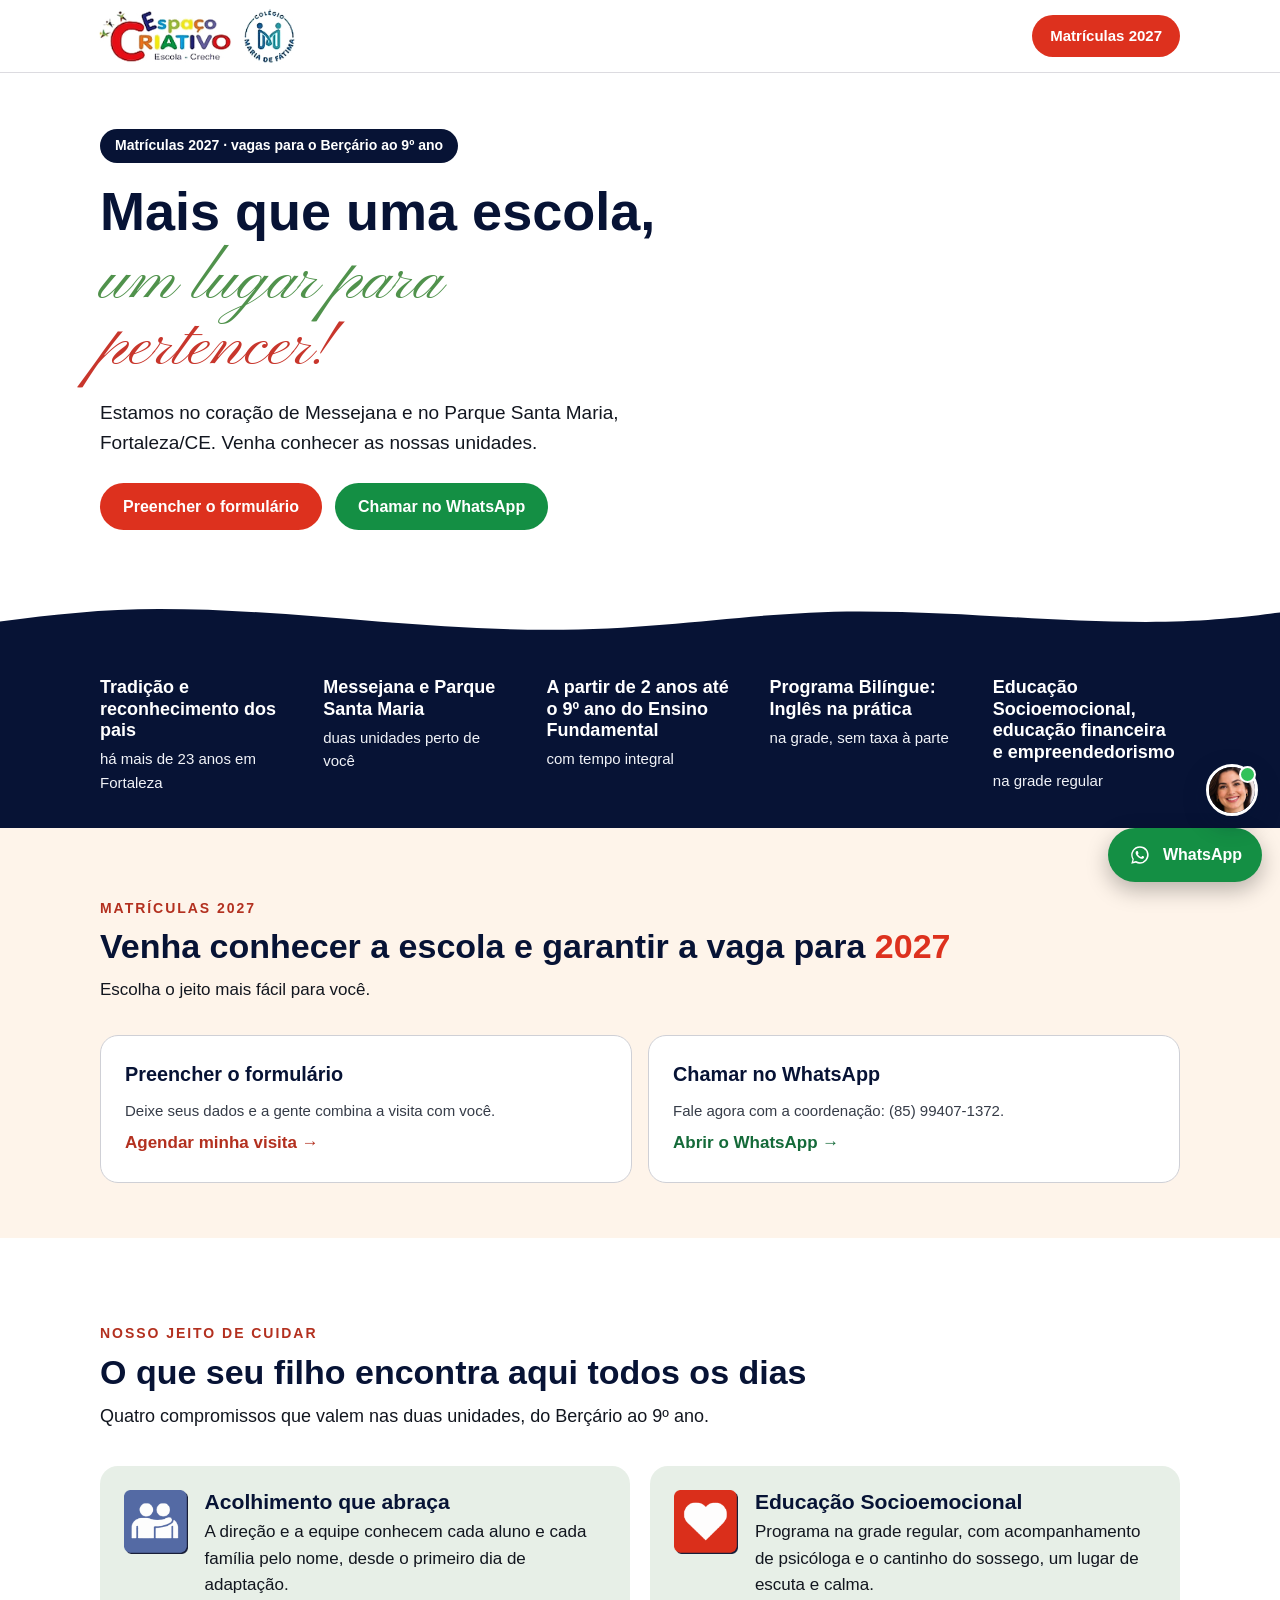
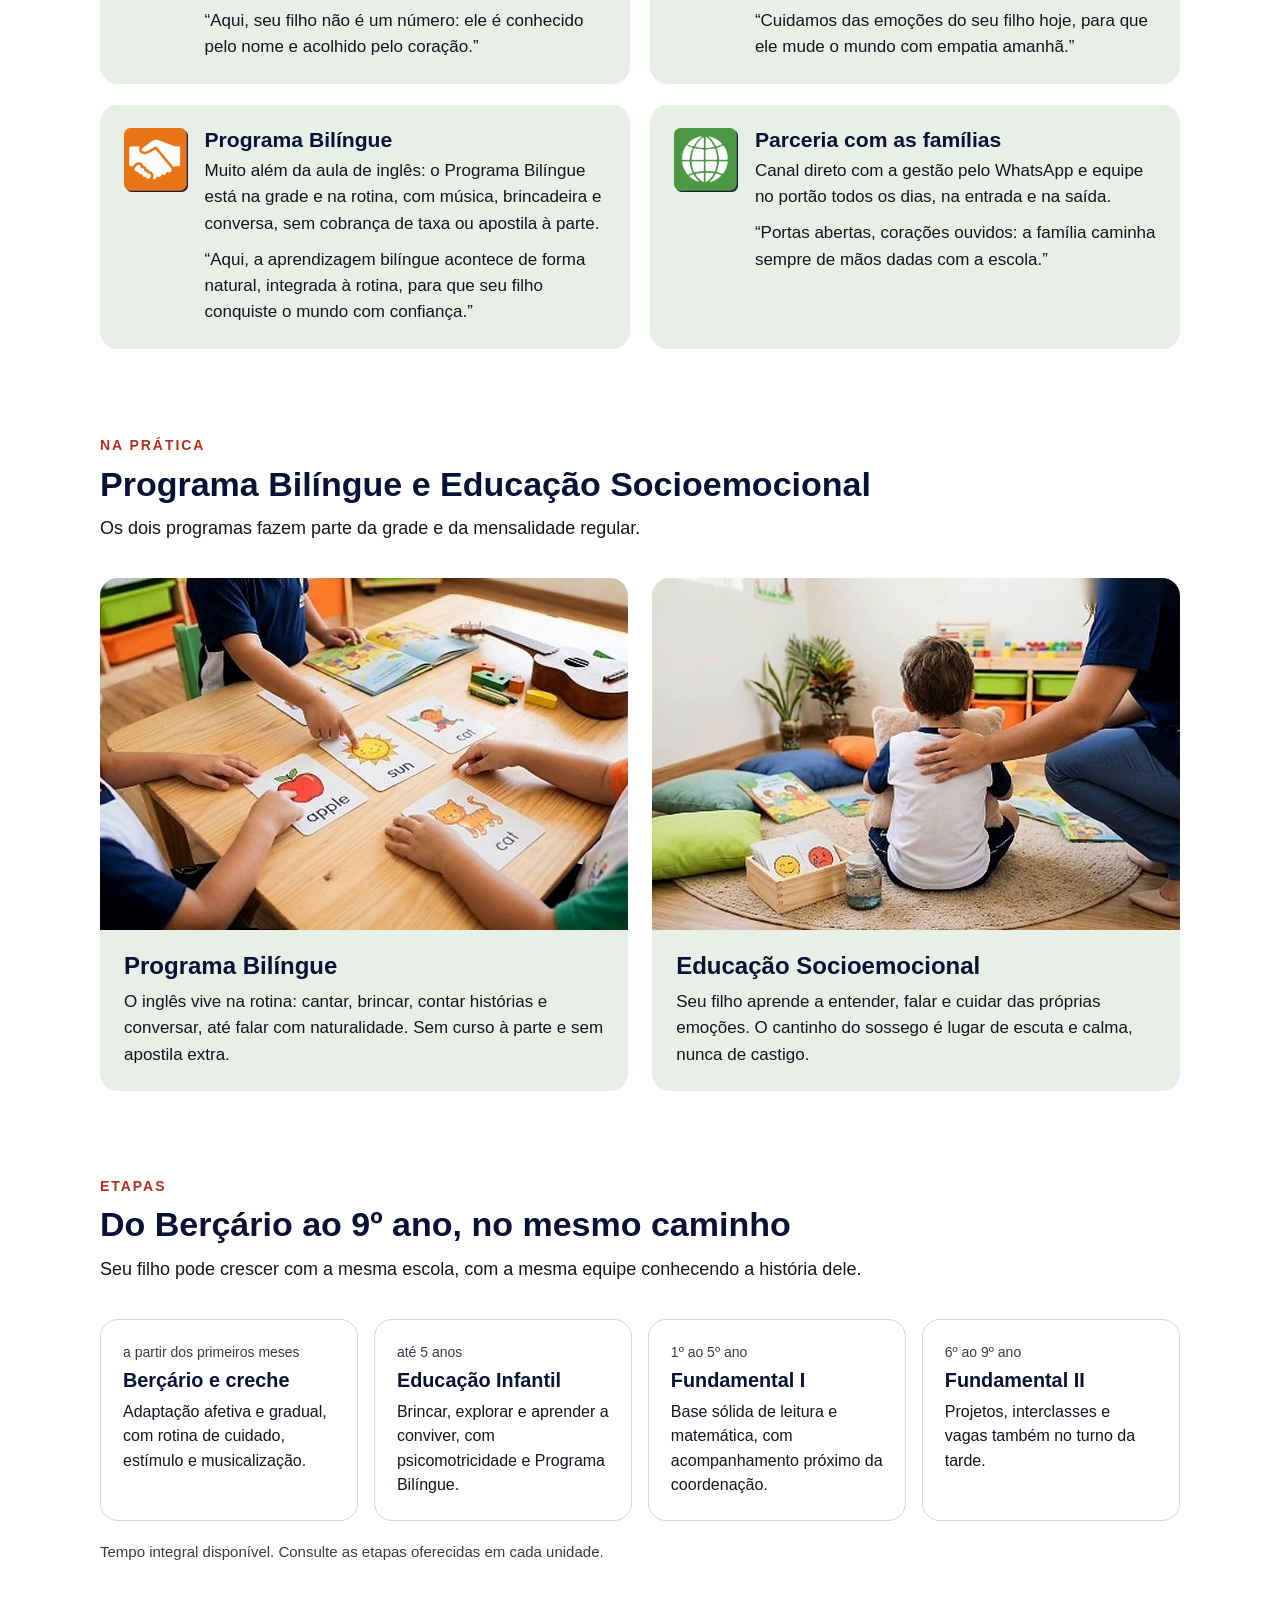
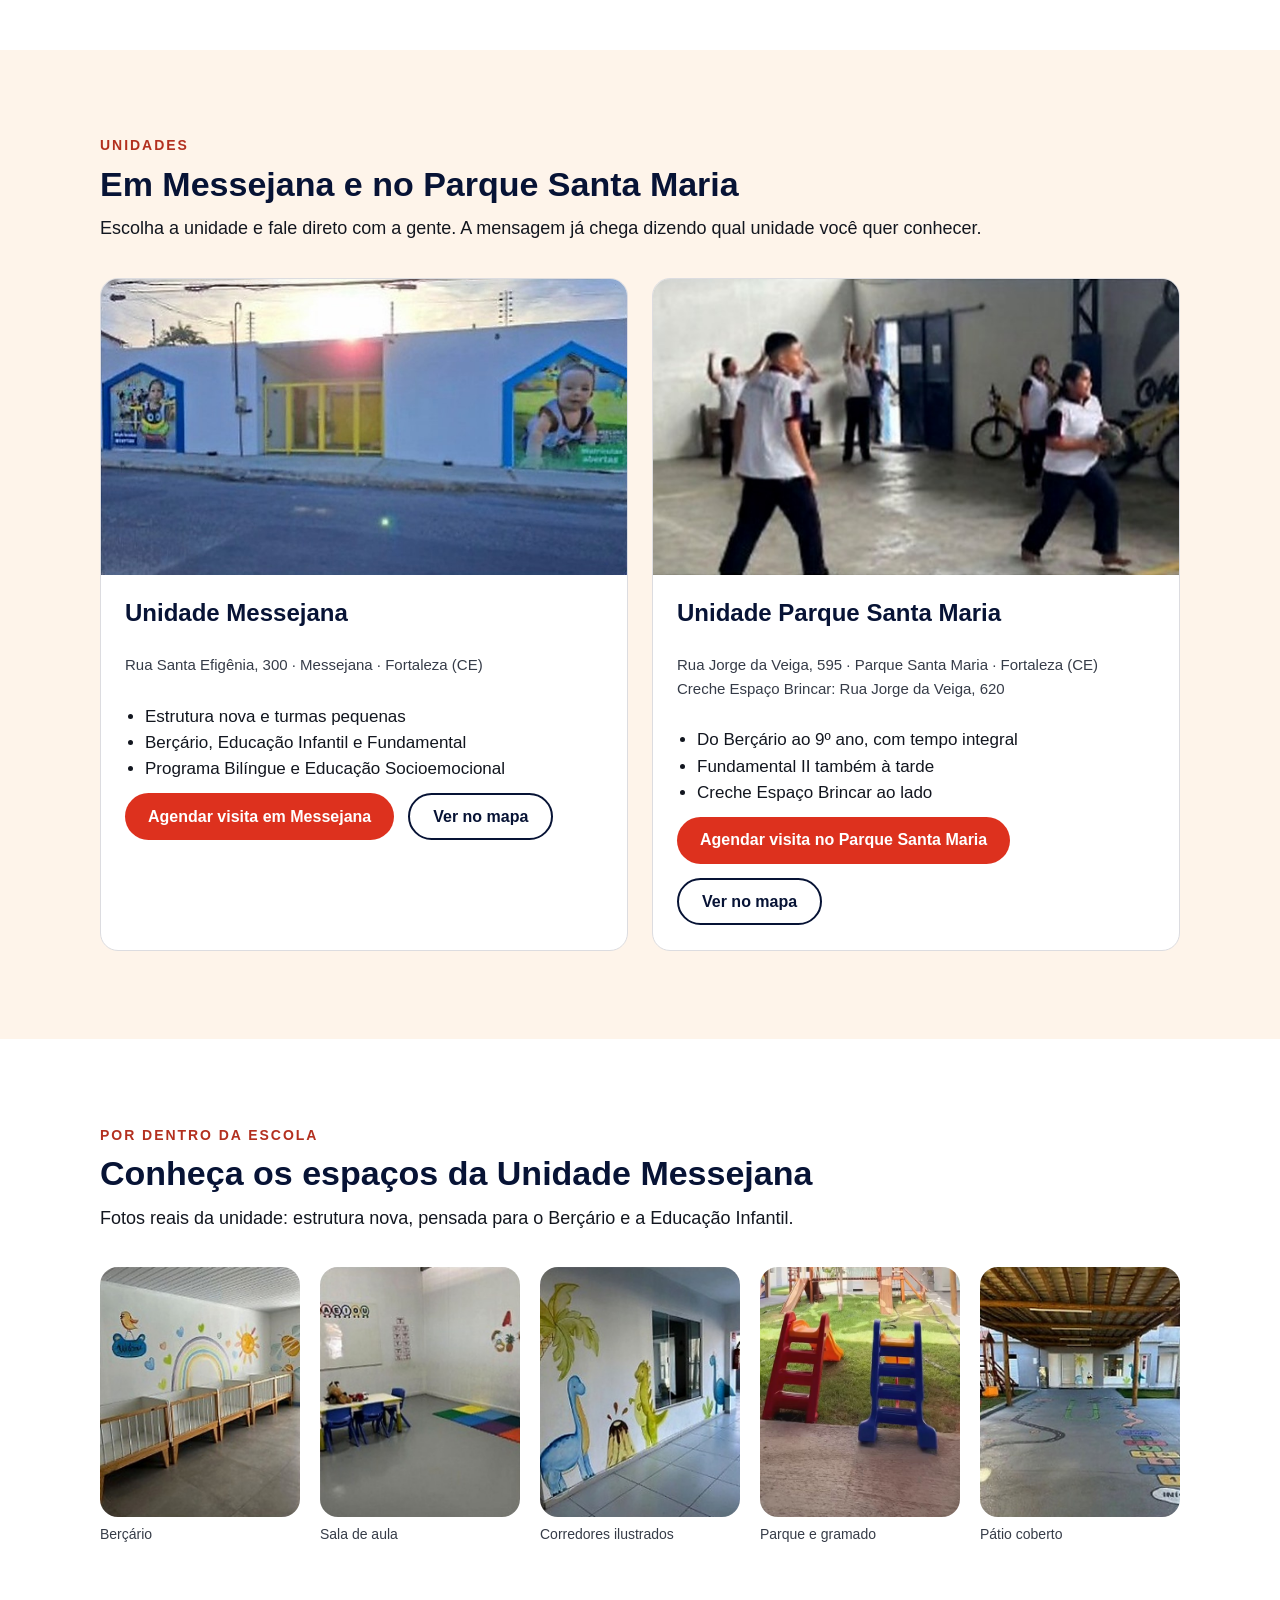
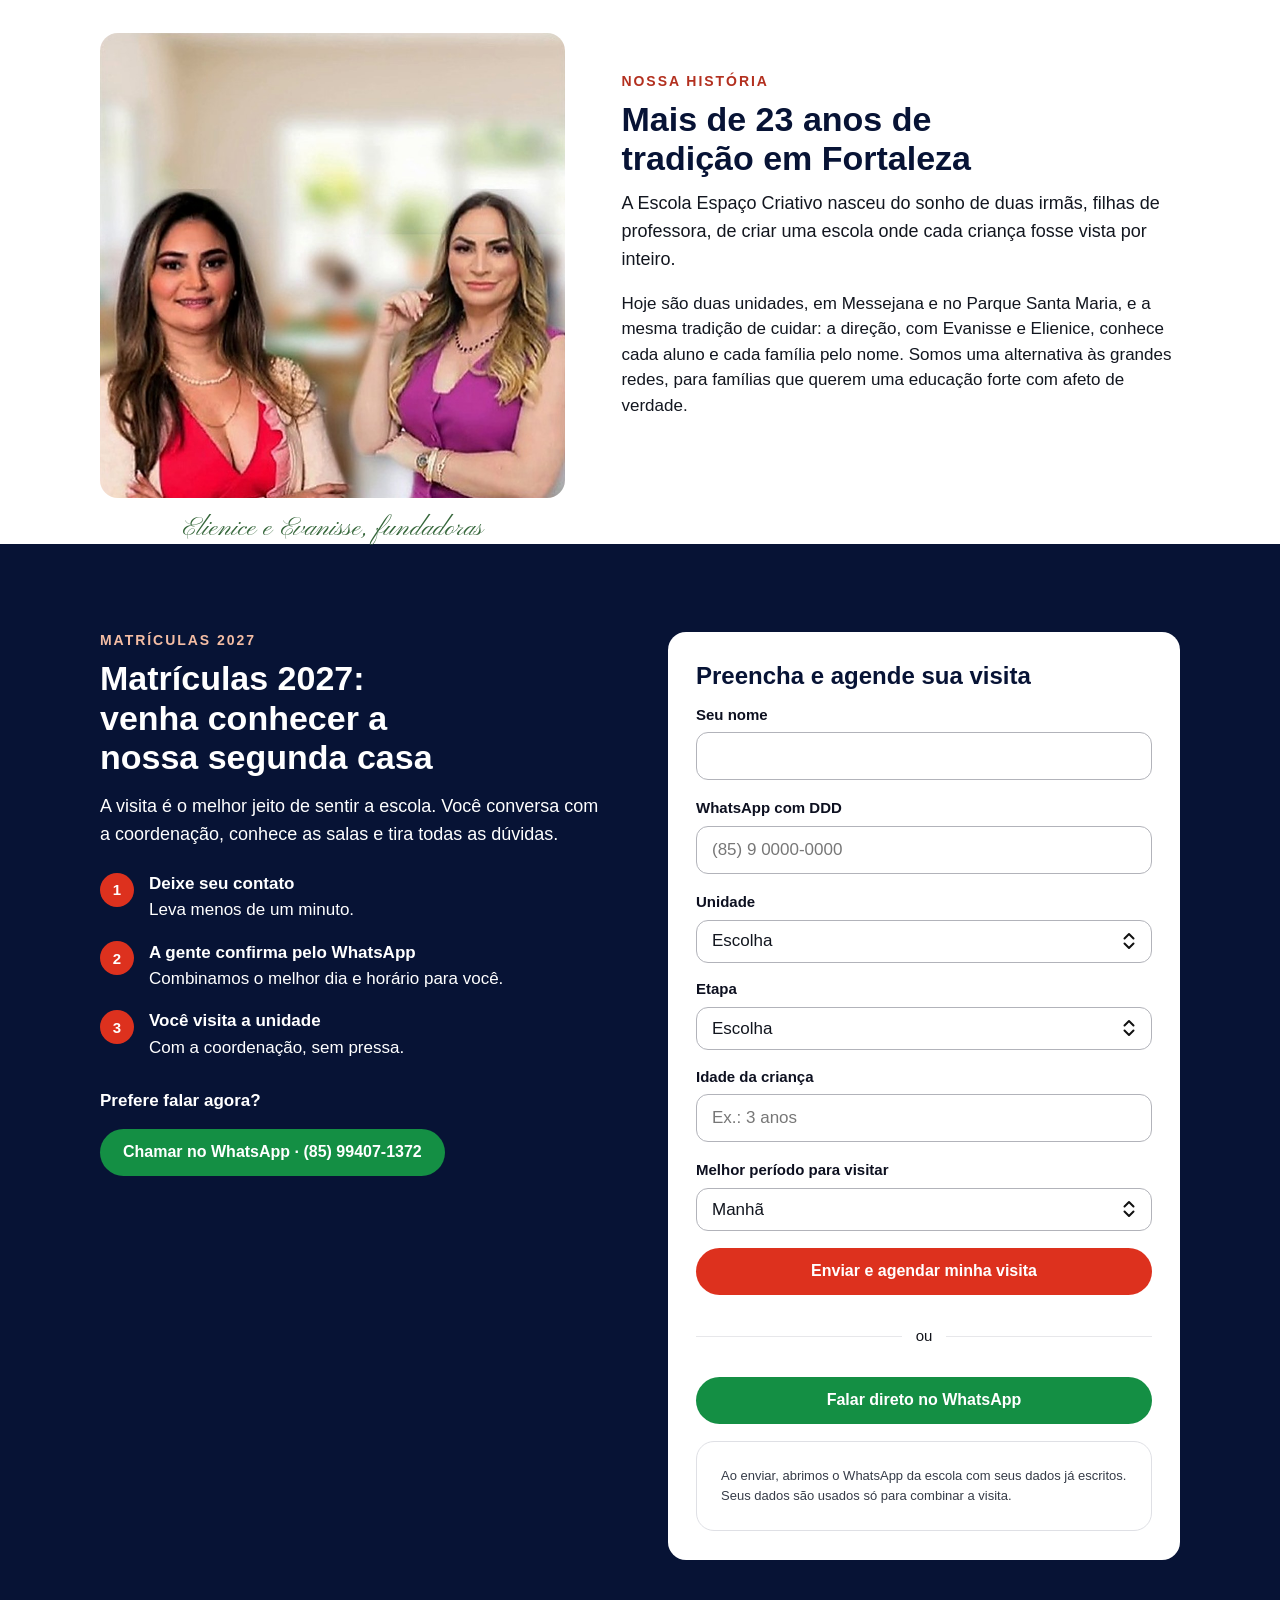
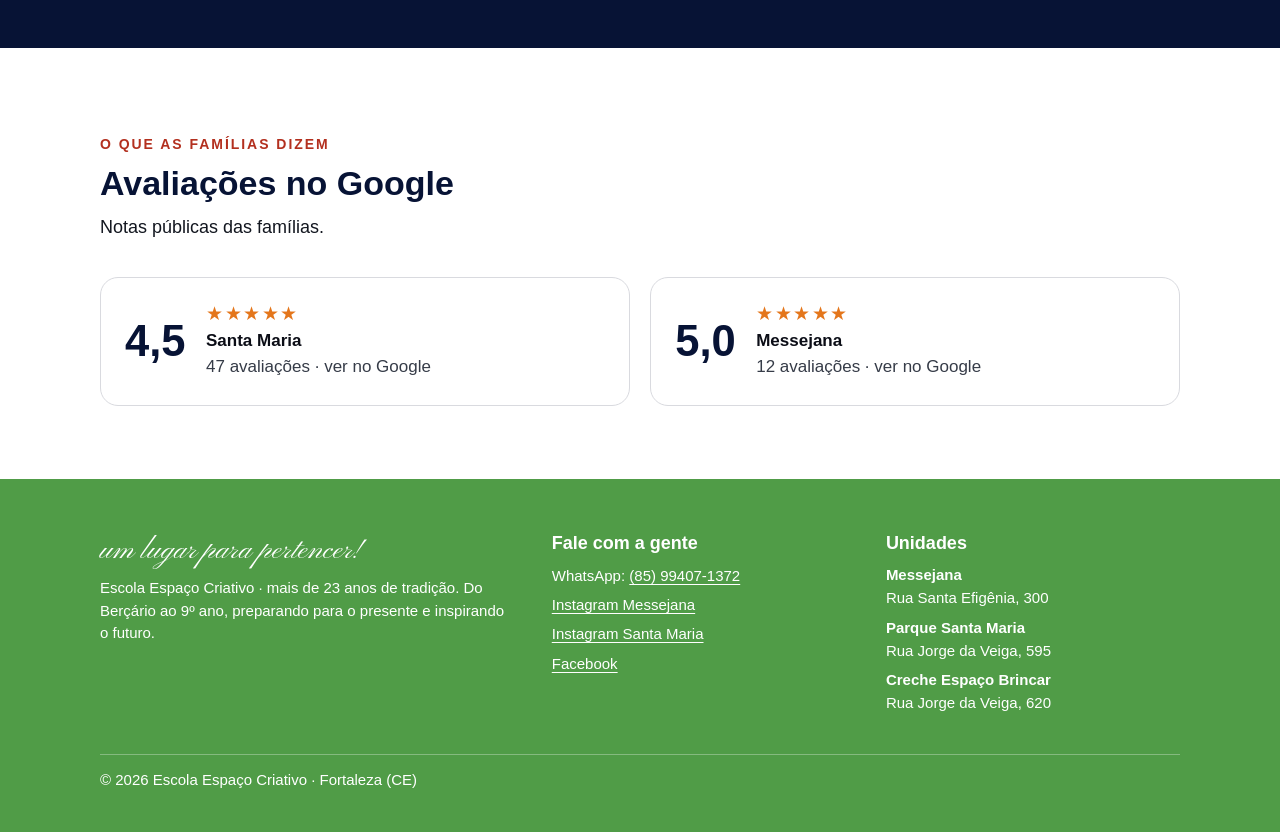
<file: index.html>
<!DOCTYPE html>
<html lang="pt-BR">
<head>
<meta charset="utf-8">
<meta name="viewport" content="width=device-width, initial-scale=1, viewport-fit=cover">
<title>Escola Espaço Criativo · Matrículas 2027</title>
<meta name="description" content="Escola Espaço Criativo em Messejana e no Parque Santa Maria, Fortaleza/CE. Do Berçário ao 9º ano, com Programa Bilíngue e Educação Socioemocional. Matrículas 2027.">
<meta name="theme-color" content="#ffffff">
<meta property="og:type" content="website">
<meta property="og:title" content="Escola Espaço Criativo · Mais que uma escola, um lugar para pertencer!">
<meta property="og:description" content="Matrículas 2027 · vagas para o Berçário ao 9º ano em Messejana e no Parque Santa Maria, Fortaleza/CE.">
<meta property="og:image" content="https://8rytdz8k66-cyber.github.io/catalogo-escolaespacocriativo/img/ref-messejana.jpg">
<meta property="og:url" content="https://8rytdz8k66-cyber.github.io/catalogo-escolaespacocriativo/">
<link rel="icon" href="img/logo.png">
<link rel="preload" href="img/logo-ec-ref.png" as="image">
<style>
@font-face{font-family:"EC Script";src:url(fonts/pinyon-script.woff) format("woff");font-display:swap}
@font-face{font-family:"EC Sans";src:url(fonts/ec-sans-400.woff) format("woff");font-weight:400;font-display:swap}
@font-face{font-family:"EC Sans";src:url(fonts/ec-sans-700.woff) format("woff");font-weight:700;font-display:swap}
:root{
  --navy:#071335; --red:#dd311e; --red-t:#b3301f; --green:#148f44; --green-t:#146a39;
  --script-g:#50924c; --script-r:#c8362c; --beige:#fef4ea; --sage:#e7efe7; --foot:#509c47;
  --text:#12161f; --muted:#363c48; --peach:#f4bda4;
  --sans:Arial,"EC Sans",Helvetica,sans-serif; --script:"Snell Roundhand","EC Script",cursive;
}
*{box-sizing:border-box;margin:0;padding:0}
html{scroll-behavior:smooth;-webkit-text-size-adjust:100%;scroll-padding-top:84px}
body{font-family:var(--sans);color:var(--text);background:#fff;line-height:1.5;-webkit-font-smoothing:antialiased;overflow-x:hidden}
img{display:block;max-width:100%;height:auto}
a{color:inherit}
h1,h2,h3{text-wrap:balance}
.wrap{max-width:1120px;margin:0 auto;padding:0 20px}
.eyebrow{display:block;font-size:14px;font-weight:700;letter-spacing:.14em;text-transform:uppercase;color:var(--red-t);line-height:1.2;margin-bottom:10.6px}
.h2{font-size:28px;line-height:1.16;color:var(--navy);font-weight:700}
.sub{font-size:18px;line-height:1.55;margin-top:11.1px}
.btn{display:inline-flex;align-items:center;justify-content:center;height:47px;padding:0 23px;border-radius:999px;font-weight:700;font-size:16px;line-height:1.5;text-decoration:none;color:#fff;border:0;cursor:pointer;font-family:inherit;text-align:left}
.btn.red{background:var(--red)} .btn.green{background:var(--green)}
.btn.line{background:#fff;color:var(--navy);border:2px solid var(--navy);padding:0 23px}
.btn:active{transform:translateY(1px)}
.btn:focus-visible,a:focus-visible,select:focus-visible,input:focus-visible,button:focus-visible{outline:3px solid #5b8def;outline-offset:2px}

/* Cabeçalho */
.topo{position:sticky;top:0;z-index:40;background:#fff;border-bottom:1px solid #dcdbe0}
.topo .wrap{height:72px;display:flex;align-items:center}
.topo .marcas{display:flex;align-items:center;gap:11px}
.topo .ec{height:54px;width:auto;margin-left:-1.6px}
.topo .mf{height:55.4px;width:auto}
.topo .cta{margin-left:auto;background:var(--red);color:#fff;font-weight:700;font-size:15px;line-height:1.15;padding:12.2px 18px;border-radius:999px;text-decoration:none;white-space:nowrap}

/* Topo da página */
.hero{padding:28px 0 0}
.pill{display:inline-block;background:var(--navy);color:#fff;font-weight:700;font-size:14px;line-height:1.25;padding:8px 15px;border-radius:999px}
.hero h1{font-size:33.6px;line-height:1.12;color:var(--navy);font-weight:700;margin-top:18.5px}
.hero h1 .s{display:block;font-family:var(--script);font-weight:400;font-size:44.8px;line-height:41px;white-space:nowrap}
.hero h1 .s1{color:var(--script-g);margin-top:7.9px}
.hero h1 .s2{color:var(--script-r)}
.hero .lead{font-size:19px;line-height:1.55;margin-top:17px}
.hero .ctas{display:flex;flex-wrap:wrap;gap:13px;margin-top:26.1px}
.onda{display:block;width:100%;height:22px;margin-top:79px}
.difs{background:var(--navy);color:#fff;padding:46.6px 0 33.3px;margin-top:-1px}
.difs ul{list-style:none;display:grid;grid-template-columns:1fr 1fr;column-gap:24px;row-gap:24.1px}
.difs b{display:block;font-size:18px;line-height:1.2}
.difs span{display:block;font-size:15px;line-height:1.57;margin-top:5.6px;color:#f1f3f8}

/* Matrículas */
.matr{background:var(--beige);padding:72px 0 55.8px}
.matr h2 em{font-style:normal;color:var(--red)}
.matr .sub{font-size:17px;margin-top:10.9px}
.cards2{display:grid;gap:16.1px;margin-top:31.2px}
.card{background:#fff;border:1px solid #cfd0d6;border-radius:18px;padding:26.5px 24px 25.9px}
.card h3{font-size:19.84px;line-height:1.25;color:var(--navy)}
.card p{font-size:15px;line-height:1.57;color:var(--muted);margin-top:11.5px}
.card .lnk{display:inline-block;margin-top:7.9px;font-weight:700;font-size:17px;line-height:1.5;text-decoration:none}
.lnk.r{color:var(--red-t)} .lnk.g{color:var(--green-t)}

/* Nosso jeito */
.cuidar{padding-top:86.9px}
.sages{display:grid;gap:20.8px;margin-top:35px}
.sage{background:var(--sage);border-radius:18px;padding:23.5px 24px 23.6px;display:grid;grid-template-columns:64px minmax(0,1fr);column-gap:16.5px;align-items:start}
.sage img{width:64px;height:64px}
.sage h3{font-size:21.12px;line-height:1.15;color:var(--navy)}
.sage p{font-size:17px;line-height:1.55;margin-top:5.4px}
.sage p+p{margin-top:9.6px}

/* Na prática */
.pratica{padding-top:87.8px}
.fotos2{display:grid;gap:24.4px;margin-top:35px}
.fcard{border-radius:18px;overflow:hidden;background:var(--sage)}
.fcard img{width:100%;aspect-ratio:3/2;object-fit:cover}
.fcard div{padding:22px 24px 23.4px}
.fcard h3{font-size:24px;line-height:1.2;color:var(--navy)}
.fcard p{font-size:17px;line-height:1.55;margin-top:8.2px}

/* Etapas */
.etapas{padding:86.6px 0 86.8px}
.ecards{display:grid;gap:15.7px;margin-top:35px}
.ecard{border:1px solid #d2d3d8;border-radius:18px;padding:23.25px 22px 22.75px;background:#fff}
.ecard small{display:block;font-size:14px;color:var(--muted);line-height:1.4}
.ecard h3{font-size:19.84px;line-height:1.25;color:var(--navy);margin-top:5.3px}
.ecard p{font-size:16px;line-height:1.53;margin-top:7.2px}
.nota{font-size:15px;line-height:1.55;color:var(--muted);margin-top:18.6px}

/* Unidades */
.unid{background:var(--beige);padding:87.1px 0 88px}
.ucards{display:grid;gap:24px;margin-top:35.3px}
.ucard{background:#fff;border:1px solid #dcdce0;border-radius:18px;overflow:hidden}
.ucard img{width:100%;aspect-ratio:16/9;object-fit:cover}
.ucard .in{padding:23.4px 24px 24.7px}
.ucard h3{font-size:24px;line-height:1.15;color:var(--navy)}
.ucard address{font-style:normal;font-size:15px;line-height:1.56;color:var(--muted);margin-top:27px}
.ucard ul{margin:27.3px 0 0 20px;font-size:17px;line-height:1.55}
.ucard .bts{display:flex;flex-wrap:wrap;gap:14.5px 14px;margin-top:10.3px}

/* Galeria */
.galeria{padding-top:88px}
.gal{display:grid;grid-template-columns:1fr 1fr;column-gap:14px;row-gap:15.75px;margin-top:34.2px}
.gal img{width:100%;aspect-ratio:4/5;object-fit:cover;border-radius:18px}
.gal figcaption{font-size:14px;color:var(--muted);margin-top:8.65px;line-height:1.4}

/* Fundadoras e história */
.fund{padding-top:96.95px}
.fund img{width:100%;aspect-ratio:1/1;object-fit:cover;border-radius:18px}
.fund figcaption{text-align:center;font-family:var(--script);color:#35663a;font-size:28px;line-height:30px;height:30px;margin-top:16.1px;white-space:nowrap}
.hist{padding:68.7px 0 86.6px}
.hist p{font-size:18px;line-height:1.55;margin-top:11.2px}
.hist p+p{font-size:17px;line-height:1.5;margin-top:17.2px}

/* Formulário */
.visita{background:var(--navy);color:#fff;padding:87.3px 0 88.3px}
.visita .eyebrow{color:var(--peach)}
.visita .h2{color:#fff}
.visita .sub{color:#fff;margin-top:15.6px}
.passos{list-style:none;margin-top:22.1px;display:grid;gap:16px}
.passos li{display:grid;grid-template-columns:34px 1fr;column-gap:15px;align-items:start}
.passos .n{width:34px;height:34px;border-radius:50%;background:var(--red);color:#fff;display:grid;place-items:center;font-weight:700;font-size:15px}
.passos li>div{padding-top:1.9px}
.passos b{display:block;font-size:17px;line-height:1.35}
.passos span{display:block;font-size:17px;line-height:1.55;margin-top:1.65px}
.agora{margin-top:27px}
.agora b{display:block;font-size:17px;line-height:1.5}
.agora .btn{margin-top:14.7px}
.form{background:#fff;color:var(--text);border-radius:18px;padding:29.9px 28px 29.4px;margin-top:48.3px}
.form h3{font-size:24px;line-height:1.17;color:var(--navy)}
.form label{display:block;font-size:15px;font-weight:700;line-height:1.3;color:#0d1020;margin-top:18.2px}
.form h3+label{margin-top:14.9px}
.form select+label{margin-top:16.6px}
.form input,.form select{display:block;width:100%;margin-top:8.3px;height:47.6px;border:1px solid #b2b3ba;border-radius:12px;background:#fff;font:inherit;font-size:17px;color:var(--text);padding:0 15px;-webkit-appearance:none;appearance:none}
.form select{height:43px;background:#fff url("data:image/svg+xml,%3Csvg xmlns='http://www.w3.org/2000/svg' width='12' height='18' viewBox='0 0 12 18'%3E%3Cpath d='M1.5 6.5 6 2l4.5 4.5M1.5 11.5 6 16l4.5-4.5' fill='none' stroke='%23111' stroke-width='2' stroke-linecap='round' stroke-linejoin='round'/%3E%3C/svg%3E") no-repeat right 16px center;padding-right:40px}
.form input::placeholder{color:#777;opacity:1}
.form input.err,.form select.err{border-color:var(--red);box-shadow:0 0 0 3px rgba(221,49,30,.15)}
.form .enviar{width:100%;margin-top:16.6px;justify-content:center}
.ou{display:flex;align-items:center;gap:14px;margin:30.5px 0 29.4px;color:#11131a;font-size:15px;line-height:1.5}
.ou::before,.ou::after{content:"";flex:1;height:1px;background:#e7e7ea}
.form .zap{width:100%;justify-content:center}
.aviso{border:1px solid #dfe0e5;border-radius:18px;padding:23.6px 24px;margin-top:17.3px;font-size:13px;line-height:1.55;color:var(--muted)}
.erro{color:var(--red);font-weight:700;font-size:15px;margin-top:12px}
.erro:empty{display:none}

/* Avaliações */
.aval{padding:88.1px 0 72.6px}
.notas{display:grid;gap:20.4px;margin-top:35px}
.nota-g{display:flex;align-items:center;gap:20px;border:1px solid #d9dadf;border-radius:18px;height:128.8px;padding:0 24px;text-decoration:none;color:inherit}
.nota-g .num{font-size:43.5px;font-weight:700;color:var(--navy);line-height:1;min-width:61px}
.nota-g .stars{display:block;color:#e4761b;font-size:19px;letter-spacing:1.5px;line-height:1}
.nota-g b{display:block;font-size:17px;line-height:1.3;margin-top:7px;color:#0b0d16}
.nota-g small{display:block;font-size:17px;line-height:1.4;color:var(--muted);margin-top:3px}

/* Rodapé */
.rodape{background:var(--foot);color:#fff;padding:54.7px 0 0}
.rodape .s{font-family:var(--script);font-size:31px;line-height:36px;height:36px;white-space:nowrap}
.rodape .s+p{font-size:15px;line-height:1.52;margin-top:7.5px}
.rodape h4{font-size:18px;line-height:1.2;margin-top:39.3px}
.rodape .u h4{margin-top:37.6px}
.rodape ul{list-style:none;margin-top:8.7px}
.rodape li{font-size:15px;line-height:1.55;margin-top:6.05px}
.rodape li:first-child{margin-top:0}
.rodape li a{text-decoration:underline;text-underline-offset:3px}
.rodape .u ul{margin-top:9.45px}
.rodape .u li{line-height:1.51;margin-top:7.2px}
.rodape .u li:first-child{margin-top:0}
.rodape .u b,.rodape .u span{display:block}
.copy{border-top:1px solid rgba(255,255,255,.3);margin-top:39.2px;padding:13.8px 0 40.8px;font-size:15px;line-height:1.52}

/* Botão flutuante e Eli */
.wa{position:fixed;right:18px;bottom:18px;z-index:45;display:flex;align-items:center;gap:12px;background:var(--green);color:#fff;text-decoration:none;font-weight:700;font-size:16px;height:54px;padding:0 20px 0 21px;border-radius:999px;box-shadow:0 8px 22px rgba(0,0,0,.28)}
.wa svg{width:22px;height:22px}
.eli-bot{position:fixed;right:22px;bottom:84px;z-index:45;width:52px;height:52px;border-radius:50%;border:3px solid #fff;padding:0;cursor:pointer;background:var(--navy);box-shadow:0 8px 22px rgba(7,19,53,.35)}
.eli-bot img{width:100%;height:100%;border-radius:50%;object-fit:cover}
.eli-bot::after{content:"";position:absolute;right:-1px;top:-1px;width:13px;height:13px;border-radius:50%;background:#33c25a;border:2px solid #fff}
.eli-bot[aria-expanded="true"]{display:none}
.eli-balao{position:fixed;right:84px;bottom:88px;z-index:44;max-width:220px;background:#fff;color:var(--text);border-radius:16px 16px 4px 16px;padding:10px 30px 10px 14px;box-shadow:0 10px 26px rgba(7,19,53,.22);font-size:14.5px;line-height:1.4}
.eli-balao b{color:var(--navy)}
.eli-balao button{position:absolute;top:4px;right:8px;border:0;background:none;color:#777;font-size:18px;cursor:pointer}
.eli{position:fixed;right:12px;bottom:12px;z-index:60;width:min(380px,calc(100vw - 24px));height:min(600px,calc(100vh - 24px));background:#fff;border-radius:22px;box-shadow:0 20px 60px rgba(7,19,53,.35);display:flex;flex-direction:column;overflow:hidden}
.eli[hidden],.eli-balao[hidden]{display:none}
@media (max-width:520px){.eli{right:0;bottom:0;width:100%;height:88vh;height:88dvh;border-radius:22px 22px 0 0}}
.eli-topo{display:flex;align-items:center;gap:10px;padding:12px 14px;background:var(--navy);color:#fff}
.eli-topo img{width:42px;height:42px;border-radius:50%;object-fit:cover;border:2px solid #fff;flex:none}
.eli-topo b{font-size:17px;display:block;line-height:1.1}
.eli-topo small{color:#c9cee0;font-size:12.5px}
.eli-topo button{margin-left:auto;border:0;background:rgba(255,255,255,.15);color:#fff;width:38px;height:38px;border-radius:50%;font-size:22px;cursor:pointer}
.eli-msgs{flex:1;overflow-y:auto;padding:14px;background:#f6f7f9;display:flex;flex-direction:column;gap:10px}
.eli-oi{display:flex;flex-direction:column;align-items:center;text-align:center;gap:6px;padding:6px 0 4px;color:var(--muted);font-size:13px}
.eli-oi img{width:84px;height:84px;border-radius:50%;object-fit:cover;object-position:center 20%;border:3px solid #fff;box-shadow:0 4px 14px rgba(7,19,53,.18)}
.eli-oi b{color:var(--navy);font-size:15px}
.msg{max-width:86%;padding:10px 13px;border-radius:16px;font-size:15px;line-height:1.45;white-space:pre-line}
.msg.eli-m{background:#fff;border:1px solid #e3e5ea;border-bottom-left-radius:4px;align-self:flex-start}
.msg.eu{background:var(--navy);color:#fff;border-bottom-right-radius:4px;align-self:flex-end}
.msg .acao{display:inline-block;margin-top:8px;background:var(--green);color:#fff;text-decoration:none;font-weight:700;font-size:14px;padding:7px 13px;border-radius:999px}
.digitando{display:inline-flex;gap:4px}.digitando i{width:7px;height:7px;border-radius:50%;background:#9aa0ad;animation:pisca 1s infinite}.digitando i:nth-child(2){animation-delay:.15s}.digitando i:nth-child(3){animation-delay:.3s}
@keyframes pisca{0%,80%,100%{opacity:.25}40%{opacity:1}}
.eli-chips{display:flex;gap:6px;overflow-x:auto;padding:10px 12px 4px;background:#fff;scrollbar-width:none}
.eli-chips::-webkit-scrollbar{display:none}
.eli-chips button{flex:none;border:1px solid #d5d9e2;background:#fff;color:var(--navy);border-radius:999px;padding:7px 12px;font:inherit;font-weight:700;font-size:13.5px;cursor:pointer}
.eli-form{display:flex;gap:8px;padding:10px 12px 12px;background:#fff}
.eli-form input{flex:1;min-width:0;font:inherit;font-size:16px;border:1px solid #c9ceda;border-radius:14px;padding:10px 12px}
.eli-form button{border:0;background:var(--navy);color:#fff;border-radius:14px;width:48px;cursor:pointer;font-size:19px}

/* Telas maiores */
@media (min-width:760px){
  .h2{font-size:34px}
  .hero{padding-top:56px}
  .hero h1{font-size:46px}
  .hero h1 .s{line-height:56px}
  .hero .lead{max-width:600px}
  .difs ul{grid-template-columns:repeat(3,1fr);column-gap:36px;row-gap:34px}
  .cards2,.fotos2,.ucards,.notas,.sages,.ecards{grid-template-columns:1fr 1fr}
  .gal{grid-template-columns:repeat(3,1fr);column-gap:20px;row-gap:26px}
  .fund-hist{display:grid;grid-template-columns:minmax(0,5fr) minmax(0,6fr);gap:56px;align-items:center}
  .fund{padding-top:88px}
  .hist{padding-top:88px}
  .visita .grid{display:grid;grid-template-columns:1fr 1fr;gap:56px;align-items:start}
  .visita .form{margin-top:0}
  .rodape .cols{display:grid;grid-template-columns:1.4fr 1fr 1fr;gap:40px}
  .rodape h4,.rodape .u h4{margin-top:0}
}
@media (min-width:1080px){
  .difs ul{grid-template-columns:repeat(5,1fr)}
  .ecards{grid-template-columns:repeat(4,1fr)}
  .gal{grid-template-columns:repeat(5,1fr)}
  .hero h1{font-size:54px}
  .hero h1 .s{line-height:66px}
}
@media (prefers-reduced-motion:reduce){html{scroll-behavior:auto}}
</style>
</head>
<body>
<header class="topo">
  <div class="wrap">
    <a class="marcas" href="#topo" aria-label="Escola Espaço Criativo, início">
      <img class="ec" src="img/logo-ec-ref.png" alt="Espaço Criativo Escola - Creche" width="341" height="138">
      <img class="mf" src="img/logo-mf-ref.png" alt="Colégio Maria de Fátima" width="135" height="141">
    </a>
    <a class="cta" href="#visita">Matrículas 2027</a>
  </div>
</header>

<main id="topo">
<section class="hero">
  <div class="wrap">
    <span class="pill">Matrículas 2027 · vagas para o Berçário ao 9º ano</span>
    <h1>Mais que uma escola, <span class="s s1" data-fit="219.8" data-base="33.6">um lugar para</span> <span class="s s2" data-fit="165.3" data-base="33.6">pertencer!</span></h1>
    <p class="lead">Estamos no coração de Messejana e no Parque Santa Maria, Fortaleza/CE. Venha conhecer as nossas unidades.</p>
    <div class="ctas">
      <a class="btn red" href="#visita">Preencher o formulário</a>
      <a class="btn green" data-zap="Olá! Vim pelo catálogo e quero conhecer a Escola Espaço Criativo." href="https://wa.me/5585994071372" target="_blank" rel="noopener">Chamar no WhatsApp</a>
    </div>
  </div>
  <svg class="onda" viewBox="0 0 402 22" preserveAspectRatio="none" aria-hidden="true"><path d="M0 12.5C17 5.5 32 0 50 0c42 0 79 20.8 122 20.8 39 0 64-18.4 98-18.4 33 0 58 10.5 90 10.5 18 0 30-4.6 42-9.4V22H0z" fill="#071335"/></svg>
  <div class="difs">
    <div class="wrap">
      <ul>
        <li><b>Tradição e reconhecimento dos pais</b><span>há mais de 23 anos em Fortaleza</span></li>
        <li><b>Messejana e Parque Santa Maria</b><span>duas unidades perto de você</span></li>
        <li><b>A partir de 2 anos até o 9º ano do Ensino Fundamental</b><span>com tempo integral</span></li>
        <li><b>Programa Bilíngue: Inglês na prática</b><span>na grade, sem taxa à parte</span></li>
        <li><b>Educação Socioemocional, educação financeira e empreendedorismo</b><span>na grade regular</span></li>
      </ul>
    </div>
  </div>
</section>

<section class="matr" id="matriculas">
  <div class="wrap">
    <span class="eyebrow">Matrículas 2027</span>
    <h2 class="h2">Venha conhecer a escola e garantir a vaga para <em>2027</em></h2>
    <p class="sub">Escolha o jeito mais fácil para você.</p>
    <div class="cards2">
      <article class="card">
        <h3>Preencher o formulário</h3>
        <p>Deixe seus dados e a gente combina a visita com você.</p>
        <a class="lnk r" href="#visita">Agendar minha visita →</a>
      </article>
      <article class="card">
        <h3>Chamar no WhatsApp</h3>
        <p>Fale agora com a coordenação: (85) 99407-1372.</p>
        <a class="lnk g" data-zap="Olá! Vim pelo catálogo e quero falar com a coordenação." href="https://wa.me/5585994071372" target="_blank" rel="noopener">Abrir o WhatsApp →</a>
      </article>
    </div>
  </div>
</section>

<section class="cuidar">
  <div class="wrap">
    <span class="eyebrow">Nosso jeito de cuidar</span>
    <h2 class="h2">O que seu filho encontra aqui todos os dias</h2>
    <p class="sub">Quatro compromissos que valem nas duas unidades, do Berçário ao 9º ano.</p>
    <div class="sages">
      <article class="sage"><img src="img/icon-acolhimento.png" alt="" width="64" height="64"><div><h3>Acolhimento que abraça</h3><p>A direção e a equipe conhecem cada aluno e cada família pelo nome, desde o primeiro dia de adaptação.</p><p>“Aqui, seu filho não é um número: ele é conhecido pelo nome e acolhido pelo coração.”</p></div></article>
      <article class="sage"><img src="img/icon-socioemocional.png" alt="" width="64" height="64"><div><h3>Educação Socioemocional</h3><p>Programa na grade regular, com acompanhamento de psicóloga e o cantinho do sossego, um lugar de escuta e calma.</p><p>“Cuidamos das emoções do seu filho hoje, para que ele mude o mundo com empatia amanhã.”</p></div></article>
      <article class="sage"><img src="img/icon-bilingue.png" alt="" width="64" height="64"><div><h3>Programa Bilíngue</h3><p>Muito além da aula de inglês: o Programa Bilíngue está na grade e na rotina, com música, brincadeira e conversa, sem cobrança de taxa ou apostila à parte.</p><p>“Aqui, a aprendizagem bilíngue acontece de forma natural, integrada à rotina, para que seu filho conquiste o mundo com confiança.”</p></div></article>
      <article class="sage"><img src="img/icon-parceria.png" alt="" width="64" height="64"><div><h3>Parceria com as famílias</h3><p>Canal direto com a gestão pelo WhatsApp e equipe no portão todos os dias, na entrada e na saída.</p><p>“Portas abertas, corações ouvidos: a família caminha sempre de mãos dadas com a escola.”</p></div></article>
    </div>
  </div>
</section>

<section class="pratica">
  <div class="wrap">
    <span class="eyebrow">Na prática</span>
    <h2 class="h2">Programa Bilíngue e Educação Socioemocional</h2>
    <p class="sub">Os dois programas fazem parte da grade e da mensalidade regular.</p>
    <div class="fotos2">
      <article class="fcard"><img src="img/ref-bilingue.jpg" alt="Crianças aprendendo inglês com cartões ilustrados" width="912" height="608" loading="lazy"><div><h3>Programa Bilíngue</h3><p>O inglês vive na rotina: cantar, brincar, contar histórias e conversar, até falar com naturalidade. Sem curso à parte e sem apostila extra.</p></div></article>
      <article class="fcard"><img src="img/ref-socioemocional.jpg" alt="Professora acolhendo uma criança no cantinho do sossego" width="912" height="608" loading="lazy"><div><h3>Educação Socioemocional</h3><p>Seu filho aprende a entender, falar e cuidar das próprias emoções. O cantinho do sossego é lugar de escuta e calma, nunca de castigo.</p></div></article>
    </div>
  </div>
</section>

<section class="etapas">
  <div class="wrap">
    <span class="eyebrow">Etapas</span>
    <h2 class="h2">Do Berçário ao 9º ano, no mesmo caminho</h2>
    <p class="sub">Seu filho pode crescer com a mesma escola, com a mesma equipe conhecendo a história dele.</p>
    <div class="ecards">
      <article class="ecard"><small>a partir dos primeiros meses</small><h3>Berçário e creche</h3><p>Adaptação afetiva e gradual, com rotina de cuidado, estímulo e musicalização.</p></article>
      <article class="ecard"><small>até 5 anos</small><h3>Educação Infantil</h3><p>Brincar, explorar e aprender a conviver, com psicomotricidade e Programa Bilíngue.</p></article>
      <article class="ecard"><small>1º ao 5º ano</small><h3>Fundamental I</h3><p>Base sólida de leitura e matemática, com acompanhamento próximo da coordenação.</p></article>
      <article class="ecard"><small>6º ao 9º ano</small><h3>Fundamental II</h3><p>Projetos, interclasses e vagas também no turno da tarde.</p></article>
    </div>
    <p class="nota">Tempo integral disponível. Consulte as etapas oferecidas em cada unidade.</p>
  </div>
</section>

<section class="unid" id="unidades">
  <div class="wrap">
    <span class="eyebrow">Unidades</span>
    <h2 class="h2">Em Messejana e no Parque Santa Maria</h2>
    <p class="sub">Escolha a unidade e fale direto com a gente. A mensagem já chega dizendo qual unidade você quer conhecer.</p>
    <div class="ucards">
      <article class="ucard">
        <img src="img/ref-messejana.jpg" alt="Fachada da unidade Messejana" width="912" height="513" loading="lazy">
        <div class="in">
          <h3>Unidade Messejana</h3>
          <address>Rua Santa Efigênia, 300 · Messejana · Fortaleza (CE)</address>
          <ul><li>Estrutura nova e turmas pequenas</li><li>Berçário, Educação Infantil e Fundamental</li><li>Programa Bilíngue e Educação Socioemocional</li></ul>
          <div class="bts">
            <a class="btn red" data-zap="Olá! Vim pelo catálogo e quero agendar uma visita na Unidade Messejana." href="https://wa.me/5585994071372" target="_blank" rel="noopener">Agendar visita em Messejana</a>
            <a class="btn line" href="https://maps.app.goo.gl/7UgxG8nRy4DjcvGP6" target="_blank" rel="noopener">Ver no mapa</a>
          </div>
        </div>
      </article>
      <article class="ucard">
        <img src="https://escolaespacocriativo.com/assets/img/simg(8).png" referrerpolicy="no-referrer" onerror="this.onerror=null;this.src='img/ref-santa-maria-parcial.jpg';this.style.objectPosition='center bottom'" alt="Alunos na quadra coberta da unidade Parque Santa Maria" width="912" height="513" loading="lazy">
        <div class="in">
          <h3>Unidade Parque Santa Maria</h3>
          <address>Rua Jorge da Veiga, 595 · Parque Santa Maria · Fortaleza (CE)<br>Creche Espaço Brincar: Rua Jorge da Veiga, 620</address>
          <ul><li>Do Berçário ao 9º ano, com tempo integral</li><li>Fundamental II também à tarde</li><li>Creche Espaço Brincar ao lado</li></ul>
          <div class="bts">
            <a class="btn red" data-zap="Olá! Vim pelo catálogo e quero agendar uma visita na Unidade Parque Santa Maria." href="https://wa.me/5585994071372" target="_blank" rel="noopener">Agendar visita no Parque Santa Maria</a>
            <a class="btn line" href="https://maps.google.com/?q=-3.858689,-38.501865" target="_blank" rel="noopener">Ver no mapa</a>
          </div>
        </div>
      </article>
    </div>
  </div>
</section>

<section class="galeria">
  <div class="wrap">
    <span class="eyebrow">Por dentro da escola</span>
    <h2 class="h2">Conheça os espaços da Unidade Messejana</h2>
    <p class="sub">Fotos reais da unidade: estrutura nova, pensada para o Berçário e a Educação Infantil.</p>
    <div class="gal">
      <figure><img src="img/ref-bercario.jpg" alt="Berçário com berços e parede pintada" width="440" height="550" loading="lazy"><figcaption>Berçário</figcaption></figure>
      <figure><img src="img/ref-sala.jpg" alt="Sala de aula com mesinhas e tapete colorido" width="440" height="550" loading="lazy"><figcaption>Sala de aula</figcaption></figure>
      <figure><img src="img/ref-corredores.jpg" alt="Corredor com dinossauros pintados na parede" width="440" height="550" loading="lazy"><figcaption>Corredores ilustrados</figcaption></figure>
      <figure><img src="https://escolaespacocriativo.com/assets/img/img(3).png" referrerpolicy="no-referrer" onerror="this.onerror=null;this.src='img/messejana-parque.jpg'" alt="Parque com gramado" width="440" height="550" loading="lazy"><figcaption>Parque e gramado</figcaption></figure>
      <figure><img src="img/ref-patio.jpg" alt="Pátio coberto com amarelinha pintada no chão" width="440" height="550" loading="lazy"><figcaption>Pátio coberto</figcaption></figure>
    </div>
  </div>
</section>

<div class="wrap fund-hist">
  <figure class="fund"><img src="img/ref-fundadoras.jpg" alt="Elienice e Evanisse, fundadoras da Escola Espaço Criativo" width="912" height="912" loading="lazy"><figcaption data-fit="294.0">Elienice e Evanisse, fundadoras</figcaption></figure>
  <section class="hist">
    <span class="eyebrow">Nossa história</span>
    <h2 class="h2">Mais de 23 anos de tradição em Fortaleza</h2>
    <p>A Escola Espaço Criativo nasceu do sonho de duas irmãs, filhas de professora, de criar uma escola onde cada criança fosse vista por inteiro.</p>
    <p>Hoje são duas unidades, em Messejana e no Parque Santa Maria, e a mesma tradição de cuidar: a direção, com Evanisse e Elienice, conhece cada aluno e cada família pelo nome. Somos uma alternativa às grandes redes, para famílias que querem uma educação forte com afeto de verdade.</p>
  </section>
</div>

<section class="visita" id="visita">
  <div class="wrap grid">
    <div>
      <span class="eyebrow">Matrículas 2027</span>
      <h2 class="h2">Matrículas 2027: venha conhecer a nossa segunda casa</h2>
      <p class="sub">A visita é o melhor jeito de sentir a escola. Você conversa com a coordenação, conhece as salas e tira todas as dúvidas.</p>
      <ol class="passos">
        <li><span class="n">1</span><div><b>Deixe seu contato</b><span>Leva menos de um minuto.</span></div></li>
        <li><span class="n">2</span><div><b>A gente confirma pelo WhatsApp</b><span>Combinamos o melhor dia e horário para você.</span></div></li>
        <li><span class="n">3</span><div><b>Você visita a unidade</b><span>Com a coordenação, sem pressa.</span></div></li>
      </ol>
      <div class="agora">
        <b>Prefere falar agora?</b>
        <a class="btn green" data-zap="Olá! Vim pelo catálogo e quero falar com a coordenação." href="https://wa.me/5585994071372" target="_blank" rel="noopener">Chamar no WhatsApp · (85) 99407-1372</a>
      </div>
    </div>
    <form class="form" id="form-visita" novalidate>
      <h3>Preencha e agende sua visita</h3>
      <label for="f-nome">Seu nome</label>
      <input id="f-nome" name="nome" type="text" autocomplete="name" required>
      <label for="f-zap">WhatsApp com DDD</label>
      <input id="f-zap" name="whatsapp" type="tel" inputmode="numeric" autocomplete="tel-national" placeholder="(85) 9 0000-0000" required>
      <label for="f-unid">Unidade</label>
      <select id="f-unid" name="unidade" required><option value="">Escolha</option><option>Messejana</option><option>Parque Santa Maria</option><option>Ainda não sei</option></select>
      <label for="f-etapa">Etapa</label>
      <select id="f-etapa" name="etapa" required><option value="">Escolha</option><option>Berçário / creche</option><option>Educação Infantil</option><option>Fundamental I (1º ao 5º)</option><option>Fundamental II (6º ao 9º)</option></select>
      <label for="f-idade">Idade da criança</label>
      <input id="f-idade" name="idade" type="text" placeholder="Ex.: 3 anos">
      <label for="f-per">Melhor período para visitar</label>
      <select id="f-per" name="periodo"><option>Manhã</option><option>Tarde</option></select>
      <p class="erro" id="f-erro" role="alert"></p>
      <button class="btn red enviar" type="submit">Enviar e agendar minha visita</button>
      <div class="ou">ou</div>
      <a class="btn green zap" data-zap="Olá! Vim pelo catálogo e quero falar com a coordenação." href="https://wa.me/5585994071372" target="_blank" rel="noopener">Falar direto no WhatsApp</a>
      <p class="aviso">Ao enviar, abrimos o WhatsApp da escola com seus dados já escritos. Seus dados são usados só para combinar a visita.</p>
    </form>
  </div>
</section>

<section class="aval">
  <div class="wrap">
    <span class="eyebrow">O que as famílias dizem</span>
    <h2 class="h2">Avaliações no Google</h2>
    <p class="sub">Notas públicas das famílias.</p>
    <div class="notas">
      <a class="nota-g" href="https://www.google.com/maps/search/?api=1&amp;query=Escola+Espa%C3%A7o+Criativo+Parque+Santa+Maria" target="_blank" rel="noopener"><span class="num">4,5</span><span><span class="stars" aria-label="4,5 de 5 estrelas">★★★★★</span><b>Santa Maria</b><small>47 avaliações · ver no Google</small></span></a>
      <a class="nota-g" href="https://www.google.com/maps/search/?api=1&amp;query=Escola+Espa%C3%A7o+Criativo+Messejana" target="_blank" rel="noopener"><span class="num">5,0</span><span><span class="stars" aria-label="5 de 5 estrelas">★★★★★</span><b>Messejana</b><small>12 avaliações · ver no Google</small></span></a>
    </div>
  </div>
</section>
</main>

<footer class="rodape">
  <div class="wrap">
    <div class="cols">
      <div>
        <p class="s" data-fit="270.1">um lugar para pertencer!</p>
        <p>Escola Espaço Criativo · mais de 23 anos de tradição. Do Berçário ao 9º ano, preparando para o presente e inspirando o futuro.</p>
      </div>
      <div>
        <h4>Fale com a gente</h4>
        <ul>
          <li>WhatsApp: <a href="https://wa.me/5585994071372" target="_blank" rel="noopener">(85) 99407-1372</a></li>
          <li><a href="https://www.instagram.com/eecmessejana/" target="_blank" rel="noopener">Instagram Messejana</a></li>
          <li><a href="https://www.instagram.com/criativoespaco_sm/" target="_blank" rel="noopener">Instagram Santa Maria</a></li>
          <li><a href="https://www.facebook.com/search/top?q=Escola%20Espa%C3%A7o%20Criativo%20Fortaleza" target="_blank" rel="noopener">Facebook</a></li>
        </ul>
      </div>
      <div class="u">
        <h4>Unidades</h4>
        <ul>
          <li><b>Messejana</b><span>Rua Santa Efigênia, 300</span></li>
          <li><b>Parque Santa Maria</b><span>Rua Jorge da Veiga, 595</span></li>
          <li><b>Creche Espaço Brincar</b><span>Rua Jorge da Veiga, 620</span></li>
        </ul>
      </div>
    </div>
    <p class="copy">© 2026 Escola Espaço Criativo · Fortaleza (CE)</p>
  </div>
</footer>

<a class="wa" data-zap="Olá! Vim pelo catálogo e quero falar com a Escola Espaço Criativo." href="https://wa.me/5585994071372" target="_blank" rel="noopener" aria-label="Falar no WhatsApp"><svg viewBox="0 0 32 32" aria-hidden="true"><path fill="#fff" d="M16 3.2A12.7 12.7 0 0 0 5.1 22.4L3.3 28.8l6.6-1.7A12.7 12.7 0 1 0 16 3.2zm0 23.2c-2 0-3.9-.5-5.6-1.5l-.4-.2-3.9 1 1-3.8-.3-.4A10.5 10.5 0 1 1 16 26.4zm5.8-7.9c-.3-.2-1.9-.9-2.2-1-.3-.1-.5-.2-.7.2l-1 1.2c-.2.2-.4.2-.7.1a8.6 8.6 0 0 1-4.3-3.7c-.3-.6.3-.5.9-1.7.1-.2 0-.4 0-.5l-1-2.4c-.3-.6-.5-.5-.7-.5h-.6c-.2 0-.5.1-.8.4-.3.3-1 1-1 2.5s1.1 2.9 1.2 3.1c.2.2 2.1 3.2 5.1 4.5 1.9.8 2.6.9 3.6.7.6-.1 1.9-.8 2.1-1.5.3-.7.3-1.4.2-1.5-.1-.2-.3-.3-.6-.4z"/></svg>WhatsApp</a>

<div class="eli-balao" id="eli-balao" hidden>Oi! Eu sou a <b>Eli</b> 😊 Posso tirar suas dúvidas sobre a escola?<button type="button" id="eli-balao-x" aria-label="Fechar aviso">×</button></div>
<button type="button" class="eli-bot" id="eli-abrir" aria-expanded="false" aria-controls="eli" aria-label="Falar com a Eli, assistente virtual"><img src="img/eli-avatar.jpg" alt="" width="56" height="56"></button>
<section class="eli" id="eli" role="dialog" aria-label="Conversa com a Eli" hidden>
  <div class="eli-topo"><img src="img/eli-avatar.jpg" alt="" width="42" height="42"><div><b>Eli</b><small>Assistente virtual · Espaço Criativo</small></div><button type="button" id="eli-fechar" aria-label="Fechar conversa">×</button></div>
  <div class="eli-msgs" id="eli-msgs" aria-live="polite"><div class="eli-oi"><img src="img/eli-retrato.jpg" alt="Eli, assistente virtual da Escola Espaço Criativo" width="84" height="84" loading="lazy"><b>Eli</b>Assistente virtual da Escola Espaço Criativo</div></div>
  <div class="eli-chips" id="eli-chips"></div>
  <form class="eli-form" id="eli-form"><input id="eli-txt" type="text" placeholder="Escreva sua dúvida…" autocomplete="off" aria-label="Sua mensagem"><button type="submit" aria-label="Enviar">➤</button></form>
</section>

<script>
(function(){
  /* Ajusta o tamanho das frases cursivas para a mesma largura do modelo (Snell Roundhand no iPhone; fonte reserva nos demais) */
  function fit(){
    var c=document.createElement('canvas').getContext('2d');
    document.querySelectorAll('[data-fit]').forEach(function(el){
      var k=1, base=parseFloat(el.dataset.base||0);
      if(base){k=parseFloat(getComputedStyle(el.parentNode).fontSize)/base;}
      c.font='100px '+getComputedStyle(el).fontFamily;
      var m=c.measureText(el.textContent.trim());
      var ink=(m.actualBoundingBoxLeft||0)+(m.actualBoundingBoxRight||m.width);
      if(!ink)return;
      el.style.fontSize=(100*parseFloat(el.dataset.fit)*k/ink).toFixed(2)+'px';
    });
  }
  var t; window.addEventListener('resize',function(){clearTimeout(t);t=setTimeout(fit,150);});
  fit();
  if(document.fonts&&document.fonts.ready)document.fonts.ready.then(fit);
})();
</script>
<script>
(function(){
  var ZAP='5585994071372', ZAP_TXT='(85) 99407-1372';
  var BASE=[{"id": "etapas", "chip": "Turmas e etapas", "chaves": ["etapa", "turma", "serie", "série", "ano", "infantil", "fundamental", "idade", "atende", "berçario", "bercario", "creche", "maternal"], "r": "Atendemos do Berçário ao 9º ano 😊 Na unidade Parque Santa Maria tem Berçário e creche, Educação Infantil, Fundamental I e Fundamental II (também à tarde). Na unidade Messejana tem Berçário, Educação Infantil e Fundamental I (até o 5º ano). As duas têm tempo integral. Quer agendar uma visita?", "acao": "form"}, {"id": "unidades", "chip": "Unidades e endereço", "chaves": ["endereço", "endereco", "onde fica", "localiza", "mapa", "chegar", "rua", "unidade", "messejana", "santa maria"], "r": "Temos duas unidades 📍 Messejana: Rua Santa Efigênia, 300 (Colégio Maria de Fátima, estrutura nova e turmas pequenas). Parque Santa Maria: Rua Jorge da Veiga, 595, com a Creche Espaço Brincar ao lado, na Rua Jorge da Veiga, 620. Os botões \"Ver no mapa\" estão na parte Unidades.", "acao": "mapa"}, {"id": "integral", "chip": "Tempo integral", "chaves": ["integral", "contraturno", "tarde", "dia todo", "horario", "horário", "diaria", "diária", "meio periodo", "meio período"], "r": "Temos sim, nas duas unidades! O tempo integral amplia o dia da criança com acompanhamento das atividades escolares, brincadeiras, convivência e cuidado. No berçário há integral e meio período. Os horários de cada turma a coordenação confirma pelo WhatsApp (85) 99407-1372."}, {"id": "bilingue", "chip": "Programa Bilíngue", "chaves": ["bilingue", "bilíngue", "ingles", "inglês", "idioma", "english"], "r": "O Programa Bilíngue está na grade e na rotina! As crianças cantam, brincam, ouvem histórias e conversam em inglês até falar com naturalidade. Faz parte da mensalidade regular, sem taxa nem apostila à parte 🌎"}, {"id": "socio", "chip": "Socioemocional", "chaves": ["socioemocional", "emoc", "psicolog", "sossego", "comportamento", "empreendedor", "financeira"], "r": "A Educação Socioemocional está na grade regular, com acompanhamento de psicóloga. Temos o cantinho do sossego, lugar de escuta e calma, nunca de castigo 💛 A grade também tem educação financeira e empreendedorismo."}, {"id": "visita", "chip": "Agendar visita", "chaves": ["visita", "conhecer", "agendar", "ir ai", "ir aí", "marcar"], "r": "Que alegria! A visita é o melhor jeito de sentir a escola. É só preencher o formulário aqui no site, escolher a unidade, e a gente confirma pelo WhatsApp 😊", "acao": "form"}, {"id": "matricula", "chip": "Matrícula 2027", "chaves": ["matricula", "matrícula", "vaga", "2027", "inscri", "documento", "papel"], "r": "As matrículas 2027 estão abertas! Para novos alunos a escola costuma pedir fotos 3x4, pasta escolar, cópia do registro da criança, RG e CPF dos responsáveis, comprovante de residência, cartão de vacina e declaração da escola anterior. A coordenação confirma tudo pelo WhatsApp (85) 99407-1372."}, {"id": "valores", "chip": "Valores", "chaves": ["valor", "preço", "preco", "mensalidade", "quanto custa", "custa", "pagar", "desconto", "material", "fardamento", "farda", "uniforme"], "r": "Os valores de mensalidade, material e fardamento quem passa é a nossa coordenação, certinho para a turma e a unidade do seu filho 😊 E tem condição especial para irmãos! Toque no botão e fale com a gente no WhatsApp.", "acao": "zap"}, {"id": "historia", "chip": "Nossa história", "chaves": ["historia", "história", "fundad", "dona", "elienice", "evanisse", "quem criou", "anos"], "r": "A Espaço Criativo nasceu em 2002, do sonho de duas irmãs, filhas de professora: Elienice e Evanisse. Começou numa casa adaptada no Parque Santa Maria, com quatro salas, e hoje são duas unidades e mais de 23 anos de tradição em Fortaleza 💙"}, {"id": "seguranca", "chip": "Cuidado no dia a dia", "chaves": ["segur", "portao", "portão", "entrada", "saida", "saída", "adapta", "cuidado", "familia", "família", "comunica", "agenda"], "r": "A família caminha de mãos dadas com a escola: canal direto com a gestão pelo WhatsApp e equipe no portão todos os dias, na entrada e na saída. A adaptação é afetiva e gradual, no tempo de cada criança."}, {"id": "avaliacoes", "chip": "Avaliações", "chaves": ["avalia", "nota", "google", "opini", "recomenda", "boa escola"], "r": "No Google, a unidade Messejana tem nota 5,0 ⭐ (12 avaliações) e a Parque Santa Maria tem 4,5 ⭐ (47 avaliações). Os links estão lá embaixo na página!"}, {"id": "extras", "chip": "Atividades extras", "chaves": ["extra", "ballet", "balé", "futsal", "futebol", "jiu", "luta", "esporte", "dança", "interclass"], "r": "No Fundamental II tem projetos e interclasses. Sobre atividades extras como ballet, futsal e jiu-jitsu, a coordenação confirma as turmas de 2027 pelo WhatsApp (85) 99407-1372 😊"}];
  function so(v){return (v||'').replace(/\D/g,'');}
  function masc(v){v=so(v).slice(0,11);if(v.length<=2)return v.length?'('+v:'';if(v.length<=3)return '('+v.slice(0,2)+') '+v.slice(2);if(v.length<=7)return '('+v.slice(0,2)+') '+v.slice(2,3)+' '+v.slice(3);return '('+v.slice(0,2)+') '+v.slice(2,3)+' '+v.slice(3,7)+'-'+v.slice(7);}
  function telOk(v){var d=so(v);return d.length===11&&d[2]==='9';}
  function zap(txt){return 'https://wa.me/'+ZAP+'?text='+encodeURIComponent(txt);}
  document.querySelectorAll('[data-zap]').forEach(function(a){a.href=zap(a.dataset.zap);});

  /* Formulário */
  var f=document.getElementById('form-visita'), z=document.getElementById('f-zap'), er=document.getElementById('f-erro');
  z.addEventListener('input',function(){this.value=masc(this.value);});
  f.querySelectorAll('input,select').forEach(function(el){el.addEventListener('input',function(){el.classList.remove('err');});el.addEventListener('change',function(){el.classList.remove('err');});});
  f.addEventListener('submit',function(e){
    e.preventDefault();
    var nome=document.getElementById('f-nome'), unid=document.getElementById('f-unid'), etapa=document.getElementById('f-etapa'),
        idade=document.getElementById('f-idade'), per=document.getElementById('f-per');
    var falta=[], prim=null;
    function marca(el,txt){el.classList.add('err');falta.push(txt);if(!prim)prim=el;}
    if(nome.value.trim().length<2)marca(nome,'seu nome');
    if(!telOk(z.value))marca(z,'um WhatsApp com DDD');
    if(unid&&!unid.value)marca(unid,'a unidade');
    if(!etapa.value)marca(etapa,'a etapa');
    if(falta.length){er.textContent='Falta preencher: '+falta.join(', ')+'.';prim.focus();return;}
    er.textContent='';
    var m=['Olá! Vim pelo catálogo e quero agendar uma visita.','','*Nome:* '+nome.value.trim(),'*WhatsApp:* '+z.value,'*Unidade:* '+(unid?unid.value:f.dataset.unidade),'*Etapa:* '+etapa.value];
    if(idade.value.trim())m.push('*Idade da criança:* '+idade.value.trim());
    m.push('*Melhor período para visitar:* '+per.value);
    var url=zap(m.join('\n'));
    var w=window.open(url,'_blank','noopener'); if(!w)location.href=url;
  });

  /* Eli */
  var abrir=document.getElementById('eli-abrir'), caixa=document.getElementById('eli'), msgs=document.getElementById('eli-msgs'),
      chips=document.getElementById('eli-chips'), form=document.getElementById('eli-form'), txt=document.getElementById('eli-txt'),
      balao=document.getElementById('eli-balao'), iniciou=false;
  function norm(s){return (s||'').toLowerCase().normalize('NFD').replace(/[̀-ͯ]/g,'');}
  function rolar(){msgs.scrollTop=msgs.scrollHeight;}
  function bolha(quem,texto,acao){
    var d=document.createElement('div'); d.className='msg '+(quem==='eu'?'eu':'eli-m'); d.textContent=texto;
    if(acao){var a=document.createElement('a'); a.className='acao';
      if(acao==='zap'){a.href=zap('Olá! Vim pelo catálogo da Escola Espaço Criativo e gostaria de mais informações para 2027.');a.target='_blank';a.rel='noopener';a.textContent='Falar no WhatsApp';}
      else if(acao==='form'){a.href='#visita';a.textContent='Agendar minha visita';a.addEventListener('click',fechar);}
      else if(acao==='mapa'){a.href='#unidades';a.textContent='Ver as unidades';a.addEventListener('click',fechar);}
      d.appendChild(document.createElement('br'));d.appendChild(a);}
    msgs.appendChild(d); rolar();
  }
  function eliDiz(texto,acao){
    var t=document.createElement('div'); t.className='msg eli-m'; t.innerHTML='<span class="digitando" aria-label="Eli está digitando"><i></i><i></i><i></i></span>';
    msgs.appendChild(t); rolar();
    setTimeout(function(){t.remove(); bolha('eli',texto,acao);}, Math.min(1200, 450+texto.length*4));
  }
  function responder(p){
    var n=norm(p);
    if(/^(oi|ola|bom dia|boa tarde|boa noite|e ai|hey)\b/.test(n)&&n.length<25){eliDiz('Oi! Que bom te ver por aqui 😊 Me conta, qual é a sua dúvida? Você pode escrever ou tocar num dos assuntos abaixo.');return;}
    if(/(obrigad|valeu|brigad)/.test(n)){eliDiz('Imagina! Foi um prazer ajudar 💙 Se quiser, a nossa coordenação te recebe para uma visita. Até breve!','form');return;}
    if(/(atendente|humano|pessoa|coordena|falar com|whats|telefone|contato|ligar)/.test(n)){eliDiz('Claro! A nossa coordenação te atende pelo WhatsApp '+ZAP_TXT+'. É só tocar no botão 😊','zap');return;}
    var melhor=null, pts=0;
    BASE.forEach(function(it){var s=0; it.chaves.forEach(function(k){if(n.indexOf(norm(k))>-1)s+=k.length;}); if(s>pts){pts=s;melhor=it;}});
    if(melhor){eliDiz(melhor.r,melhor.acao);return;}
    eliDiz('Hmm, essa eu ainda não sei responder 😅 Mas a nossa coordenação te ajuda rapidinho pelo WhatsApp!','zap');
  }
  function enviar(p){if(!p.trim())return; bolha('eu',p); responder(p);}
  BASE.forEach(function(it){var b=document.createElement('button');b.type='button';b.textContent=it.chip;b.addEventListener('click',function(){bolha('eu',it.chip);eliDiz(it.r,it.acao);});chips.appendChild(b);});
  function abre(){caixa.hidden=false;abrir.setAttribute('aria-expanded','true');balao.hidden=true;
    if(!iniciou){iniciou=true;eliDiz('Oi! Eu sou a Eli, a assistente virtual da Escola Espaço Criativo 😊 Posso te ajudar com turmas, unidades, Programa Bilíngue, visita e matrícula 2027. Como posso ajudar?');}
    setTimeout(function(){txt.focus();},300);}
  function fechar(){caixa.hidden=true;abrir.setAttribute('aria-expanded','false');abrir.focus();}
  abrir.addEventListener('click',abre); document.getElementById('eli-fechar').addEventListener('click',fechar);
  document.addEventListener('keydown',function(e){if(e.key==='Escape'&&!caixa.hidden)fechar();});
  form.addEventListener('submit',function(e){e.preventDefault();var v=txt.value;txt.value='';enviar(v);});
  document.getElementById('eli-balao-x').addEventListener('click',function(){balao.hidden=true;});
  setTimeout(function(){if(caixa.hidden&&!iniciou)balao.hidden=false;},6000);
})();
</script>
</body>
</html>
</file>
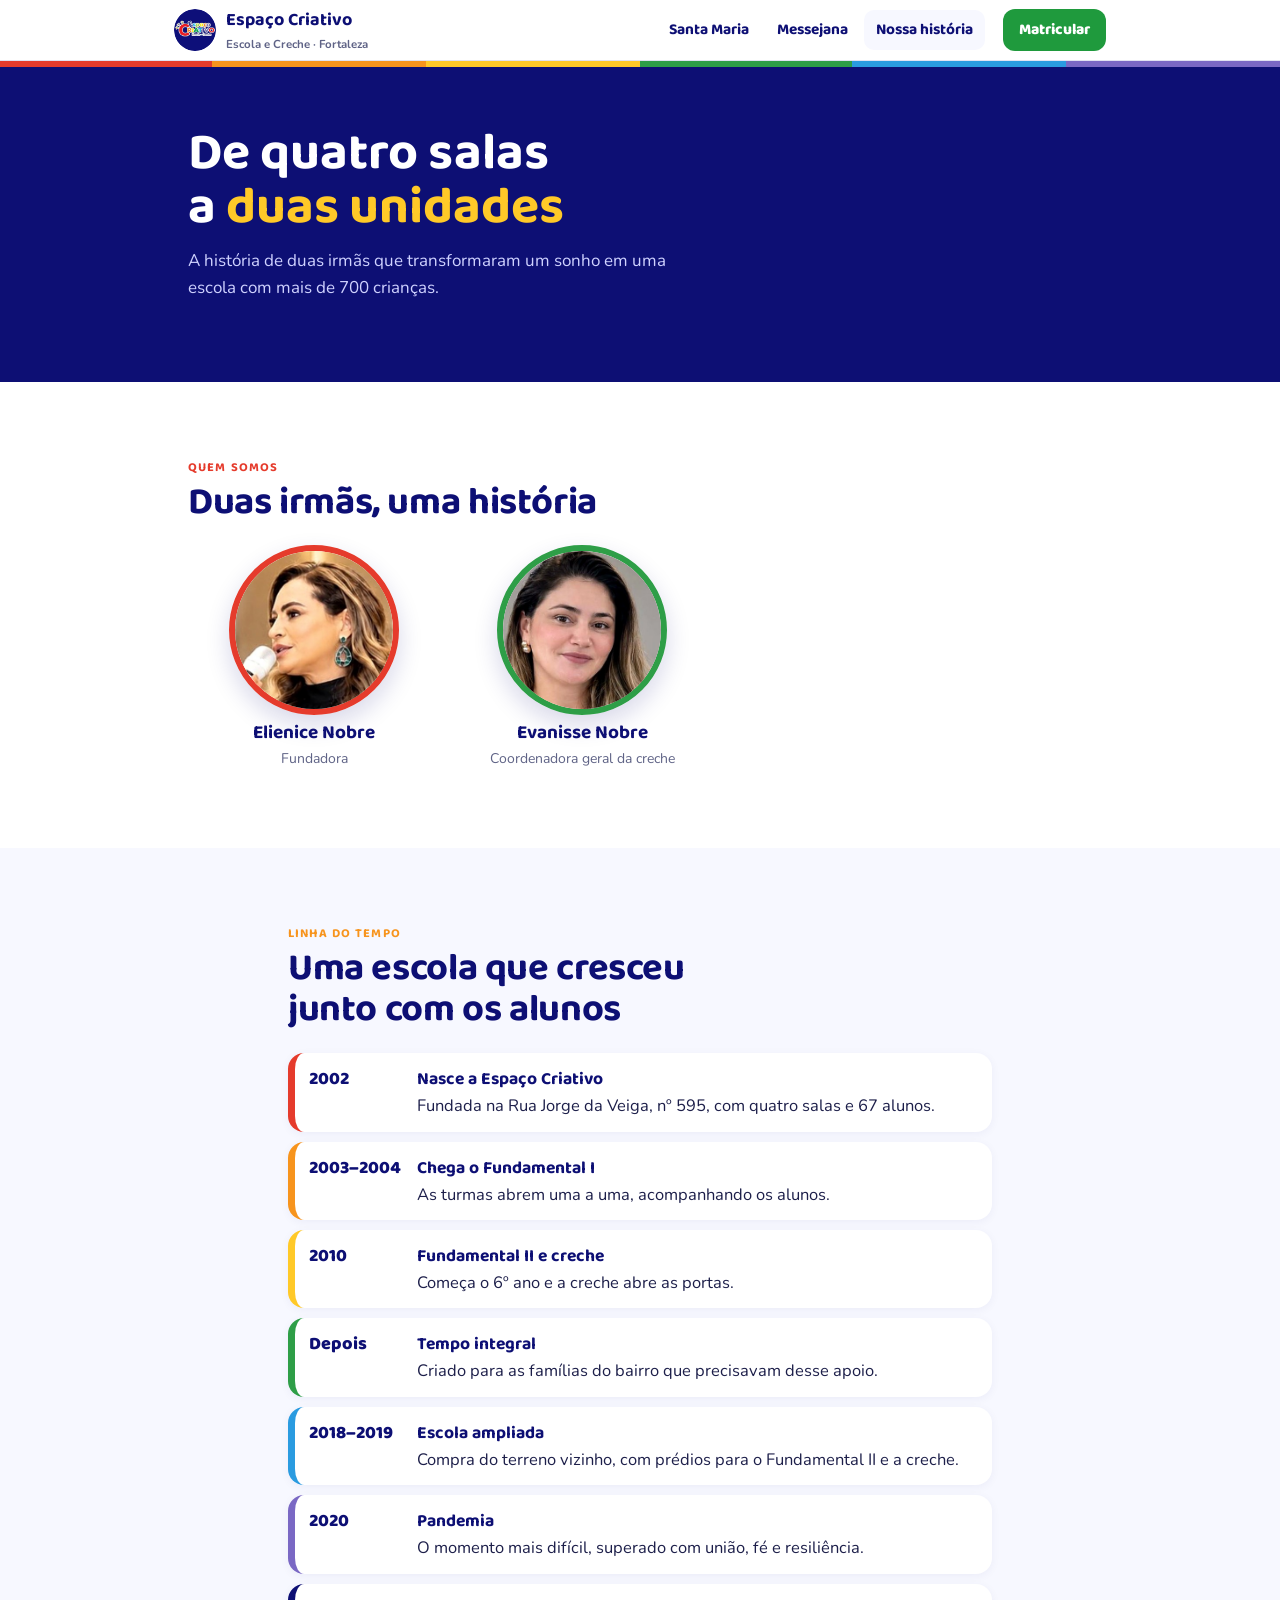
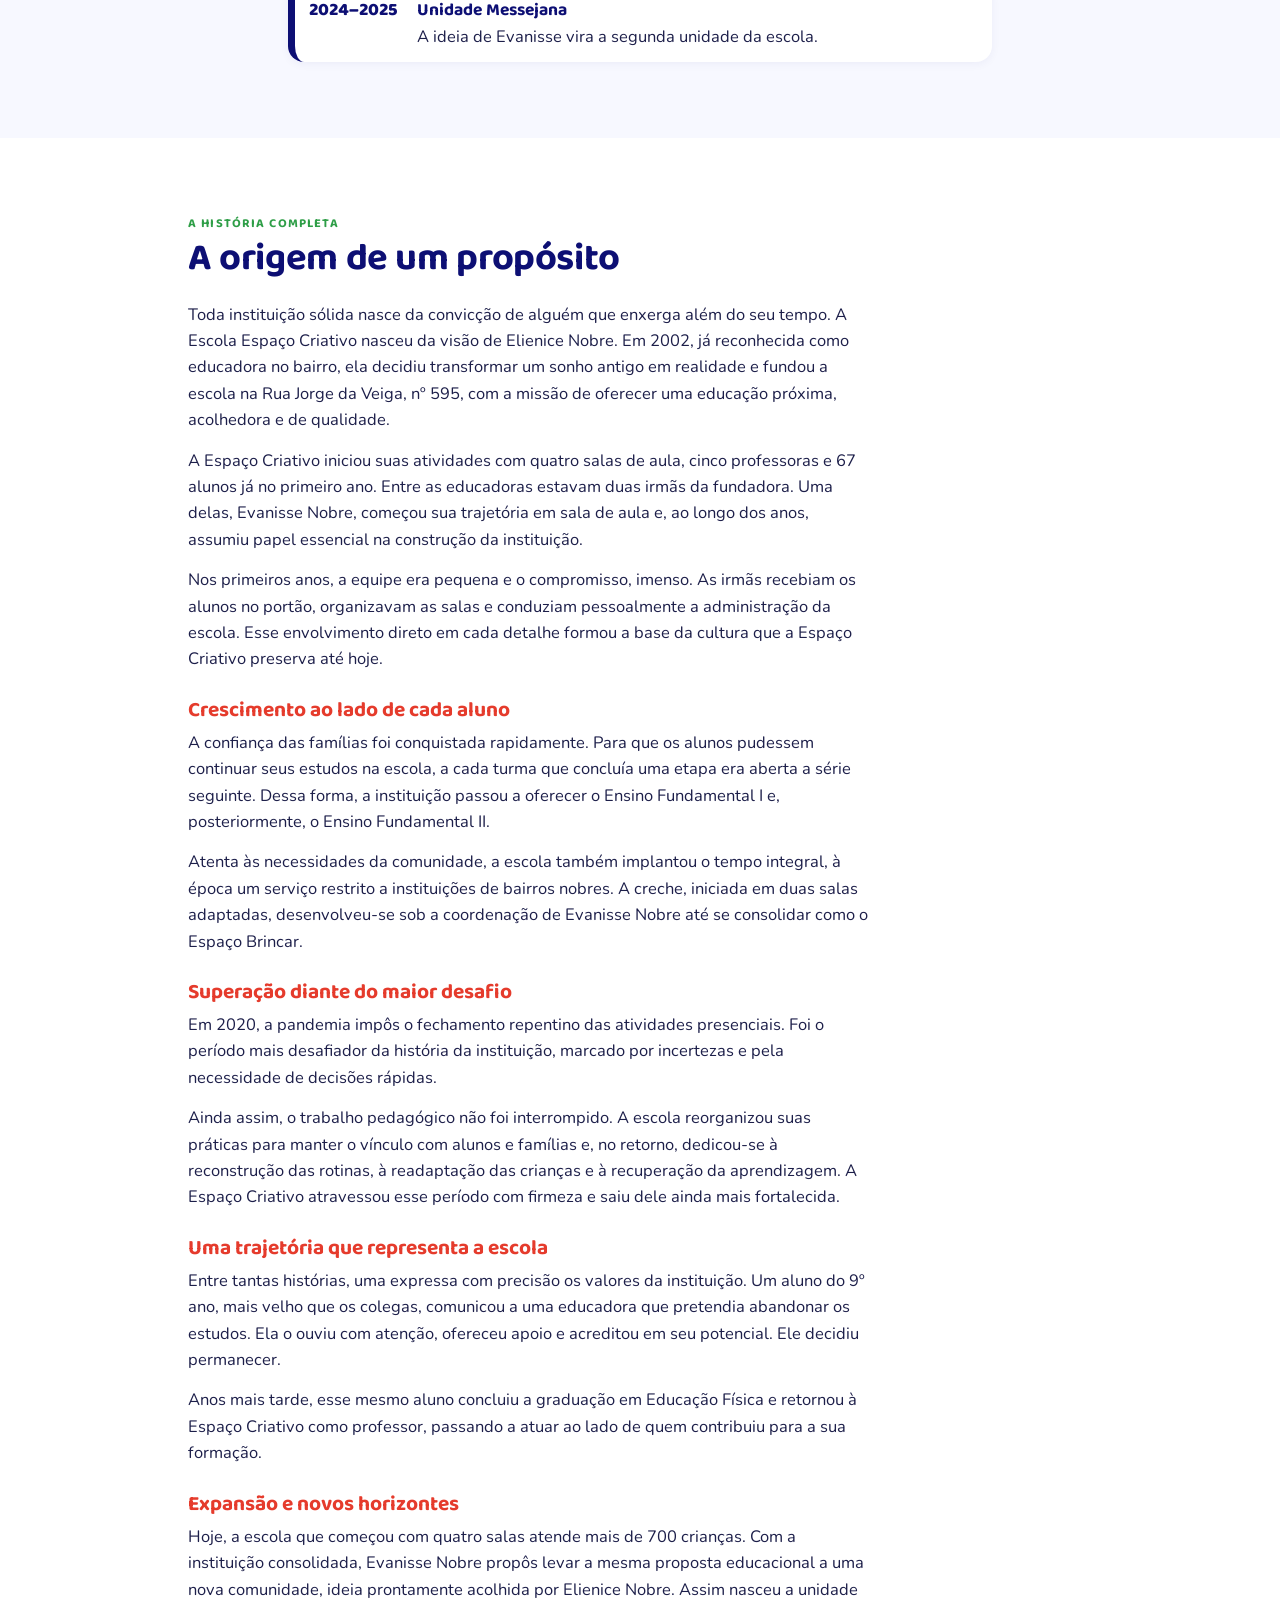
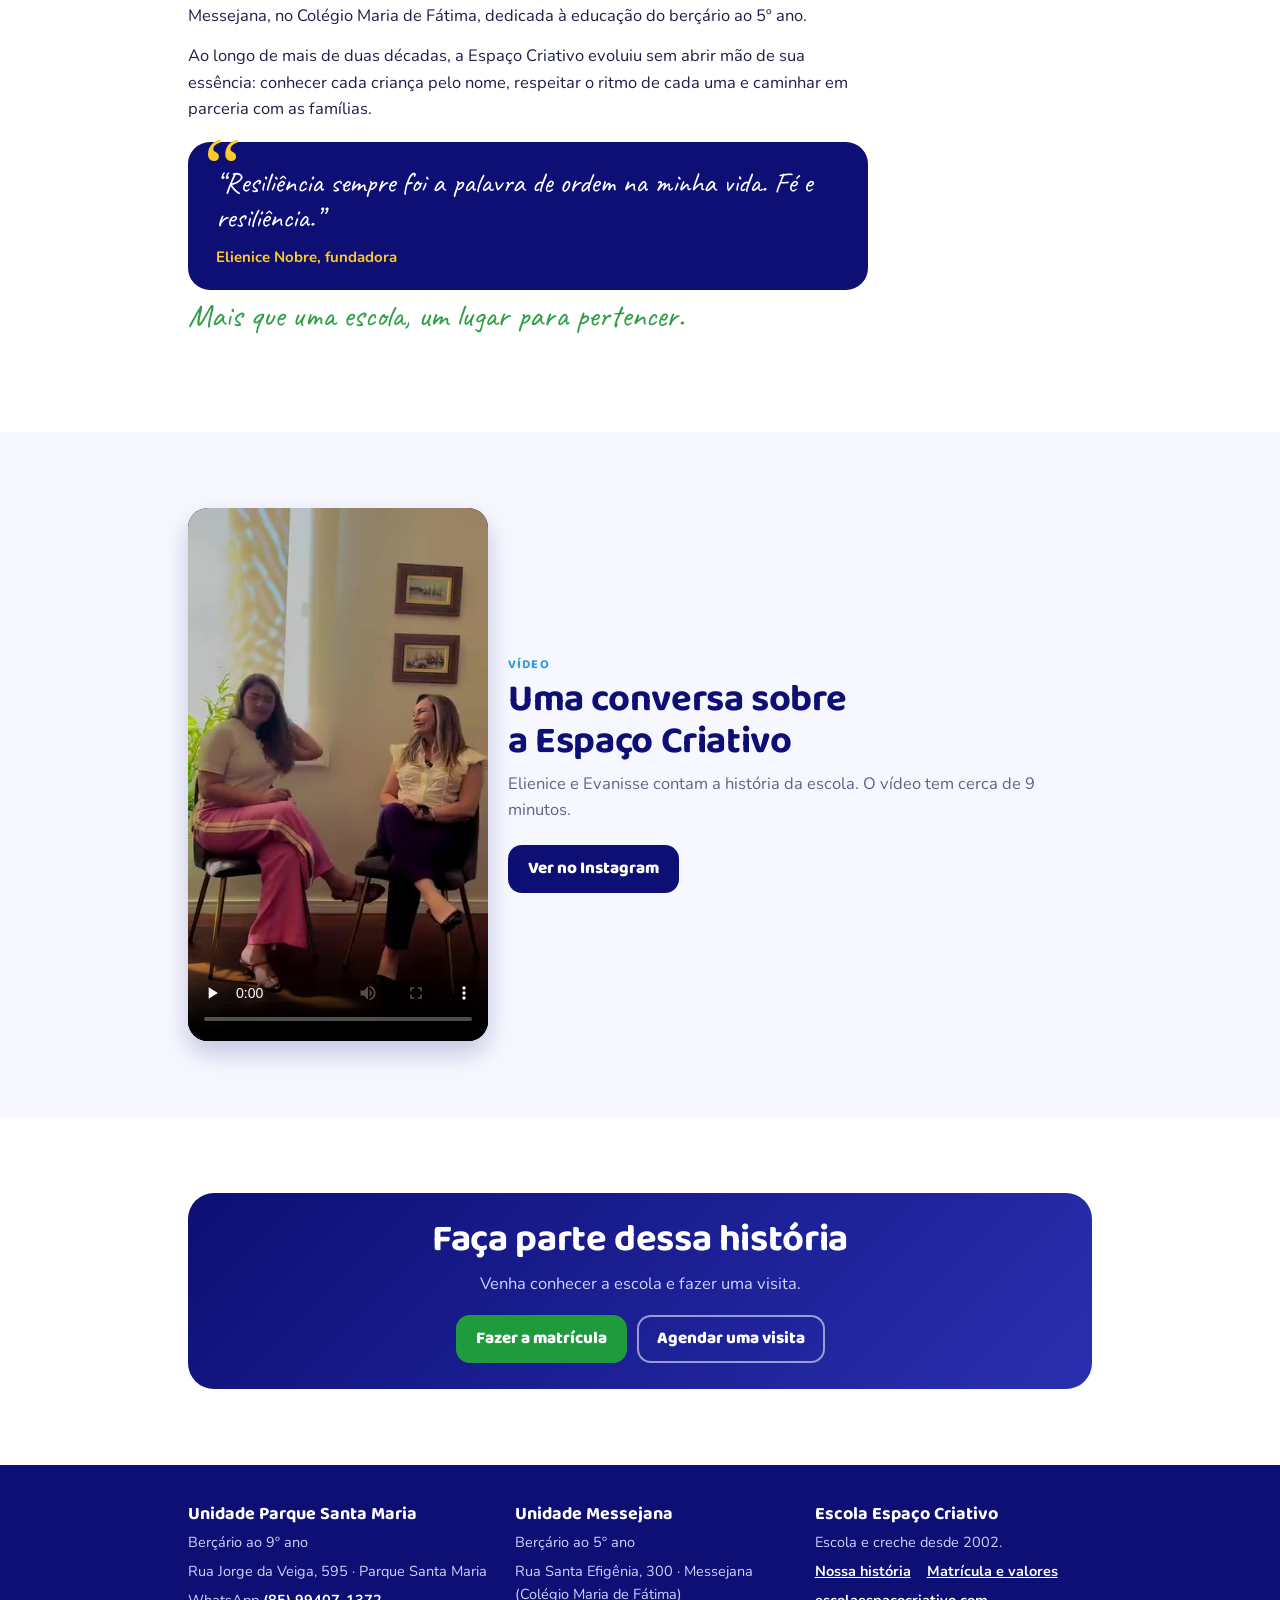
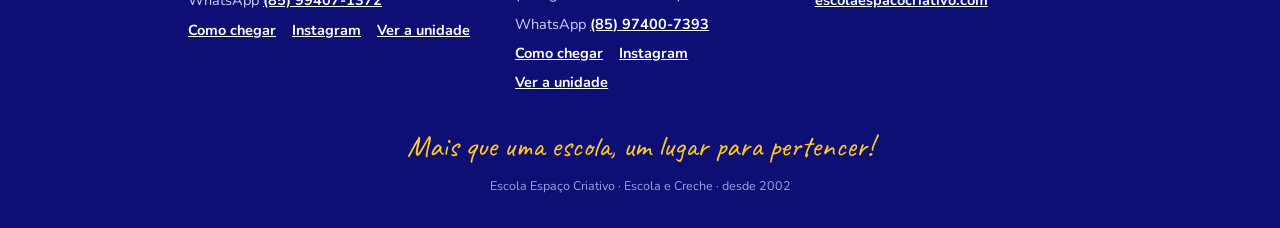
<file: historia/index.html>
<!DOCTYPE html>
<html lang="pt-BR">
<head>
<meta charset="utf-8">
<meta name="viewport" content="width=device-width, initial-scale=1, viewport-fit=cover">
<title>Nossa história · Escola Espaço Criativo</title>
<meta name="description" content="Como a Escola Espaço Criativo nasceu em 2002 com quatro salas e chegou a duas unidades e mais de 700 crianças em Fortaleza.">
<meta name="theme-color" content="#0d0f74">
<meta property="og:type" content="website">
<meta property="og:title" content="Nossa história · Escola Espaço Criativo">
<meta property="og:description" content="Como a Escola Espaço Criativo nasceu em 2002 com quatro salas e chegou a duas unidades e mais de 700 crianças em Fortaleza.">
<meta property="og:image" content="https://8rytdz8k66-cyber.github.io/catalogo-escolaespacocriativo/img/logo.png">
<meta property="og:url" content="https://8rytdz8k66-cyber.github.io/catalogo-escolaespacocriativo/historia/">
<link rel="icon" href="../img/logo.png">
<link rel="preconnect" href="https://fonts.googleapis.com">
<link rel="preconnect" href="https://fonts.gstatic.com" crossorigin>
<link href="https://fonts.googleapis.com/css2?family=Baloo+2:wght@600;700;800&family=Nunito:wght@400;600;700;800&family=Caveat:wght@700&display=swap" rel="stylesheet">
<link rel="stylesheet" href="../assets/site.css">
</head>
<body data-base="../" data-pagina="historia">
<main id="conteudo">
<section class="hero" aria-labelledby="titulo">
  <div class="wrap">
    <div>
      <h1 id="titulo">De quatro salas a <span>duas unidades</span></h1>
      <p class="lead">A história de duas irmãs que transformaram um sonho em uma escola com mais de 700 crianças.</p>
    </div>
  </div>
</section>

<section class="claro" aria-labelledby="t-quem">
  <div class="wrap">
    <div class="cab"><small style="--c:var(--vermelho)">Quem somos</small><h2 id="t-quem">Duas irmãs, uma história</h2></div>
    <div class="fundadoras">
      <figure style="--c:var(--vermelho)"><img src="../img/elienice-rosto.jpg" alt="Elienice Nobre" width="170" height="170"><figcaption><b>Elienice Nobre</b><span>Fundadora</span></figcaption></figure>
      <figure style="--c:var(--verde)"><img src="../img/evanisse-rosto.jpg" alt="Evanisse Nobre" width="170" height="170"><figcaption><b>Evanisse Nobre</b><span>Coordenadora geral da creche</span></figcaption></figure>
    </div>
  </div>
</section>

<section aria-labelledby="t-tempo">
  <div class="wrap" style="max-width:760px">
    <div class="cab"><small style="--c:var(--laranja)">Linha do tempo</small><h2 id="t-tempo">Uma escola que cresceu junto com os alunos</h2></div>
    <ol class="tempo">
      <li style="--c:var(--vermelho)"><span class="q">2002</span><div><b>Nasce a Espaço Criativo</b>Fundada na Rua Jorge da Veiga, nº 595, com quatro salas e 67 alunos.</div></li>
      <li style="--c:var(--laranja)"><span class="q">2003–2004</span><div><b>Chega o Fundamental I</b>As turmas abrem uma a uma, acompanhando os alunos.</div></li>
      <li style="--c:var(--amarelo)"><span class="q">2010</span><div><b>Fundamental II e creche</b>Começa o 6º ano e a creche abre as portas.</div></li>
      <li style="--c:var(--verde)"><span class="q">Depois</span><div><b>Tempo integral</b>Criado para as famílias do bairro que precisavam desse apoio.</div></li>
      <li style="--c:var(--azul)"><span class="q">2018–2019</span><div><b>Escola ampliada</b>Compra do terreno vizinho, com prédios para o Fundamental II e a creche.</div></li>
      <li style="--c:var(--lilas)"><span class="q">2020</span><div><b>Pandemia</b>O momento mais difícil, superado com união, fé e resiliência.</div></li>
      <li style="--c:var(--marinho)"><span class="q">2024–2025</span><div><b>Unidade Messejana</b>A ideia de Evanisse vira a segunda unidade da escola.</div></li>
    </ol>
  </div>
</section>

<section class="claro" aria-labelledby="t-texto">
  <div class="wrap">
    <div class="cab"><small style="--c:var(--verde)">A história completa</small><h2 id="t-texto">A origem de um propósito</h2></div>
    <article class="texto">
<p>Toda instituição sólida nasce da convicção de alguém que enxerga além do seu tempo. A Escola Espaço Criativo nasceu da visão de Elienice Nobre. Em 2002, já reconhecida como educadora no bairro, ela decidiu transformar um sonho antigo em realidade e fundou a escola na Rua Jorge da Veiga, nº 595, com a missão de oferecer uma educação próxima, acolhedora e de qualidade.</p>
<p>A Espaço Criativo iniciou suas atividades com quatro salas de aula, cinco professoras e 67 alunos já no primeiro ano. Entre as educadoras estavam duas irmãs da fundadora. Uma delas, Evanisse Nobre, começou sua trajetória em sala de aula e, ao longo dos anos, assumiu papel essencial na construção da instituição.</p>
<p>Nos primeiros anos, a equipe era pequena e o compromisso, imenso. As irmãs recebiam os alunos no portão, organizavam as salas e conduziam pessoalmente a administração da escola. Esse envolvimento direto em cada detalhe formou a base da cultura que a Espaço Criativo preserva até hoje.</p>
<h3>Crescimento ao lado de cada aluno</h3>
<p>A confiança das famílias foi conquistada rapidamente. Para que os alunos pudessem continuar seus estudos na escola, a cada turma que concluía uma etapa era aberta a série seguinte. Dessa forma, a instituição passou a oferecer o Ensino Fundamental I e, posteriormente, o Ensino Fundamental II.</p>
<p>Atenta às necessidades da comunidade, a escola também implantou o tempo integral, à época um serviço restrito a instituições de bairros nobres. A creche, iniciada em duas salas adaptadas, desenvolveu-se sob a coordenação de Evanisse Nobre até se consolidar como o Espaço Brincar.</p>
<h3>Superação diante do maior desafio</h3>
<p>Em 2020, a pandemia impôs o fechamento repentino das atividades presenciais. Foi o período mais desafiador da história da instituição, marcado por incertezas e pela necessidade de decisões rápidas.</p>
<p>Ainda assim, o trabalho pedagógico não foi interrompido. A escola reorganizou suas práticas para manter o vínculo com alunos e famílias e, no retorno, dedicou-se à reconstrução das rotinas, à readaptação das crianças e à recuperação da aprendizagem. A Espaço Criativo atravessou esse período com firmeza e saiu dele ainda mais fortalecida.</p>
<h3>Uma trajetória que representa a escola</h3>
<p>Entre tantas histórias, uma expressa com precisão os valores da instituição. Um aluno do 9º ano, mais velho que os colegas, comunicou a uma educadora que pretendia abandonar os estudos. Ela o ouviu com atenção, ofereceu apoio e acreditou em seu potencial. Ele decidiu permanecer.</p>
<p>Anos mais tarde, esse mesmo aluno concluiu a graduação em Educação Física e retornou à Espaço Criativo como professor, passando a atuar ao lado de quem contribuiu para a sua formação.</p>
<h3>Expansão e novos horizontes</h3>
<p>Hoje, a escola que começou com quatro salas atende mais de 700 crianças. Com a instituição consolidada, Evanisse Nobre propôs levar a mesma proposta educacional a uma nova comunidade, ideia prontamente acolhida por Elienice Nobre. Assim nasceu a unidade Messejana, no Colégio Maria de Fátima, dedicada à educação do berçário ao 5º ano.</p>
<p>Ao longo de mais de duas décadas, a Espaço Criativo evoluiu sem abrir mão de sua essência: conhecer cada criança pelo nome, respeitar o ritmo de cada uma e caminhar em parceria com as famílias.</p>
<blockquote class="citacao"><p>“Resiliência sempre foi a palavra de ordem na minha vida. Fé e resiliência.”</p><cite>Elienice Nobre, fundadora</cite></blockquote>
<p class="fim">Mais que uma escola, um lugar para pertencer.</p>

    </article>
  </div>
</section>

<section aria-labelledby="t-video">
  <div class="wrap video-un">
    <div class="vid"><video controls playsinline preload="none" poster="../img/video-capa.jpg" aria-label="Vídeo: uma conversa sobre a Espaço Criativo"><source src="../img/video-escola.mp4" type="video/mp4"></video></div>
    <div>
      <div class="cab"><small style="--c:var(--azul)">Vídeo</small><h2 id="t-video">Uma conversa sobre a Espaço Criativo</h2><p>Elienice e Evanisse contam a história da escola. O vídeo tem cerca de 9 minutos.</p></div>
      <div class="botoes"><a class="btn marinho" href="https://www.instagram.com/reel/DCl7bcJOU_U/" target="_blank" rel="noopener">Ver no Instagram</a></div>
    </div>
  </div>
</section>

<section class="claro"><div class="wrap"><div class="cta">
  <h2>Faça parte dessa história</h2>
  <p>Venha conhecer a escola e fazer uma visita.</p>
  <div class="botoes"><a class="btn zap" data-un href="../matricula/">Fazer a matrícula</a><button type="button" class="btn contorno" data-acao="visita">Agendar uma visita</button></div>
</div></div></section>
</main>
<script src="../assets/site.js"></script>
</body>
</html>
</file>
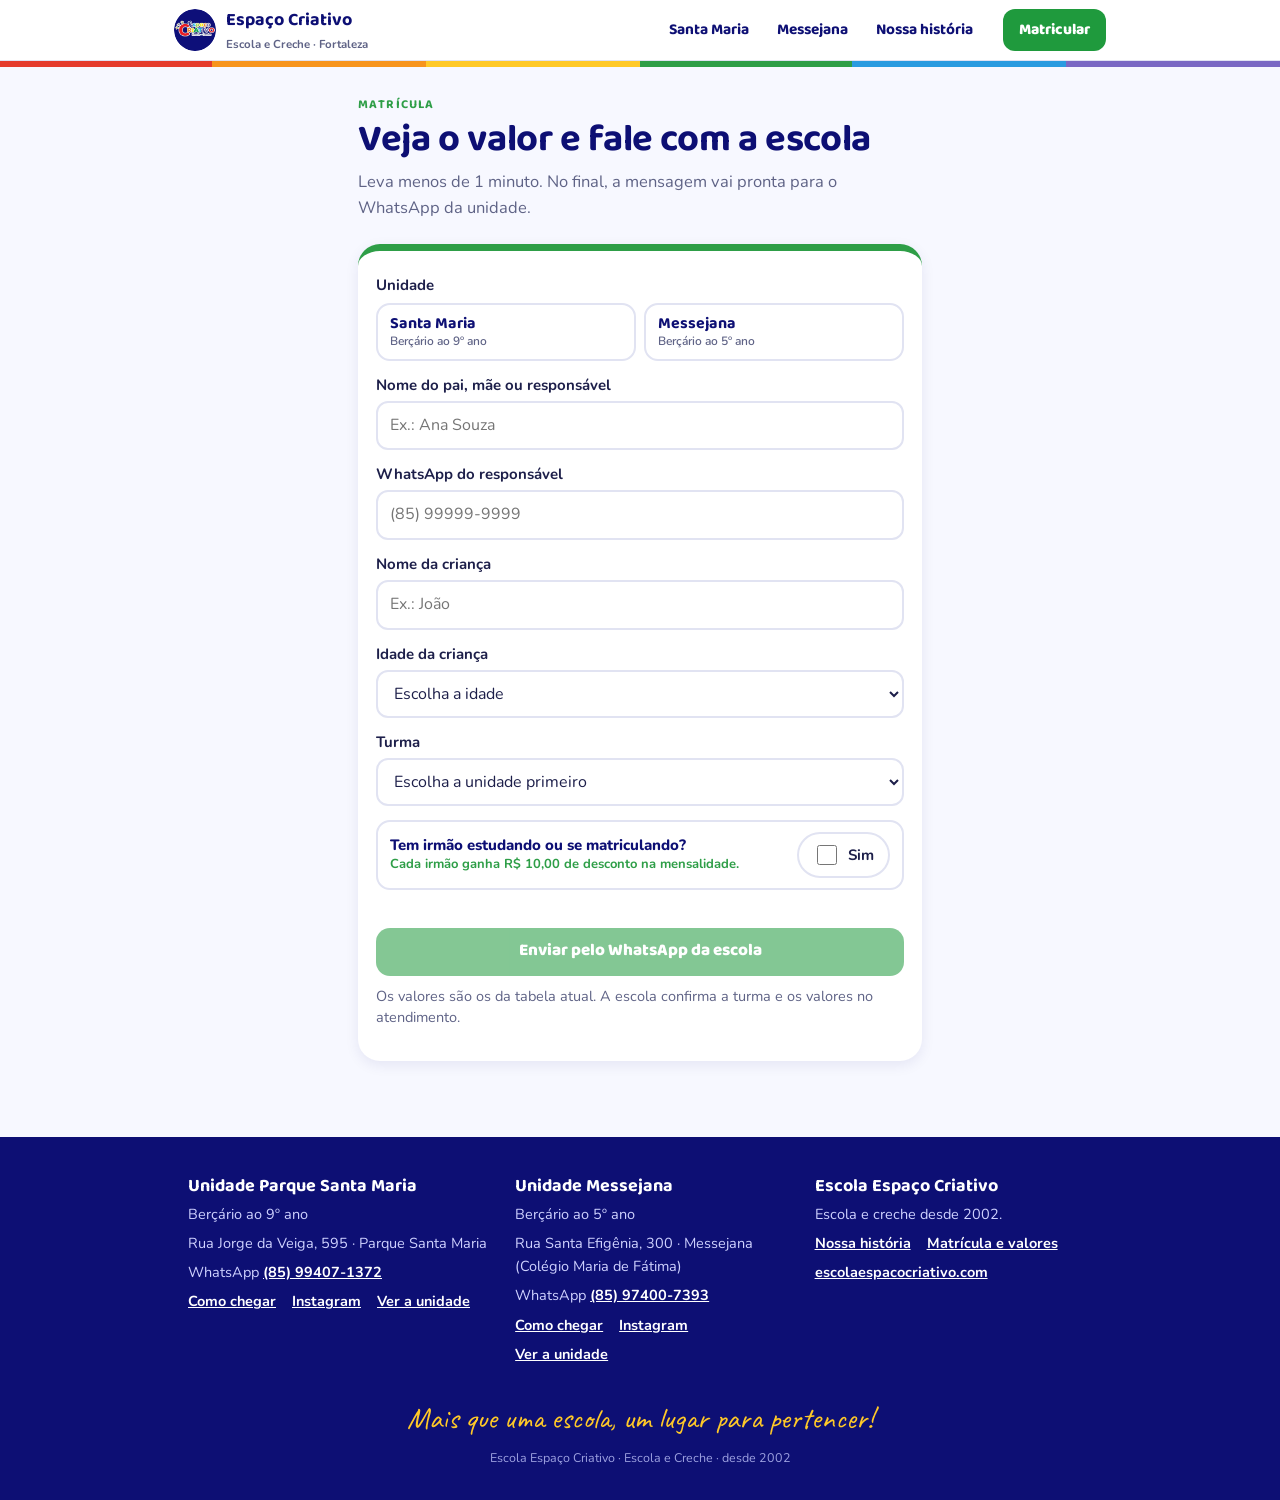
<file: matricula/index.html>
<!DOCTYPE html>
<html lang="pt-BR">
<head>
<meta charset="utf-8">
<meta name="viewport" content="width=device-width, initial-scale=1, viewport-fit=cover">
<title>Matrícula e valores · Escola Espaço Criativo</title>
<meta name="description" content="Escolha a unidade, veja o valor da turma do seu filho e envie a matrícula pelo WhatsApp.">
<meta name="theme-color" content="#0d0f74">
<meta property="og:type" content="website">
<meta property="og:title" content="Matrícula e valores · Escola Espaço Criativo">
<meta property="og:description" content="Escolha a unidade, veja o valor da turma do seu filho e envie a matrícula pelo WhatsApp.">
<meta property="og:image" content="https://8rytdz8k66-cyber.github.io/catalogo-escolaespacocriativo/img/logo.png">
<meta property="og:url" content="https://8rytdz8k66-cyber.github.io/catalogo-escolaespacocriativo/matricula/">
<link rel="icon" href="../img/logo.png">
<link rel="preconnect" href="https://fonts.googleapis.com">
<link rel="preconnect" href="https://fonts.gstatic.com" crossorigin>
<link href="https://fonts.googleapis.com/css2?family=Baloo+2:wght@600;700;800&family=Nunito:wght@400;600;700;800&family=Caveat:wght@700&display=swap" rel="stylesheet">
<link rel="stylesheet" href="../assets/site.css">
</head>
<body data-base="../" data-pagina="matricula">
<main id="conteudo">
<section style="padding-top:28px">
  <div class="wrap" style="max-width:620px">
    <div class="cab"><small style="--c:var(--verde)">Matrícula</small><h2 id="mat-tit">Veja o valor e fale com a escola</h2><p>Leva menos de 1 minuto. No final, a mensagem vai pronta para o WhatsApp da unidade.</p></div>
    <form class="form" id="mat" novalidate>
      <fieldset class="unid-esc"><legend>Unidade</legend>
        <label><input type="radio" name="unid" value="sm" id="m-sm"> Santa Maria<small>Berçário ao 9º ano</small></label>
        <label><input type="radio" name="unid" value="me" id="m-me"> Messejana<small>Berçário ao 5º ano</small></label>
      </fieldset>
      <label for="m-resp">Nome do pai, mãe ou responsável</label><input id="m-resp" type="text" autocomplete="name" placeholder="Ex.: Ana Souza">
      <label for="m-zap">WhatsApp do responsável</label><input id="m-zap" data-tel type="text" inputmode="tel" autocomplete="tel" placeholder="(85) 99999-9999" maxlength="15">
      <label for="m-crianca">Nome da criança</label><input id="m-crianca" type="text" placeholder="Ex.: João">
      <label for="m-idade">Idade da criança</label><select id="m-idade"><option value="">Escolha a idade</option></select>
      <label for="m-turma">Turma</label><select id="m-turma"></select>
      <p class="dica" id="m-dica"></p>
      <div id="m-turno-box" hidden><label for="m-turno">Horário do berçário</label><select id="m-turno"></select></div>
      <div id="m-int-box" hidden><label for="m-int">Tempo integral (opcional)</label><select id="m-int"></select></div>
      <div class="irmao"><p>Tem irmão estudando ou se matriculando? <span>Cada irmão ganha R$ 10,00 de desconto na mensalidade.</span></p><label><input type="checkbox" id="m-irmao"> Sim</label></div>
      <div class="valor" id="m-valor" hidden></div>
      <p class="erro" id="m-erro" role="alert"></p>
      <a class="btn zap cheio" id="m-enviar" href="#" target="_blank" rel="noopener" aria-disabled="true">Enviar pelo WhatsApp da escola</a>
      <p class="nota" style="margin-top:10px">Os valores são os da tabela atual. A escola confirma a turma e os valores no atendimento.</p>
    </form>
  </div>
</section>
</main>
<script src="../assets/site.js"></script>
</body>
</html>
</file>
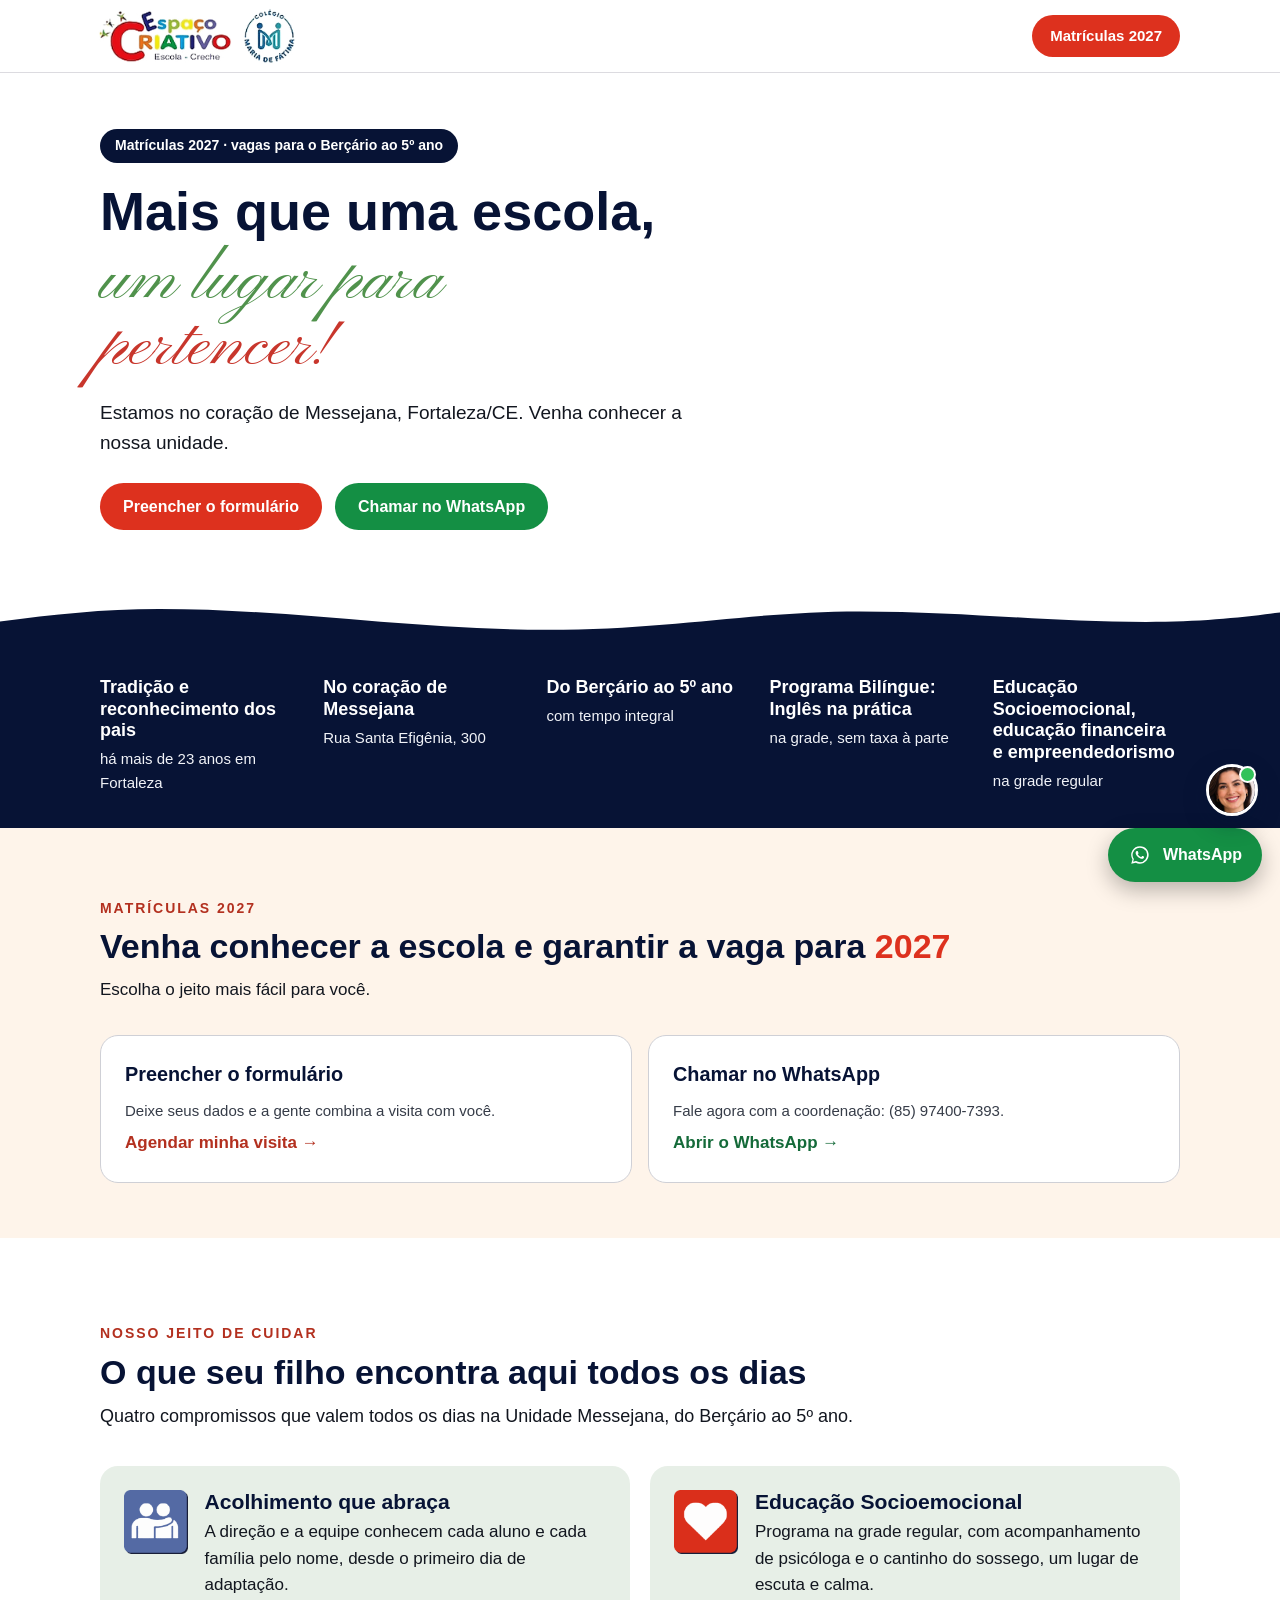
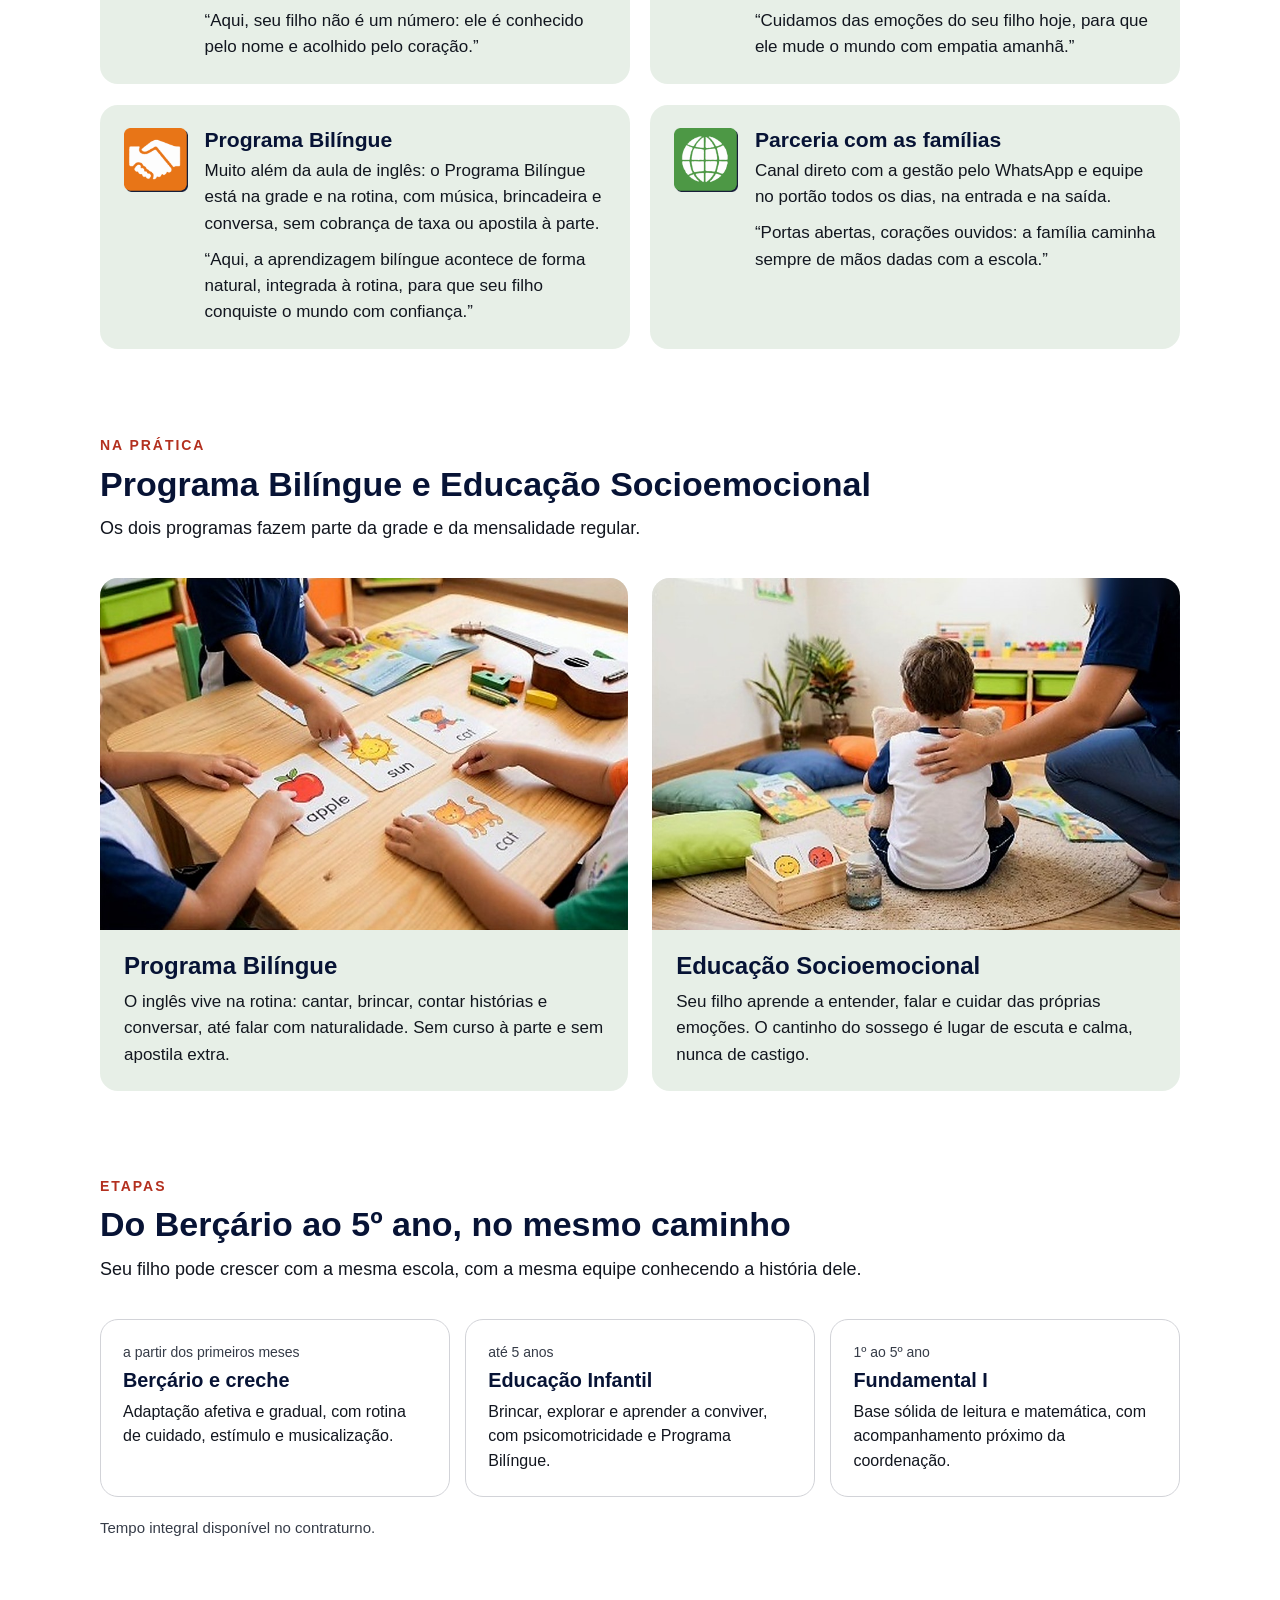
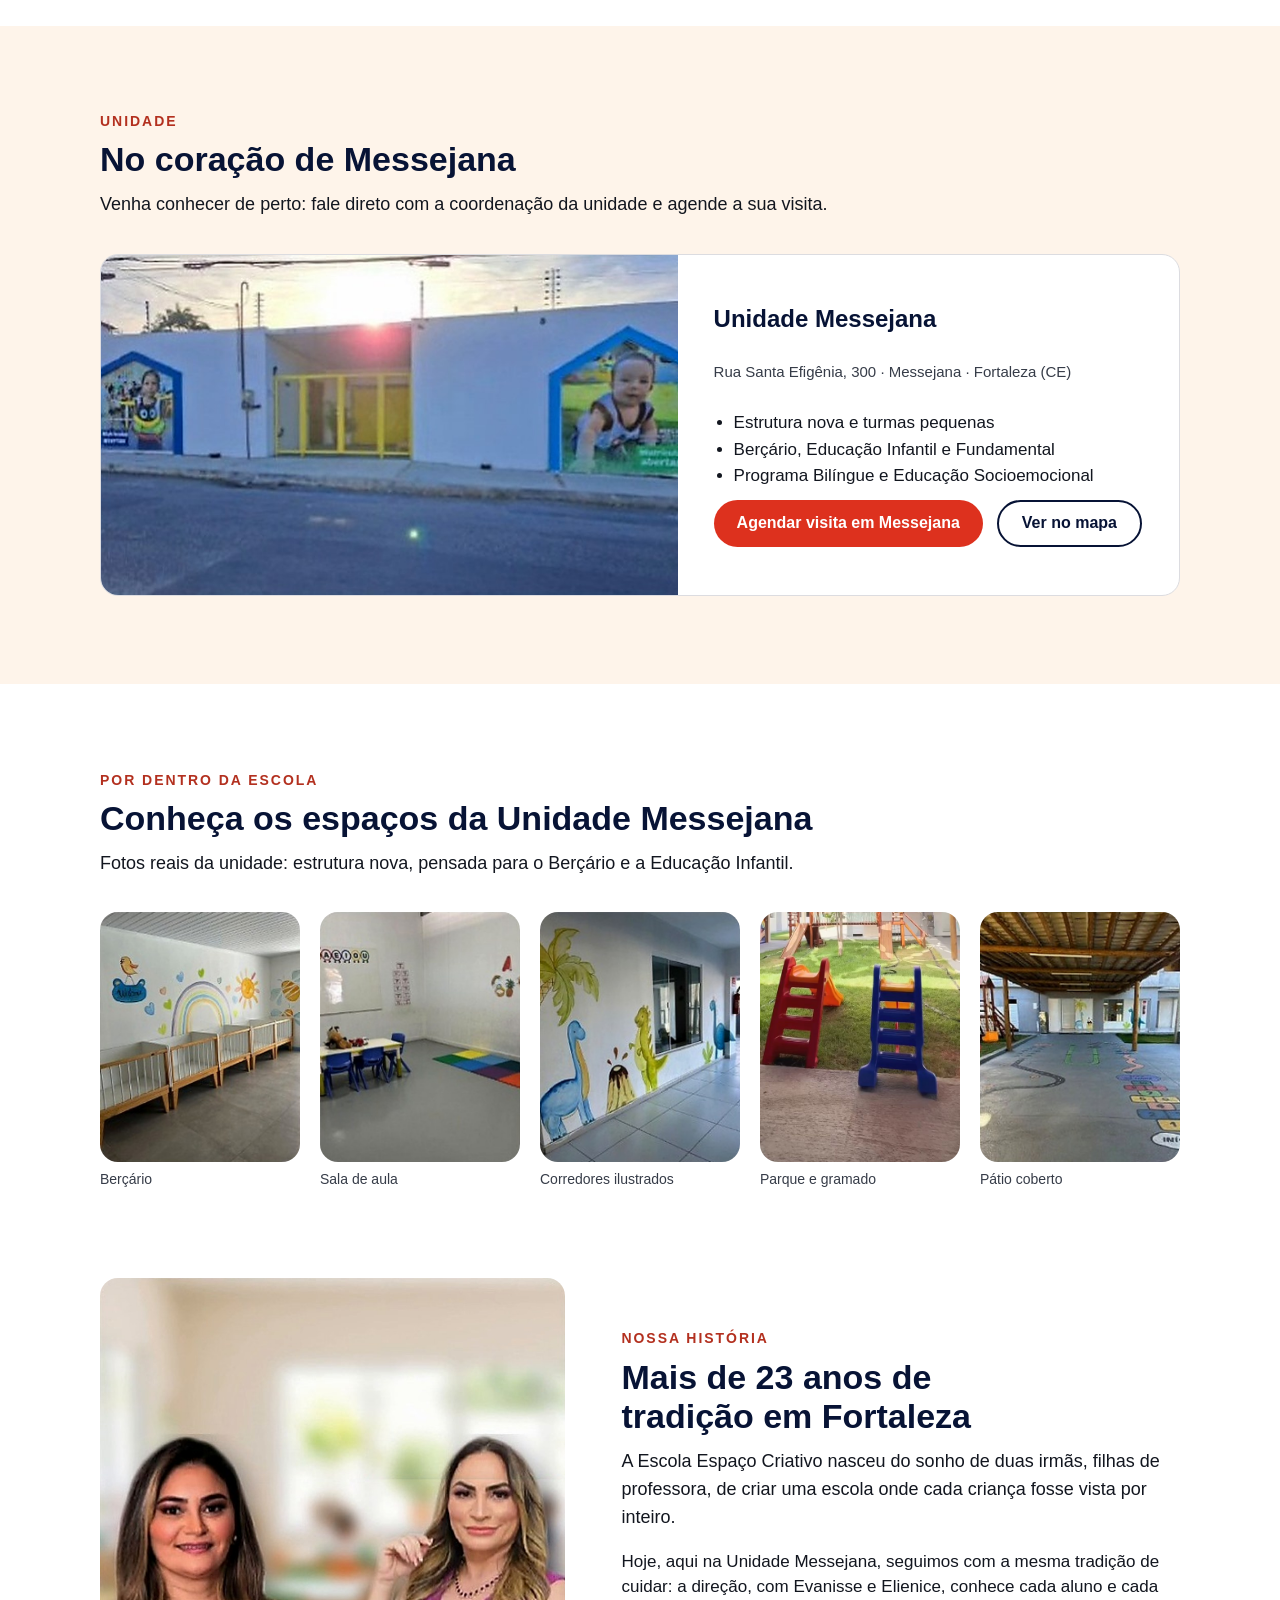
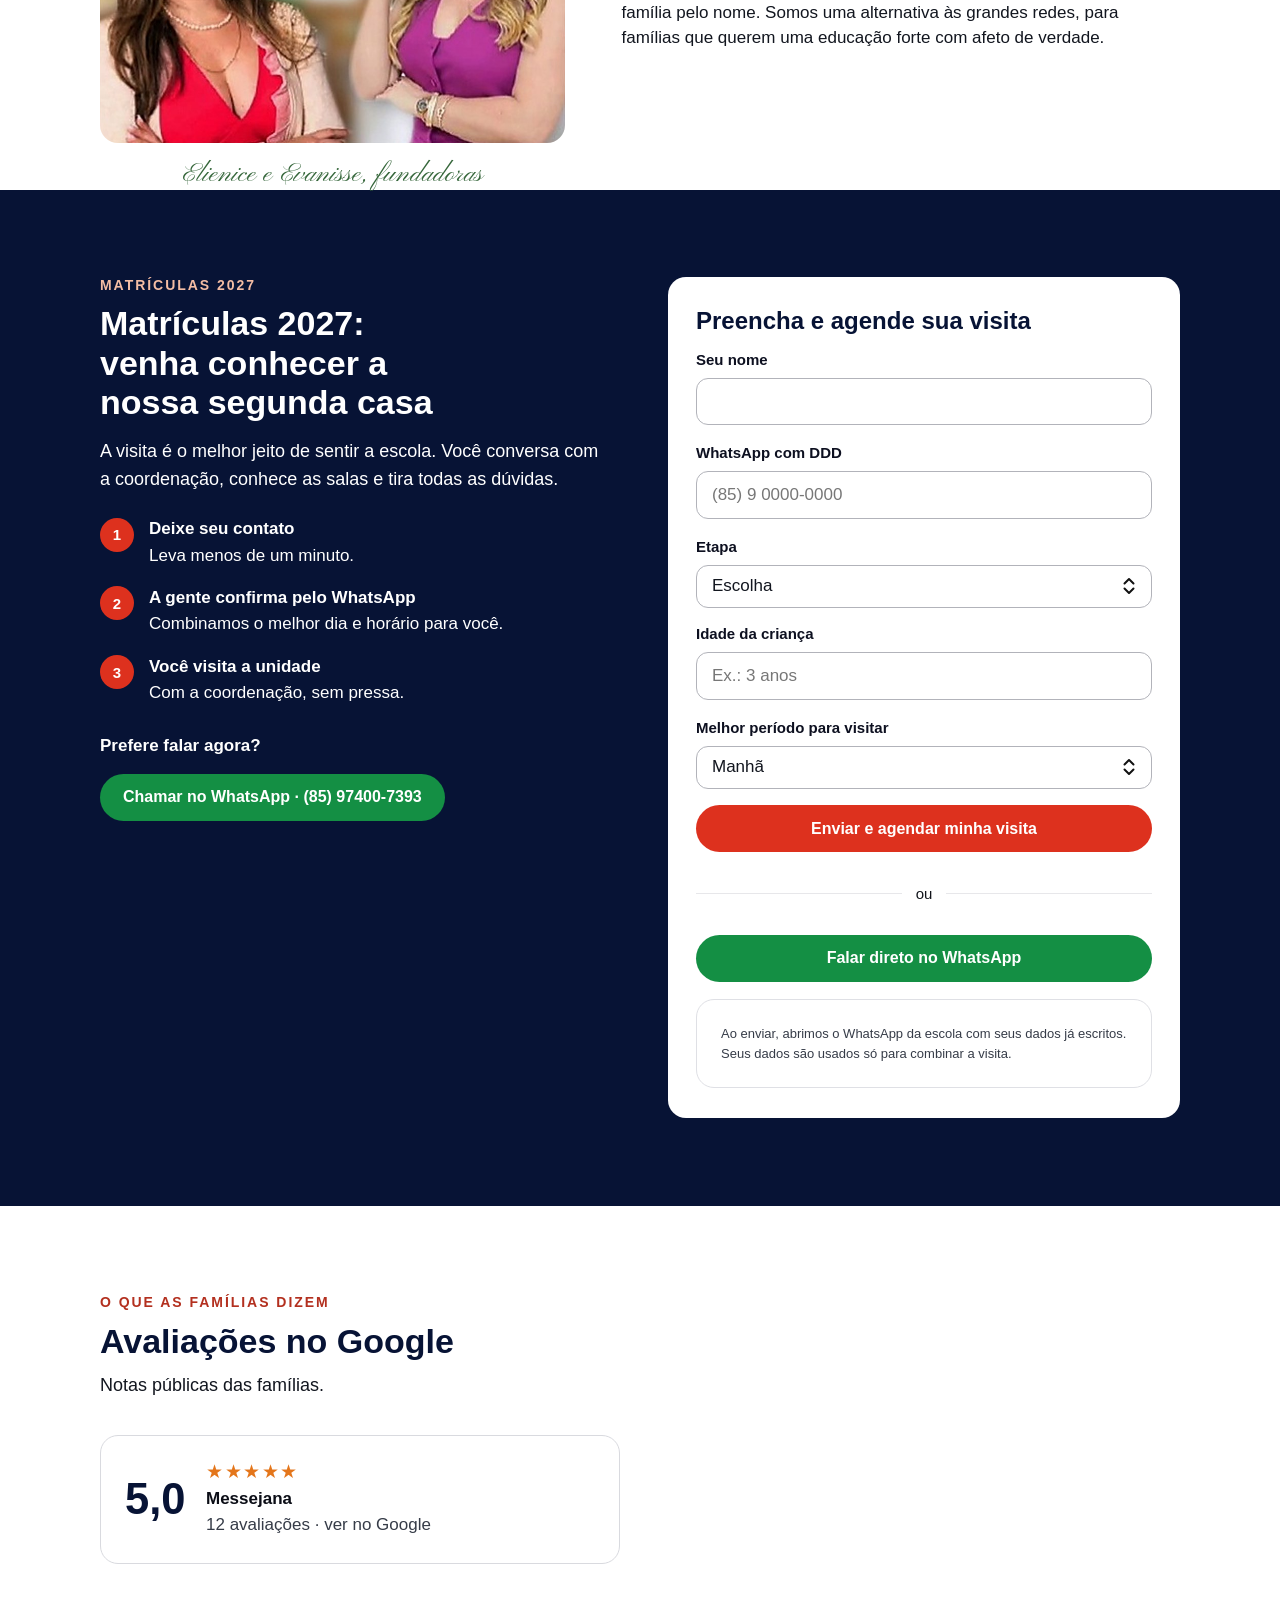
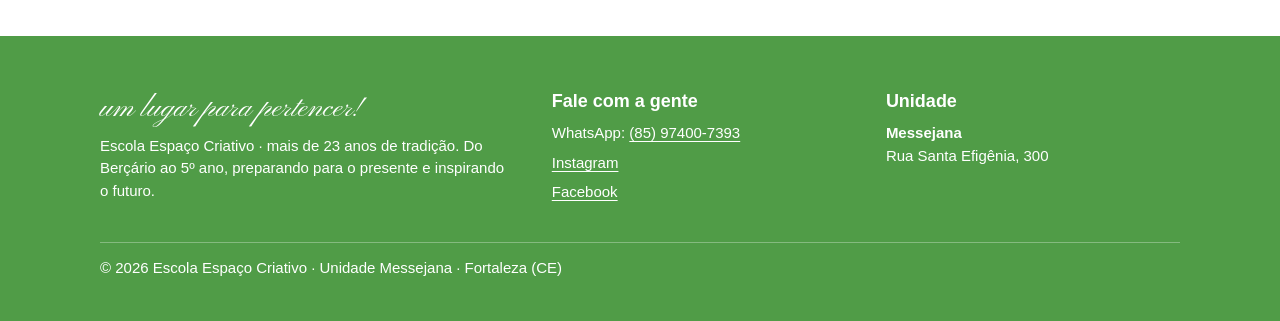
<file: messejana/index.html>
<!DOCTYPE html>
<html lang="pt-BR">
<head>
<meta charset="utf-8">
<meta name="viewport" content="width=device-width, initial-scale=1, viewport-fit=cover">
<title>Escola Espaço Criativo · Unidade Messejana · Matrículas 2027</title>
<meta name="description" content="Escola Espaço Criativo, Unidade Messejana (Rua Santa Efigênia, 300, Fortaleza/CE). Do Berçário ao 5º ano, com Programa Bilíngue e Educação Socioemocional. Matrículas 2027.">
<meta name="theme-color" content="#ffffff">
<meta property="og:type" content="website">
<meta property="og:title" content="Escola Espaço Criativo · Unidade Messejana · Mais que uma escola, um lugar para pertencer!">
<meta property="og:description" content="Matrículas 2027 · vagas para o Berçário ao 5º ano na Unidade Messejana, Fortaleza/CE.">
<meta property="og:image" content="https://8rytdz8k66-cyber.github.io/catalogo-escolaespacocriativo/img/ref-messejana.jpg">
<meta property="og:url" content="https://8rytdz8k66-cyber.github.io/catalogo-escolaespacocriativo/messejana/">
<link rel="icon" href="../img/logo.png">
<link rel="preload" href="../img/logo-ec-ref.png" as="image">
<style>
@font-face{font-family:"EC Script";src:url(../fonts/pinyon-script.woff) format("woff");font-display:swap}
@font-face{font-family:"EC Sans";src:url(../fonts/ec-sans-400.woff) format("woff");font-weight:400;font-display:swap}
@font-face{font-family:"EC Sans";src:url(../fonts/ec-sans-700.woff) format("woff");font-weight:700;font-display:swap}
:root{
  --navy:#071335; --red:#dd311e; --red-t:#b3301f; --green:#148f44; --green-t:#146a39;
  --script-g:#50924c; --script-r:#c8362c; --beige:#fef4ea; --sage:#e7efe7; --foot:#509c47;
  --text:#12161f; --muted:#363c48; --peach:#f4bda4;
  --sans:Arial,"EC Sans",Helvetica,sans-serif; --script:"Snell Roundhand","EC Script",cursive;
}
*{box-sizing:border-box;margin:0;padding:0}
html{scroll-behavior:smooth;-webkit-text-size-adjust:100%;scroll-padding-top:84px}
body{font-family:var(--sans);color:var(--text);background:#fff;line-height:1.5;-webkit-font-smoothing:antialiased;overflow-x:hidden}
img{display:block;max-width:100%;height:auto}
a{color:inherit}
h1,h2,h3{text-wrap:balance}
.wrap{max-width:1120px;margin:0 auto;padding:0 20px}
.eyebrow{display:block;font-size:14px;font-weight:700;letter-spacing:.14em;text-transform:uppercase;color:var(--red-t);line-height:1.2;margin-bottom:10.6px}
.h2{font-size:28px;line-height:1.16;color:var(--navy);font-weight:700}
.sub{font-size:18px;line-height:1.55;margin-top:11.1px}
.btn{display:inline-flex;align-items:center;justify-content:center;height:47px;padding:0 23px;border-radius:999px;font-weight:700;font-size:16px;line-height:1.5;text-decoration:none;color:#fff;border:0;cursor:pointer;font-family:inherit;text-align:left}
.btn.red{background:var(--red)} .btn.green{background:var(--green)}
.btn.line{background:#fff;color:var(--navy);border:2px solid var(--navy);padding:0 23px}
.btn:active{transform:translateY(1px)}
.btn:focus-visible,a:focus-visible,select:focus-visible,input:focus-visible,button:focus-visible{outline:3px solid #5b8def;outline-offset:2px}

/* Cabeçalho */
.topo{position:sticky;top:0;z-index:40;background:#fff;border-bottom:1px solid #dcdbe0}
.topo .wrap{height:72px;display:flex;align-items:center}
.topo .marcas{display:flex;align-items:center;gap:11px}
.topo .ec{height:54px;width:auto;margin-left:-1.6px}
.topo .mf{height:55.4px;width:auto}
.topo .cta{margin-left:auto;background:var(--red);color:#fff;font-weight:700;font-size:15px;line-height:1.15;padding:12.2px 18px;border-radius:999px;text-decoration:none;white-space:nowrap}

/* Topo da página */
.hero{padding:28px 0 0}
.pill{display:inline-block;background:var(--navy);color:#fff;font-weight:700;font-size:14px;line-height:1.25;padding:8px 15px;border-radius:999px}
.hero h1{font-size:33.6px;line-height:1.12;color:var(--navy);font-weight:700;margin-top:18.5px}
.hero h1 .s{display:block;font-family:var(--script);font-weight:400;font-size:44.8px;line-height:41px;white-space:nowrap}
.hero h1 .s1{color:var(--script-g);margin-top:7.9px}
.hero h1 .s2{color:var(--script-r)}
.hero .lead{font-size:19px;line-height:1.55;margin-top:17px}
.hero .ctas{display:flex;flex-wrap:wrap;gap:13px;margin-top:26.1px}
.onda{display:block;width:100%;height:22px;margin-top:79px}
.difs{background:var(--navy);color:#fff;padding:46.6px 0 33.3px;margin-top:-1px}
.difs ul{list-style:none;display:grid;grid-template-columns:1fr 1fr;column-gap:24px;row-gap:24.1px}
.difs b{display:block;font-size:18px;line-height:1.2}
.difs span{display:block;font-size:15px;line-height:1.57;margin-top:5.6px;color:#f1f3f8}

/* Matrículas */
.matr{background:var(--beige);padding:72px 0 55.8px}
.matr h2 em{font-style:normal;color:var(--red)}
.matr .sub{font-size:17px;margin-top:10.9px}
.cards2{display:grid;gap:16.1px;margin-top:31.2px}
.card{background:#fff;border:1px solid #cfd0d6;border-radius:18px;padding:26.5px 24px 25.9px}
.card h3{font-size:19.84px;line-height:1.25;color:var(--navy)}
.card p{font-size:15px;line-height:1.57;color:var(--muted);margin-top:11.5px}
.card .lnk{display:inline-block;margin-top:7.9px;font-weight:700;font-size:17px;line-height:1.5;text-decoration:none}
.lnk.r{color:var(--red-t)} .lnk.g{color:var(--green-t)}

/* Nosso jeito */
.cuidar{padding-top:86.9px}
.sages{display:grid;gap:20.8px;margin-top:35px}
.sage{background:var(--sage);border-radius:18px;padding:23.5px 24px 23.6px;display:grid;grid-template-columns:64px minmax(0,1fr);column-gap:16.5px;align-items:start}
.sage img{width:64px;height:64px}
.sage h3{font-size:21.12px;line-height:1.15;color:var(--navy)}
.sage p{font-size:17px;line-height:1.55;margin-top:5.4px}
.sage p+p{margin-top:9.6px}

/* Na prática */
.pratica{padding-top:87.8px}
.fotos2{display:grid;gap:24.4px;margin-top:35px}
.fcard{border-radius:18px;overflow:hidden;background:var(--sage)}
.fcard img{width:100%;aspect-ratio:3/2;object-fit:cover}
.fcard div{padding:22px 24px 23.4px}
.fcard h3{font-size:24px;line-height:1.2;color:var(--navy)}
.fcard p{font-size:17px;line-height:1.55;margin-top:8.2px}

/* Etapas */
.etapas{padding:86.6px 0 86.8px}
.ecards{display:grid;gap:15.7px;margin-top:35px}
.ecard{border:1px solid #d2d3d8;border-radius:18px;padding:23.25px 22px 22.75px;background:#fff}
.ecard small{display:block;font-size:14px;color:var(--muted);line-height:1.4}
.ecard h3{font-size:19.84px;line-height:1.25;color:var(--navy);margin-top:5.3px}
.ecard p{font-size:16px;line-height:1.53;margin-top:7.2px}
.nota{font-size:15px;line-height:1.55;color:var(--muted);margin-top:18.6px}

/* Unidades */
.unid{background:var(--beige);padding:87.1px 0 88px}
.ucards{display:grid;gap:24px;margin-top:35.3px}
.ucard{background:#fff;border:1px solid #dcdce0;border-radius:18px;overflow:hidden}
.ucard img{width:100%;aspect-ratio:16/9;object-fit:cover}
.ucard .in{padding:23.4px 24px 24.7px}
.ucard h3{font-size:24px;line-height:1.15;color:var(--navy)}
.ucard address{font-style:normal;font-size:15px;line-height:1.56;color:var(--muted);margin-top:27px}
.ucard ul{margin:27.3px 0 0 20px;font-size:17px;line-height:1.55}
.ucard .bts{display:flex;flex-wrap:wrap;gap:14.5px 14px;margin-top:10.3px}

/* Galeria */
.galeria{padding-top:88px}
.gal{display:grid;grid-template-columns:1fr 1fr;column-gap:14px;row-gap:15.75px;margin-top:34.2px}
.gal img{width:100%;aspect-ratio:4/5;object-fit:cover;border-radius:18px}
.gal figcaption{font-size:14px;color:var(--muted);margin-top:8.65px;line-height:1.4}

/* Fundadoras e história */
.fund{padding-top:96.95px}
.fund img{width:100%;aspect-ratio:1/1;object-fit:cover;border-radius:18px}
.fund figcaption{text-align:center;font-family:var(--script);color:#35663a;font-size:28px;line-height:30px;height:30px;margin-top:16.1px;white-space:nowrap}
.hist{padding:68.7px 0 86.6px}
.hist p{font-size:18px;line-height:1.55;margin-top:11.2px}
.hist p+p{font-size:17px;line-height:1.5;margin-top:17.2px}

/* Formulário */
.visita{background:var(--navy);color:#fff;padding:87.3px 0 88.3px}
.visita .eyebrow{color:var(--peach)}
.visita .h2{color:#fff}
.visita .sub{color:#fff;margin-top:15.6px}
.passos{list-style:none;margin-top:22.1px;display:grid;gap:16px}
.passos li{display:grid;grid-template-columns:34px 1fr;column-gap:15px;align-items:start}
.passos .n{width:34px;height:34px;border-radius:50%;background:var(--red);color:#fff;display:grid;place-items:center;font-weight:700;font-size:15px}
.passos li>div{padding-top:1.9px}
.passos b{display:block;font-size:17px;line-height:1.35}
.passos span{display:block;font-size:17px;line-height:1.55;margin-top:1.65px}
.agora{margin-top:27px}
.agora b{display:block;font-size:17px;line-height:1.5}
.agora .btn{margin-top:14.7px}
.form{background:#fff;color:var(--text);border-radius:18px;padding:29.9px 28px 29.4px;margin-top:48.3px}
.form h3{font-size:24px;line-height:1.17;color:var(--navy)}
.form label{display:block;font-size:15px;font-weight:700;line-height:1.3;color:#0d1020;margin-top:18.2px}
.form h3+label{margin-top:14.9px}
.form select+label{margin-top:16.6px}
.form input,.form select{display:block;width:100%;margin-top:8.3px;height:47.6px;border:1px solid #b2b3ba;border-radius:12px;background:#fff;font:inherit;font-size:17px;color:var(--text);padding:0 15px;-webkit-appearance:none;appearance:none}
.form select{height:43px;background:#fff url("data:image/svg+xml,%3Csvg xmlns='http://www.w3.org/2000/svg' width='12' height='18' viewBox='0 0 12 18'%3E%3Cpath d='M1.5 6.5 6 2l4.5 4.5M1.5 11.5 6 16l4.5-4.5' fill='none' stroke='%23111' stroke-width='2' stroke-linecap='round' stroke-linejoin='round'/%3E%3C/svg%3E") no-repeat right 16px center;padding-right:40px}
.form input::placeholder{color:#777;opacity:1}
.form input.err,.form select.err{border-color:var(--red);box-shadow:0 0 0 3px rgba(221,49,30,.15)}
.form .enviar{width:100%;margin-top:16.6px;justify-content:center}
.ou{display:flex;align-items:center;gap:14px;margin:30.5px 0 29.4px;color:#11131a;font-size:15px;line-height:1.5}
.ou::before,.ou::after{content:"";flex:1;height:1px;background:#e7e7ea}
.form .zap{width:100%;justify-content:center}
.aviso{border:1px solid #dfe0e5;border-radius:18px;padding:23.6px 24px;margin-top:17.3px;font-size:13px;line-height:1.55;color:var(--muted)}
.erro{color:var(--red);font-weight:700;font-size:15px;margin-top:12px}
.erro:empty{display:none}

/* Avaliações */
.aval{padding:88.1px 0 72.6px}
.notas{display:grid;gap:20.4px;margin-top:35px}
.nota-g{display:flex;align-items:center;gap:20px;border:1px solid #d9dadf;border-radius:18px;height:128.8px;padding:0 24px;text-decoration:none;color:inherit}
.nota-g .num{font-size:43.5px;font-weight:700;color:var(--navy);line-height:1;min-width:61px}
.nota-g .stars{display:block;color:#e4761b;font-size:19px;letter-spacing:1.5px;line-height:1}
.nota-g b{display:block;font-size:17px;line-height:1.3;margin-top:7px;color:#0b0d16}
.nota-g small{display:block;font-size:17px;line-height:1.4;color:var(--muted);margin-top:3px}

/* Rodapé */
.rodape{background:var(--foot);color:#fff;padding:54.7px 0 0}
.rodape .s{font-family:var(--script);font-size:31px;line-height:36px;height:36px;white-space:nowrap}
.rodape .s+p{font-size:15px;line-height:1.52;margin-top:7.5px}
.rodape h4{font-size:18px;line-height:1.2;margin-top:39.3px}
.rodape .u h4{margin-top:37.6px}
.rodape ul{list-style:none;margin-top:8.7px}
.rodape li{font-size:15px;line-height:1.55;margin-top:6.05px}
.rodape li:first-child{margin-top:0}
.rodape li a{text-decoration:underline;text-underline-offset:3px}
.rodape .u ul{margin-top:9.45px}
.rodape .u li{line-height:1.51;margin-top:7.2px}
.rodape .u li:first-child{margin-top:0}
.rodape .u b,.rodape .u span{display:block}
.copy{border-top:1px solid rgba(255,255,255,.3);margin-top:39.2px;padding:13.8px 0 40.8px;font-size:15px;line-height:1.52}

/* Botão flutuante e Eli */
.wa{position:fixed;right:18px;bottom:18px;z-index:45;display:flex;align-items:center;gap:12px;background:var(--green);color:#fff;text-decoration:none;font-weight:700;font-size:16px;height:54px;padding:0 20px 0 21px;border-radius:999px;box-shadow:0 8px 22px rgba(0,0,0,.28)}
.wa svg{width:22px;height:22px}
.eli-bot{position:fixed;right:22px;bottom:84px;z-index:45;width:52px;height:52px;border-radius:50%;border:3px solid #fff;padding:0;cursor:pointer;background:var(--navy);box-shadow:0 8px 22px rgba(7,19,53,.35)}
.eli-bot img{width:100%;height:100%;border-radius:50%;object-fit:cover}
.eli-bot::after{content:"";position:absolute;right:-1px;top:-1px;width:13px;height:13px;border-radius:50%;background:#33c25a;border:2px solid #fff}
.eli-bot[aria-expanded="true"]{display:none}
.eli-balao{position:fixed;right:84px;bottom:88px;z-index:44;max-width:220px;background:#fff;color:var(--text);border-radius:16px 16px 4px 16px;padding:10px 30px 10px 14px;box-shadow:0 10px 26px rgba(7,19,53,.22);font-size:14.5px;line-height:1.4}
.eli-balao b{color:var(--navy)}
.eli-balao button{position:absolute;top:4px;right:8px;border:0;background:none;color:#777;font-size:18px;cursor:pointer}
.eli{position:fixed;right:12px;bottom:12px;z-index:60;width:min(380px,calc(100vw - 24px));height:min(600px,calc(100vh - 24px));background:#fff;border-radius:22px;box-shadow:0 20px 60px rgba(7,19,53,.35);display:flex;flex-direction:column;overflow:hidden}
.eli[hidden],.eli-balao[hidden]{display:none}
@media (max-width:520px){.eli{right:0;bottom:0;width:100%;height:88vh;height:88dvh;border-radius:22px 22px 0 0}}
.eli-topo{display:flex;align-items:center;gap:10px;padding:12px 14px;background:var(--navy);color:#fff}
.eli-topo img{width:42px;height:42px;border-radius:50%;object-fit:cover;border:2px solid #fff;flex:none}
.eli-topo b{font-size:17px;display:block;line-height:1.1}
.eli-topo small{color:#c9cee0;font-size:12.5px}
.eli-topo button{margin-left:auto;border:0;background:rgba(255,255,255,.15);color:#fff;width:38px;height:38px;border-radius:50%;font-size:22px;cursor:pointer}
.eli-msgs{flex:1;overflow-y:auto;padding:14px;background:#f6f7f9;display:flex;flex-direction:column;gap:10px}
.eli-oi{display:flex;flex-direction:column;align-items:center;text-align:center;gap:6px;padding:6px 0 4px;color:var(--muted);font-size:13px}
.eli-oi img{width:84px;height:84px;border-radius:50%;object-fit:cover;object-position:center 20%;border:3px solid #fff;box-shadow:0 4px 14px rgba(7,19,53,.18)}
.eli-oi b{color:var(--navy);font-size:15px}
.msg{max-width:86%;padding:10px 13px;border-radius:16px;font-size:15px;line-height:1.45;white-space:pre-line}
.msg.eli-m{background:#fff;border:1px solid #e3e5ea;border-bottom-left-radius:4px;align-self:flex-start}
.msg.eu{background:var(--navy);color:#fff;border-bottom-right-radius:4px;align-self:flex-end}
.msg .acao{display:inline-block;margin-top:8px;background:var(--green);color:#fff;text-decoration:none;font-weight:700;font-size:14px;padding:7px 13px;border-radius:999px}
.digitando{display:inline-flex;gap:4px}.digitando i{width:7px;height:7px;border-radius:50%;background:#9aa0ad;animation:pisca 1s infinite}.digitando i:nth-child(2){animation-delay:.15s}.digitando i:nth-child(3){animation-delay:.3s}
@keyframes pisca{0%,80%,100%{opacity:.25}40%{opacity:1}}
.eli-chips{display:flex;gap:6px;overflow-x:auto;padding:10px 12px 4px;background:#fff;scrollbar-width:none}
.eli-chips::-webkit-scrollbar{display:none}
.eli-chips button{flex:none;border:1px solid #d5d9e2;background:#fff;color:var(--navy);border-radius:999px;padding:7px 12px;font:inherit;font-weight:700;font-size:13.5px;cursor:pointer}
.eli-form{display:flex;gap:8px;padding:10px 12px 12px;background:#fff}
.eli-form input{flex:1;min-width:0;font:inherit;font-size:16px;border:1px solid #c9ceda;border-radius:14px;padding:10px 12px}
.eli-form button{border:0;background:var(--navy);color:#fff;border-radius:14px;width:48px;cursor:pointer;font-size:19px}

/* Telas maiores */
@media (min-width:760px){
  .h2{font-size:34px}
  .hero{padding-top:56px}
  .hero h1{font-size:46px}
  .hero h1 .s{line-height:56px}
  .hero .lead{max-width:600px}
  .difs ul{grid-template-columns:repeat(3,1fr);column-gap:36px;row-gap:34px}
  .cards2,.fotos2,.ucards,.notas,.sages,.ecards{grid-template-columns:1fr 1fr}
  .gal{grid-template-columns:repeat(3,1fr);column-gap:20px;row-gap:26px}
  .fund-hist{display:grid;grid-template-columns:minmax(0,5fr) minmax(0,6fr);gap:56px;align-items:center}
  .fund{padding-top:88px}
  .hist{padding-top:88px}
  .visita .grid{display:grid;grid-template-columns:1fr 1fr;gap:56px;align-items:start}
  .visita .form{margin-top:0}
  .rodape .cols{display:grid;grid-template-columns:1.4fr 1fr 1fr;gap:40px}
  .rodape h4,.rodape .u h4{margin-top:0}
}
@media (min-width:1080px){
  .difs ul{grid-template-columns:repeat(5,1fr)}
  .ecards{grid-template-columns:repeat(4,1fr)}
  .gal{grid-template-columns:repeat(5,1fr)}
  .hero h1{font-size:54px}
  .hero h1 .s{line-height:66px}
}
@media (prefers-reduced-motion:reduce){html{scroll-behavior:auto}}
@media (min-width:760px){.ucards.uma{grid-template-columns:1fr}.ucards.uma .ucard{display:grid;grid-template-columns:minmax(0,1.15fr) minmax(0,1fr)}.ucards.uma .ucard img{height:100%;min-height:340px;aspect-ratio:auto}.ucards.uma .ucard .in{padding:36px 36px 34px;align-self:center}.notas.uma{grid-template-columns:minmax(0,520px)}}@media (min-width:1080px){.ecards.tres{grid-template-columns:repeat(3,1fr)}}
</style>
</head>
<body>
<header class="topo">
  <div class="wrap">
    <a class="marcas" href="#topo" aria-label="Escola Espaço Criativo, início">
      <img class="ec" src="../img/logo-ec-ref.png" alt="Espaço Criativo Escola - Creche" width="341" height="138">
      <img class="mf" src="../img/logo-mf-ref.png" alt="Colégio Maria de Fátima" width="135" height="141">
    </a>
    <a class="cta" href="#visita">Matrículas 2027</a>
  </div>
</header>

<main id="topo">
<section class="hero">
  <div class="wrap">
    <span class="pill">Matrículas 2027 · vagas para o Berçário ao 5º ano</span>
    <h1>Mais que uma escola, <span class="s s1" data-fit="219.8" data-base="33.6">um lugar para</span> <span class="s s2" data-fit="165.3" data-base="33.6">pertencer!</span></h1>
    <p class="lead">Estamos no coração de Messejana, Fortaleza/CE. Venha conhecer a nossa unidade.</p>
    <div class="ctas">
      <a class="btn red" href="#visita">Preencher o formulário</a>
      <a class="btn green" data-zap="Olá! Vim pelo site da Unidade Messejana e quero conhecer a Escola Espaço Criativo." href="https://wa.me/5585974007393" target="_blank" rel="noopener">Chamar no WhatsApp</a>
    </div>
  </div>
  <svg class="onda" viewBox="0 0 402 22" preserveAspectRatio="none" aria-hidden="true"><path d="M0 12.5C17 5.5 32 0 50 0c42 0 79 20.8 122 20.8 39 0 64-18.4 98-18.4 33 0 58 10.5 90 10.5 18 0 30-4.6 42-9.4V22H0z" fill="#071335"/></svg>
  <div class="difs">
    <div class="wrap">
      <ul>
        <li><b>Tradição e reconhecimento dos pais</b><span>há mais de 23 anos em Fortaleza</span></li>
        <li><b>No coração de Messejana</b><span>Rua Santa Efigênia, 300</span></li>
        <li><b>Do Berçário ao 5º ano</b><span>com tempo integral</span></li>
        <li><b>Programa Bilíngue: Inglês na prática</b><span>na grade, sem taxa à parte</span></li>
        <li><b>Educação Socioemocional, educação financeira e empreendedorismo</b><span>na grade regular</span></li>
      </ul>
    </div>
  </div>
</section>

<section class="matr" id="matriculas">
  <div class="wrap">
    <span class="eyebrow">Matrículas 2027</span>
    <h2 class="h2">Venha conhecer a escola e garantir a vaga para <em>2027</em></h2>
    <p class="sub">Escolha o jeito mais fácil para você.</p>
    <div class="cards2">
      <article class="card">
        <h3>Preencher o formulário</h3>
        <p>Deixe seus dados e a gente combina a visita com você.</p>
        <a class="lnk r" href="#visita">Agendar minha visita →</a>
      </article>
      <article class="card">
        <h3>Chamar no WhatsApp</h3>
        <p>Fale agora com a coordenação: (85) 97400-7393.</p>
        <a class="lnk g" data-zap="Olá! Vim pelo site da Unidade Messejana e quero falar com a coordenação." href="https://wa.me/5585974007393" target="_blank" rel="noopener">Abrir o WhatsApp →</a>
      </article>
    </div>
  </div>
</section>

<section class="cuidar">
  <div class="wrap">
    <span class="eyebrow">Nosso jeito de cuidar</span>
    <h2 class="h2">O que seu filho encontra aqui todos os dias</h2>
    <p class="sub">Quatro compromissos que valem todos os dias na Unidade Messejana, do Berçário ao 5º ano.</p>
    <div class="sages">
      <article class="sage"><img src="../img/icon-acolhimento.png" alt="" width="64" height="64"><div><h3>Acolhimento que abraça</h3><p>A direção e a equipe conhecem cada aluno e cada família pelo nome, desde o primeiro dia de adaptação.</p><p>“Aqui, seu filho não é um número: ele é conhecido pelo nome e acolhido pelo coração.”</p></div></article>
      <article class="sage"><img src="../img/icon-socioemocional.png" alt="" width="64" height="64"><div><h3>Educação Socioemocional</h3><p>Programa na grade regular, com acompanhamento de psicóloga e o cantinho do sossego, um lugar de escuta e calma.</p><p>“Cuidamos das emoções do seu filho hoje, para que ele mude o mundo com empatia amanhã.”</p></div></article>
      <article class="sage"><img src="../img/icon-bilingue.png" alt="" width="64" height="64"><div><h3>Programa Bilíngue</h3><p>Muito além da aula de inglês: o Programa Bilíngue está na grade e na rotina, com música, brincadeira e conversa, sem cobrança de taxa ou apostila à parte.</p><p>“Aqui, a aprendizagem bilíngue acontece de forma natural, integrada à rotina, para que seu filho conquiste o mundo com confiança.”</p></div></article>
      <article class="sage"><img src="../img/icon-parceria.png" alt="" width="64" height="64"><div><h3>Parceria com as famílias</h3><p>Canal direto com a gestão pelo WhatsApp e equipe no portão todos os dias, na entrada e na saída.</p><p>“Portas abertas, corações ouvidos: a família caminha sempre de mãos dadas com a escola.”</p></div></article>
    </div>
  </div>
</section>

<section class="pratica">
  <div class="wrap">
    <span class="eyebrow">Na prática</span>
    <h2 class="h2">Programa Bilíngue e Educação Socioemocional</h2>
    <p class="sub">Os dois programas fazem parte da grade e da mensalidade regular.</p>
    <div class="fotos2">
      <article class="fcard"><img src="../img/ref-bilingue.jpg" alt="Crianças aprendendo inglês com cartões ilustrados" width="912" height="608" loading="lazy"><div><h3>Programa Bilíngue</h3><p>O inglês vive na rotina: cantar, brincar, contar histórias e conversar, até falar com naturalidade. Sem curso à parte e sem apostila extra.</p></div></article>
      <article class="fcard"><img src="../img/ref-socioemocional.jpg" alt="Professora acolhendo uma criança no cantinho do sossego" width="912" height="608" loading="lazy"><div><h3>Educação Socioemocional</h3><p>Seu filho aprende a entender, falar e cuidar das próprias emoções. O cantinho do sossego é lugar de escuta e calma, nunca de castigo.</p></div></article>
    </div>
  </div>
</section>

<section class="etapas">
  <div class="wrap">
    <span class="eyebrow">Etapas</span>
    <h2 class="h2">Do Berçário ao 5º ano, no mesmo caminho</h2>
    <p class="sub">Seu filho pode crescer com a mesma escola, com a mesma equipe conhecendo a história dele.</p>
    <div class="ecards tres">
      <article class="ecard"><small>a partir dos primeiros meses</small><h3>Berçário e creche</h3><p>Adaptação afetiva e gradual, com rotina de cuidado, estímulo e musicalização.</p></article>
      <article class="ecard"><small>até 5 anos</small><h3>Educação Infantil</h3><p>Brincar, explorar e aprender a conviver, com psicomotricidade e Programa Bilíngue.</p></article>
      <article class="ecard"><small>1º ao 5º ano</small><h3>Fundamental I</h3><p>Base sólida de leitura e matemática, com acompanhamento próximo da coordenação.</p></article>
    </div>
    <p class="nota">Tempo integral disponível no contraturno.</p>
  </div>
</section>

<section class="unid" id="unidades">
  <div class="wrap">
    <span class="eyebrow">Unidade</span>
    <h2 class="h2">No coração de Messejana</h2>
    <p class="sub">Venha conhecer de perto: fale direto com a coordenação da unidade e agende a sua visita.</p>
    <div class="ucards uma">
      <article class="ucard">
        <img src="../img/ref-messejana.jpg" alt="Fachada da unidade Messejana" width="912" height="513" loading="lazy">
        <div class="in">
          <h3>Unidade Messejana</h3>
          <address>Rua Santa Efigênia, 300 · Messejana · Fortaleza (CE)</address>
          <ul><li>Estrutura nova e turmas pequenas</li><li>Berçário, Educação Infantil e Fundamental</li><li>Programa Bilíngue e Educação Socioemocional</li></ul>
          <div class="bts">
            <a class="btn red" data-zap="Olá! Vim pelo site e quero agendar uma visita na Unidade Messejana." href="https://wa.me/5585974007393" target="_blank" rel="noopener">Agendar visita em Messejana</a>
            <a class="btn line" href="https://maps.app.goo.gl/7UgxG8nRy4DjcvGP6" target="_blank" rel="noopener">Ver no mapa</a>
          </div>
        </div>
      </article>
    </div>
  </div>
</section>

<section class="galeria">
  <div class="wrap">
    <span class="eyebrow">Por dentro da escola</span>
    <h2 class="h2">Conheça os espaços da Unidade Messejana</h2>
    <p class="sub">Fotos reais da unidade: estrutura nova, pensada para o Berçário e a Educação Infantil.</p>
    <div class="gal">
      <figure><img src="../img/ref-bercario.jpg" alt="Berçário com berços e parede pintada" width="440" height="550" loading="lazy"><figcaption>Berçário</figcaption></figure>
      <figure><img src="../img/ref-sala.jpg" alt="Sala de aula com mesinhas e tapete colorido" width="440" height="550" loading="lazy"><figcaption>Sala de aula</figcaption></figure>
      <figure><img src="../img/ref-corredores.jpg" alt="Corredor com dinossauros pintados na parede" width="440" height="550" loading="lazy"><figcaption>Corredores ilustrados</figcaption></figure>
      <figure><img src="https://escolaespacocriativo.com/assets/img/img(3).png" referrerpolicy="no-referrer" onerror="this.onerror=null;this.src='../img/messejana-parque.jpg'" alt="Parque com gramado" width="440" height="550" loading="lazy"><figcaption>Parque e gramado</figcaption></figure>
      <figure><img src="../img/ref-patio.jpg" alt="Pátio coberto com amarelinha pintada no chão" width="440" height="550" loading="lazy"><figcaption>Pátio coberto</figcaption></figure>
    </div>
  </div>
</section>

<div class="wrap fund-hist">
  <figure class="fund"><img src="../img/ref-fundadoras.jpg" alt="Elienice e Evanisse, fundadoras da Escola Espaço Criativo" width="912" height="912" loading="lazy"><figcaption data-fit="294.0">Elienice e Evanisse, fundadoras</figcaption></figure>
  <section class="hist">
    <span class="eyebrow">Nossa história</span>
    <h2 class="h2">Mais de 23 anos de tradição em Fortaleza</h2>
    <p>A Escola Espaço Criativo nasceu do sonho de duas irmãs, filhas de professora, de criar uma escola onde cada criança fosse vista por inteiro.</p>
    <p>Hoje, aqui na Unidade Messejana, seguimos com a mesma tradição de cuidar: a direção, com Evanisse e Elienice, conhece cada aluno e cada família pelo nome. Somos uma alternativa às grandes redes, para famílias que querem uma educação forte com afeto de verdade.</p>
  </section>
</div>

<section class="visita" id="visita">
  <div class="wrap grid">
    <div>
      <span class="eyebrow">Matrículas 2027</span>
      <h2 class="h2">Matrículas 2027: venha conhecer a nossa segunda casa</h2>
      <p class="sub">A visita é o melhor jeito de sentir a escola. Você conversa com a coordenação, conhece as salas e tira todas as dúvidas.</p>
      <ol class="passos">
        <li><span class="n">1</span><div><b>Deixe seu contato</b><span>Leva menos de um minuto.</span></div></li>
        <li><span class="n">2</span><div><b>A gente confirma pelo WhatsApp</b><span>Combinamos o melhor dia e horário para você.</span></div></li>
        <li><span class="n">3</span><div><b>Você visita a unidade</b><span>Com a coordenação, sem pressa.</span></div></li>
      </ol>
      <div class="agora">
        <b>Prefere falar agora?</b>
        <a class="btn green" data-zap="Olá! Vim pelo site da Unidade Messejana e quero falar com a coordenação." href="https://wa.me/5585974007393" target="_blank" rel="noopener">Chamar no WhatsApp · (85) 97400-7393</a>
      </div>
    </div>
    <form class="form" id="form-visita" data-unidade="Messejana" novalidate>
      <h3>Preencha e agende sua visita</h3>
      <label for="f-nome">Seu nome</label>
      <input id="f-nome" name="nome" type="text" autocomplete="name" required>
      <label for="f-zap">WhatsApp com DDD</label>
      <input id="f-zap" name="whatsapp" type="tel" inputmode="numeric" autocomplete="tel-national" placeholder="(85) 9 0000-0000" required>
      <label for="f-etapa">Etapa</label>
      <select id="f-etapa" name="etapa" required><option value="">Escolha</option><option>Berçário / creche</option><option>Educação Infantil</option><option>Fundamental I (1º ao 5º)</option></select>
      <label for="f-idade">Idade da criança</label>
      <input id="f-idade" name="idade" type="text" placeholder="Ex.: 3 anos">
      <label for="f-per">Melhor período para visitar</label>
      <select id="f-per" name="periodo"><option>Manhã</option><option>Tarde</option></select>
      <p class="erro" id="f-erro" role="alert"></p>
      <button class="btn red enviar" type="submit">Enviar e agendar minha visita</button>
      <div class="ou">ou</div>
      <a class="btn green zap" data-zap="Olá! Vim pelo site da Unidade Messejana e quero falar com a coordenação." href="https://wa.me/5585974007393" target="_blank" rel="noopener">Falar direto no WhatsApp</a>
      <p class="aviso">Ao enviar, abrimos o WhatsApp da escola com seus dados já escritos. Seus dados são usados só para combinar a visita.</p>
    </form>
  </div>
</section>

<section class="aval">
  <div class="wrap">
    <span class="eyebrow">O que as famílias dizem</span>
    <h2 class="h2">Avaliações no Google</h2>
    <p class="sub">Notas públicas das famílias.</p>
    <div class="notas uma">
      <a class="nota-g" href="https://www.google.com/maps/search/?api=1&amp;query=Escola+Espa%C3%A7o+Criativo+Messejana" target="_blank" rel="noopener"><span class="num">5,0</span><span><span class="stars" aria-label="5 de 5 estrelas">★★★★★</span><b>Messejana</b><small>12 avaliações · ver no Google</small></span></a>
    </div>
  </div>
</section>
</main>

<footer class="rodape">
  <div class="wrap">
    <div class="cols">
      <div>
        <p class="s" data-fit="270.1">um lugar para pertencer!</p>
        <p>Escola Espaço Criativo · mais de 23 anos de tradição. Do Berçário ao 5º ano, preparando para o presente e inspirando o futuro.</p>
      </div>
      <div>
        <h4>Fale com a gente</h4>
        <ul>
          <li>WhatsApp: <a href="https://wa.me/5585974007393" target="_blank" rel="noopener">(85) 97400-7393</a></li>
          <li><a href="https://www.instagram.com/eecmessejana/" target="_blank" rel="noopener">Instagram</a></li>
          <li><a href="https://www.facebook.com/search/top?q=Escola%20Espa%C3%A7o%20Criativo%20Fortaleza" target="_blank" rel="noopener">Facebook</a></li>
        </ul>
      </div>
      <div class="u">
        <h4>Unidade</h4>
        <ul>
          <li><b>Messejana</b><span>Rua Santa Efigênia, 300</span></li>
        </ul>
      </div>
    </div>
    <p class="copy">© 2026 Escola Espaço Criativo · Unidade Messejana · Fortaleza (CE)</p>
  </div>
</footer>

<a class="wa" data-zap="Olá! Vim pelo site da Unidade Messejana e quero falar com a Escola Espaço Criativo." href="https://wa.me/5585974007393" target="_blank" rel="noopener" aria-label="Falar no WhatsApp"><svg viewBox="0 0 32 32" aria-hidden="true"><path fill="#fff" d="M16 3.2A12.7 12.7 0 0 0 5.1 22.4L3.3 28.8l6.6-1.7A12.7 12.7 0 1 0 16 3.2zm0 23.2c-2 0-3.9-.5-5.6-1.5l-.4-.2-3.9 1 1-3.8-.3-.4A10.5 10.5 0 1 1 16 26.4zm5.8-7.9c-.3-.2-1.9-.9-2.2-1-.3-.1-.5-.2-.7.2l-1 1.2c-.2.2-.4.2-.7.1a8.6 8.6 0 0 1-4.3-3.7c-.3-.6.3-.5.9-1.7.1-.2 0-.4 0-.5l-1-2.4c-.3-.6-.5-.5-.7-.5h-.6c-.2 0-.5.1-.8.4-.3.3-1 1-1 2.5s1.1 2.9 1.2 3.1c.2.2 2.1 3.2 5.1 4.5 1.9.8 2.6.9 3.6.7.6-.1 1.9-.8 2.1-1.5.3-.7.3-1.4.2-1.5-.1-.2-.3-.3-.6-.4z"/></svg>WhatsApp</a>

<div class="eli-balao" id="eli-balao" hidden>Oi! Eu sou a <b>Eli</b> 😊 Posso tirar suas dúvidas sobre a escola?<button type="button" id="eli-balao-x" aria-label="Fechar aviso">×</button></div>
<button type="button" class="eli-bot" id="eli-abrir" aria-expanded="false" aria-controls="eli" aria-label="Falar com a Eli, assistente virtual"><img src="../img/eli-avatar.jpg" alt="" width="56" height="56"></button>
<section class="eli" id="eli" role="dialog" aria-label="Conversa com a Eli" hidden>
  <div class="eli-topo"><img src="../img/eli-avatar.jpg" alt="" width="42" height="42"><div><b>Eli</b><small>Assistente virtual · Espaço Criativo</small></div><button type="button" id="eli-fechar" aria-label="Fechar conversa">×</button></div>
  <div class="eli-msgs" id="eli-msgs" aria-live="polite"><div class="eli-oi"><img src="../img/eli-retrato.jpg" alt="Eli, assistente virtual da Escola Espaço Criativo" width="84" height="84" loading="lazy"><b>Eli</b>Assistente virtual da Escola Espaço Criativo</div></div>
  <div class="eli-chips" id="eli-chips"></div>
  <form class="eli-form" id="eli-form"><input id="eli-txt" type="text" placeholder="Escreva sua dúvida…" autocomplete="off" aria-label="Sua mensagem"><button type="submit" aria-label="Enviar">➤</button></form>
</section>

<script>
(function(){
  /* Ajusta o tamanho das frases cursivas para a mesma largura do modelo (Snell Roundhand no iPhone; fonte reserva nos demais) */
  function fit(){
    var c=document.createElement('canvas').getContext('2d');
    document.querySelectorAll('[data-fit]').forEach(function(el){
      var k=1, base=parseFloat(el.dataset.base||0);
      if(base){k=parseFloat(getComputedStyle(el.parentNode).fontSize)/base;}
      c.font='100px '+getComputedStyle(el).fontFamily;
      var m=c.measureText(el.textContent.trim());
      var ink=(m.actualBoundingBoxLeft||0)+(m.actualBoundingBoxRight||m.width);
      if(!ink)return;
      el.style.fontSize=(100*parseFloat(el.dataset.fit)*k/ink).toFixed(2)+'px';
    });
  }
  var t; window.addEventListener('resize',function(){clearTimeout(t);t=setTimeout(fit,150);});
  fit();
  if(document.fonts&&document.fonts.ready)document.fonts.ready.then(fit);
})();
</script>
<script>
(function(){
  var ZAP='5585974007393', ZAP_TXT='(85) 97400-7393';
  var BASE=[{"id": "etapas", "chip": "Turmas e etapas", "chaves": ["etapa", "turma", "serie", "série", "ano", "infantil", "fundamental", "idade", "atende", "berçario", "bercario", "creche", "maternal"], "r": "A Unidade Messejana atende do Berçário ao 5º ano: Berçário e creche, Educação Infantil e Fundamental I (1º ao 5º), com tempo integral no contraturno. 😊 Quer que eu te ajude a agendar uma visita?"}, {"id": "integral", "chip": "Tempo integral", "chaves": ["integral", "contraturno", "tarde", "dia todo", "horario", "horário", "diaria", "diária", "meio periodo", "meio período"], "r": "Temos sim! O tempo integral amplia o dia da criança com acompanhamento das atividades escolares, brincadeiras, convivência e cuidado. No berçário há opção de integral e de meio período (manhã ou tarde). Os horários certinhos de cada turma a coordenação confirma pelo WhatsApp (85) 97400-7393."}, {"id": "bilingue", "chip": "Programa Bilíngue", "chaves": ["bilingue", "bilíngue", "ingles", "inglês", "idioma", "english"], "r": "O Programa Bilíngue está na grade e na rotina, não é uma aula solta! As crianças cantam, brincam, ouvem histórias e conversam em inglês até falar com naturalidade. E o melhor: faz parte da mensalidade regular, sem taxa nem apostila à parte. 🌎"}, {"id": "socio", "chip": "Socioemocional", "chaves": ["socioemocional", "emoc", "psicolog", "sossego", "comportamento", "empreendedor", "financeira"], "r": "A Educação Socioemocional está na grade regular, com acompanhamento de psicóloga. Seu filho aprende a entender, falar e cuidar das próprias emoções. Temos o cantinho do sossego, um lugar de escuta e calma, nunca de castigo 💛 A grade também inclui educação financeira e empreendedorismo."}, {"id": "endereco", "chip": "Endereço", "chaves": ["endereço", "endereco", "onde fica", "localiza", "mapa", "chegar", "rua", "fica onde"], "r": "A Unidade Messejana · Colégio Maria de Fátima fica na Rua Santa Efigênia, 300 · Messejana · Fortaleza (CE). Toque em \"Ver no mapa\" para abrir o caminho 📍", "acao": "mapa"}, {"id": "visita", "chip": "Agendar visita", "chaves": ["visita", "conhecer", "agendar", "ir ai", "ir aí", "passear", "marcar"], "r": "Que alegria! A visita é o melhor jeito de sentir a escola: você conversa com a coordenação, conhece as salas e tira todas as dúvidas, sem pressa. É só preencher o formulário aqui no site ou chamar no WhatsApp 😊", "acao": "form"}, {"id": "matricula", "chip": "Matrícula 2027", "chaves": ["matricula", "matrícula", "vaga", "2027", "inscri", "documento", "papel"], "r": "As matrículas 2027 estão abertas! Para novos alunos a escola costuma pedir: fotos 3x4, pasta escolar, cópia do registro da criança, RG e CPF dos responsáveis, comprovante de residência, cartão de vacina atualizado e declaração da escola anterior. A coordenação confirma a lista de documentos e te ajuda com tudo pelo WhatsApp (85) 97400-7393."}, {"id": "valores", "chip": "Valores", "chaves": ["valor", "preço", "preco", "mensalidade", "quanto custa", "custa", "pagar", "desconto", "material", "fardamento", "farda", "uniforme"], "r": "Os valores de mensalidade, material e fardamento quem passa é a nossa coordenação, direitinho para a turma do seu filho 😊 E tem condição especial para irmãos! Toque no botão abaixo e fale direto com a gente no WhatsApp.", "acao": "zap"}, {"id": "historia", "chip": "Nossa história", "chaves": ["historia", "história", "fundad", "dona", "elienice", "evanisse", "quem criou", "tempo de escola", "anos de escola", "quantos anos"], "r": "A Espaço Criativo nasceu em 2002, do sonho de duas irmãs, filhas de professora: Elienice e Evanisse. São mais de 23 anos de tradição em Fortaleza, e aqui na Unidade Messejana a direção conhece cada aluno e cada família pelo nome 💙"}, {"id": "seguranca", "chip": "Cuidado no dia a dia", "chaves": ["segur", "portao", "portão", "entrada", "saida", "saída", "adapta", "cuidado", "familia", "família", "comunica", "agenda"], "r": "Aqui a família caminha de mãos dadas com a escola: tem canal direto com a gestão pelo WhatsApp e equipe no portão todos os dias, na entrada e na saída. A adaptação é afetiva e gradual, no tempo de cada criança."}, {"id": "avaliacoes", "chip": "Avaliações", "chaves": ["avalia", "nota", "google", "opini", "recomenda", "boa escola", "é boa"], "r": "No Google, a Unidade Messejana tem nota 5,0 ⭐ com 12 avaliações de famílias. Dá uma olhada lá embaixo na página!"}];
  function so(v){return (v||'').replace(/\D/g,'');}
  function masc(v){v=so(v).slice(0,11);if(v.length<=2)return v.length?'('+v:'';if(v.length<=3)return '('+v.slice(0,2)+') '+v.slice(2);if(v.length<=7)return '('+v.slice(0,2)+') '+v.slice(2,3)+' '+v.slice(3);return '('+v.slice(0,2)+') '+v.slice(2,3)+' '+v.slice(3,7)+'-'+v.slice(7);}
  function telOk(v){var d=so(v);return d.length===11&&d[2]==='9';}
  function zap(txt){return 'https://wa.me/'+ZAP+'?text='+encodeURIComponent(txt);}
  document.querySelectorAll('[data-zap]').forEach(function(a){a.href=zap(a.dataset.zap);});

  /* Formulário */
  var f=document.getElementById('form-visita'), z=document.getElementById('f-zap'), er=document.getElementById('f-erro');
  z.addEventListener('input',function(){this.value=masc(this.value);});
  f.querySelectorAll('input,select').forEach(function(el){el.addEventListener('input',function(){el.classList.remove('err');});el.addEventListener('change',function(){el.classList.remove('err');});});
  f.addEventListener('submit',function(e){
    e.preventDefault();
    var nome=document.getElementById('f-nome'), unid=document.getElementById('f-unid'), etapa=document.getElementById('f-etapa'),
        idade=document.getElementById('f-idade'), per=document.getElementById('f-per');
    var falta=[], prim=null;
    function marca(el,txt){el.classList.add('err');falta.push(txt);if(!prim)prim=el;}
    if(nome.value.trim().length<2)marca(nome,'seu nome');
    if(!telOk(z.value))marca(z,'um WhatsApp com DDD');
    if(unid&&!unid.value)marca(unid,'a unidade');
    if(!etapa.value)marca(etapa,'a etapa');
    if(falta.length){er.textContent='Falta preencher: '+falta.join(', ')+'.';prim.focus();return;}
    er.textContent='';
    var m=['Olá! Vim pelo site da Unidade Messejana e quero agendar uma visita.','','*Nome:* '+nome.value.trim(),'*WhatsApp:* '+z.value,'*Unidade:* '+(unid?unid.value:f.dataset.unidade),'*Etapa:* '+etapa.value];
    if(idade.value.trim())m.push('*Idade da criança:* '+idade.value.trim());
    m.push('*Melhor período para visitar:* '+per.value);
    var url=zap(m.join('\n'));
    var w=window.open(url,'_blank','noopener'); if(!w)location.href=url;
  });

  /* Eli */
  var abrir=document.getElementById('eli-abrir'), caixa=document.getElementById('eli'), msgs=document.getElementById('eli-msgs'),
      chips=document.getElementById('eli-chips'), form=document.getElementById('eli-form'), txt=document.getElementById('eli-txt'),
      balao=document.getElementById('eli-balao'), iniciou=false;
  function norm(s){return (s||'').toLowerCase().normalize('NFD').replace(/[̀-ͯ]/g,'');}
  function rolar(){msgs.scrollTop=msgs.scrollHeight;}
  function bolha(quem,texto,acao){
    var d=document.createElement('div'); d.className='msg '+(quem==='eu'?'eu':'eli-m'); d.textContent=texto;
    if(acao){var a=document.createElement('a'); a.className='acao';
      if(acao==='zap'){a.href=zap('Olá! Vim pelo site da Unidade Messejana da Escola Espaço Criativo e gostaria de mais informações para 2027.');a.target='_blank';a.rel='noopener';a.textContent='Falar no WhatsApp';}
      else if(acao==='form'){a.href='#visita';a.textContent='Agendar minha visita';a.addEventListener('click',fechar);}
      else if(acao==='mapa'){a.href='https://maps.app.goo.gl/7UgxG8nRy4DjcvGP6';a.target='_blank';a.rel='noopener';a.textContent='Ver no mapa';}
      d.appendChild(document.createElement('br'));d.appendChild(a);}
    msgs.appendChild(d); rolar();
  }
  function eliDiz(texto,acao){
    var t=document.createElement('div'); t.className='msg eli-m'; t.innerHTML='<span class="digitando" aria-label="Eli está digitando"><i></i><i></i><i></i></span>';
    msgs.appendChild(t); rolar();
    setTimeout(function(){t.remove(); bolha('eli',texto,acao);}, Math.min(1200, 450+texto.length*4));
  }
  function responder(p){
    var n=norm(p);
    if(/^(oi|ola|bom dia|boa tarde|boa noite|e ai|hey)\b/.test(n)&&n.length<25){eliDiz('Oi! Que bom te ver por aqui 😊 Me conta, qual é a sua dúvida? Você pode escrever ou tocar num dos assuntos abaixo.');return;}
    if(/(obrigad|valeu|brigad)/.test(n)){eliDiz('Imagina! Foi um prazer ajudar 💙 Se quiser, a nossa coordenação te recebe para uma visita. Até breve!','form');return;}
    if(/(atendente|humano|pessoa|coordena|falar com|whats|telefone|contato|ligar)/.test(n)){eliDiz('Claro! A nossa coordenação te atende pelo WhatsApp '+ZAP_TXT+'. É só tocar no botão 😊','zap');return;}
    var melhor=null, pts=0;
    BASE.forEach(function(it){var s=0; it.chaves.forEach(function(k){if(n.indexOf(norm(k))>-1)s+=k.length;}); if(s>pts){pts=s;melhor=it;}});
    if(melhor){eliDiz(melhor.r,melhor.acao);return;}
    eliDiz('Hmm, essa eu ainda não sei responder 😅 Mas a nossa coordenação te ajuda rapidinho pelo WhatsApp!','zap');
  }
  function enviar(p){if(!p.trim())return; bolha('eu',p); responder(p);}
  BASE.forEach(function(it){var b=document.createElement('button');b.type='button';b.textContent=it.chip;b.addEventListener('click',function(){bolha('eu',it.chip);eliDiz(it.r,it.acao);});chips.appendChild(b);});
  function abre(){caixa.hidden=false;abrir.setAttribute('aria-expanded','true');balao.hidden=true;
    if(!iniciou){iniciou=true;eliDiz('Oi! Eu sou a Eli, a assistente virtual da Escola Espaço Criativo, Unidade Messejana 😊 Posso te ajudar com turmas, endereço, Programa Bilíngue, visita e matrícula 2027. Como posso ajudar?');}
    setTimeout(function(){txt.focus();},300);}
  function fechar(){caixa.hidden=true;abrir.setAttribute('aria-expanded','false');abrir.focus();}
  abrir.addEventListener('click',abre); document.getElementById('eli-fechar').addEventListener('click',fechar);
  document.addEventListener('keydown',function(e){if(e.key==='Escape'&&!caixa.hidden)fechar();});
  form.addEventListener('submit',function(e){e.preventDefault();var v=txt.value;txt.value='';enviar(v);});
  document.getElementById('eli-balao-x').addEventListener('click',function(){balao.hidden=true;});
  setTimeout(function(){if(caixa.hidden&&!iniciou)balao.hidden=false;},6000);
})();
</script>
</body>
</html>
</file>
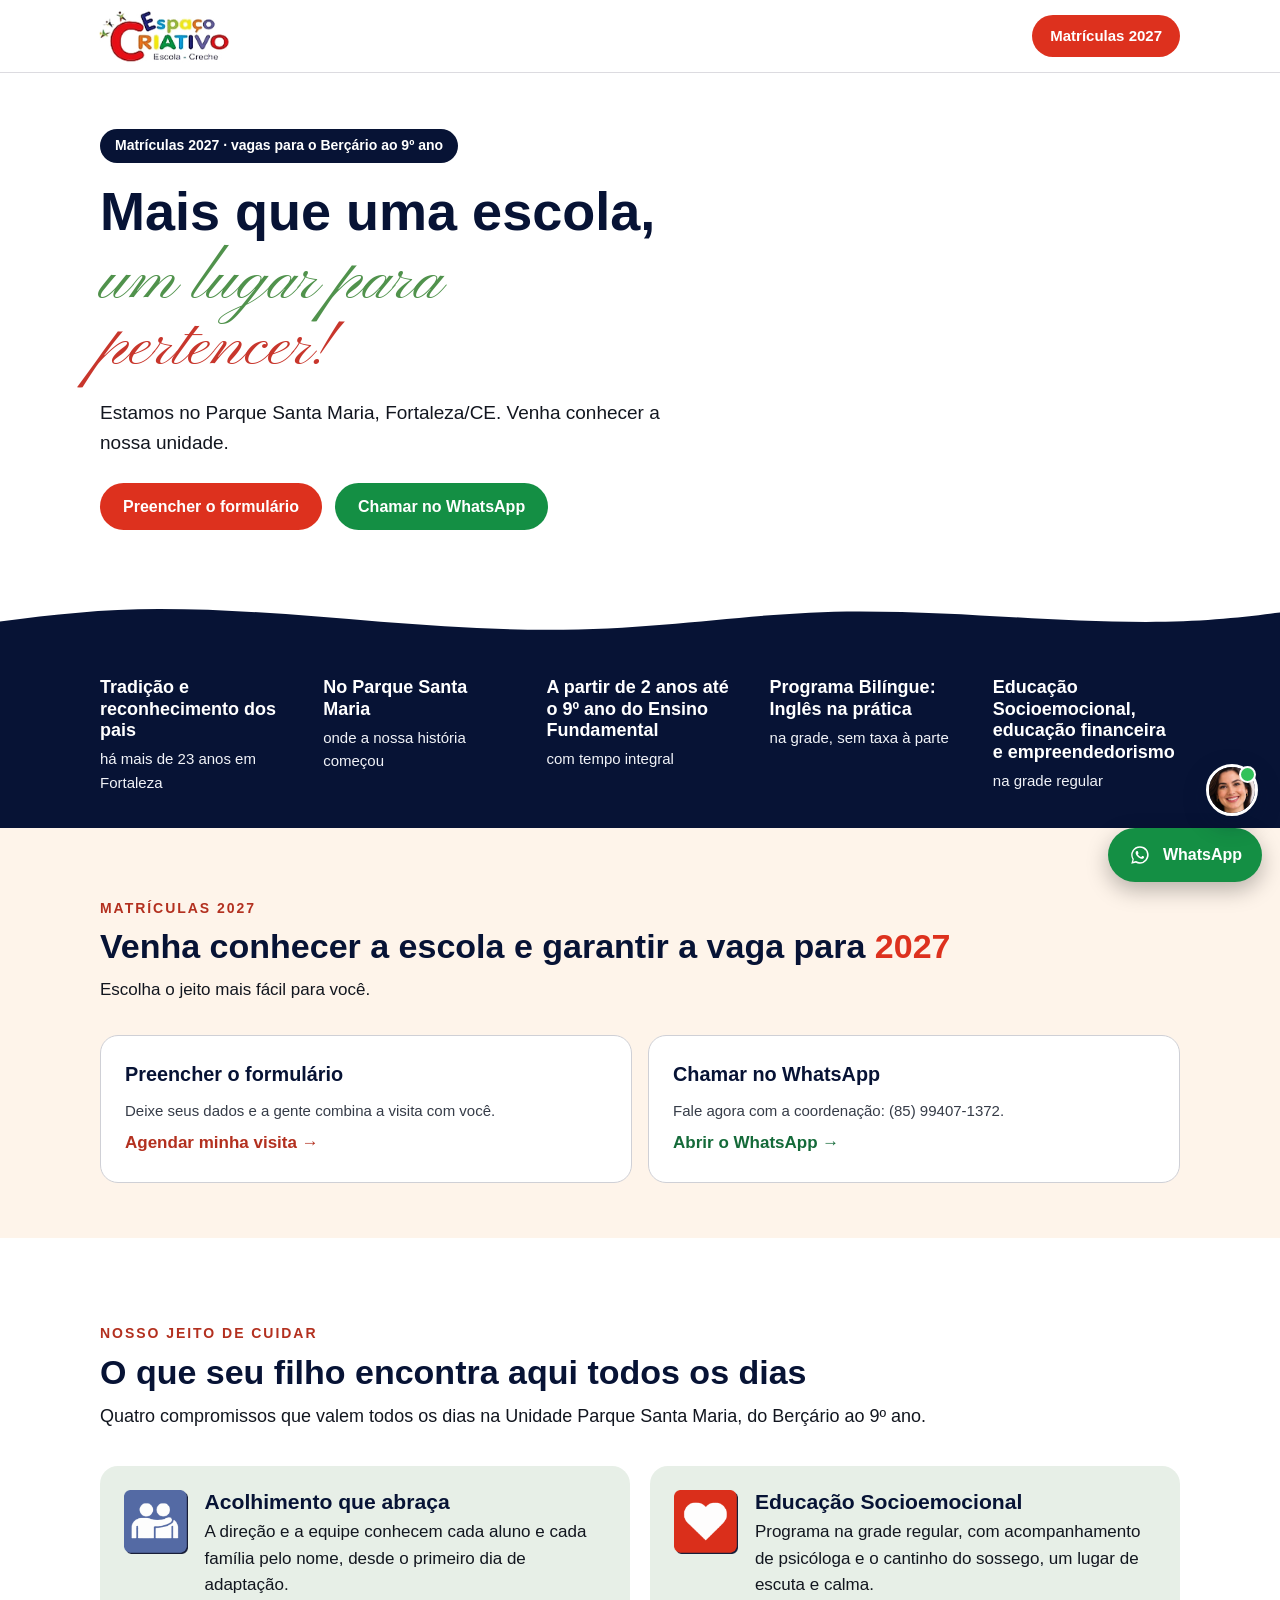
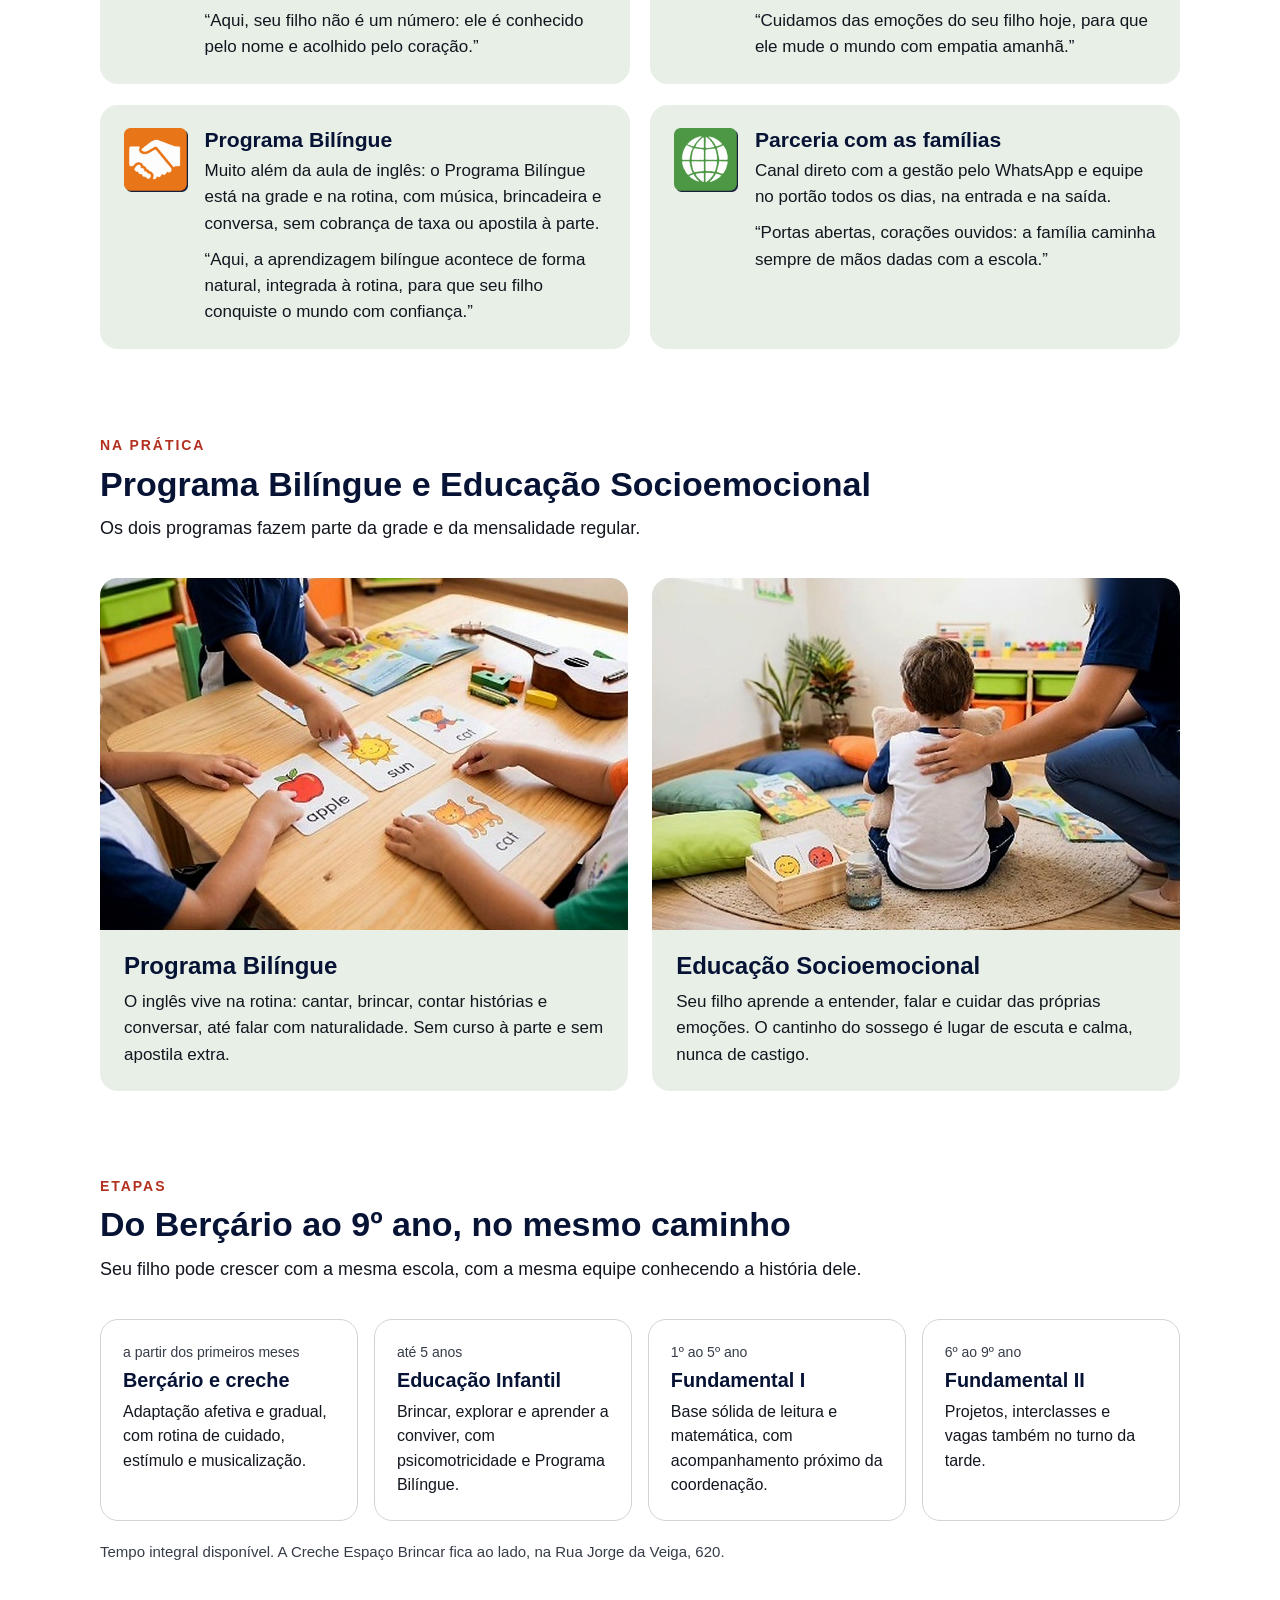
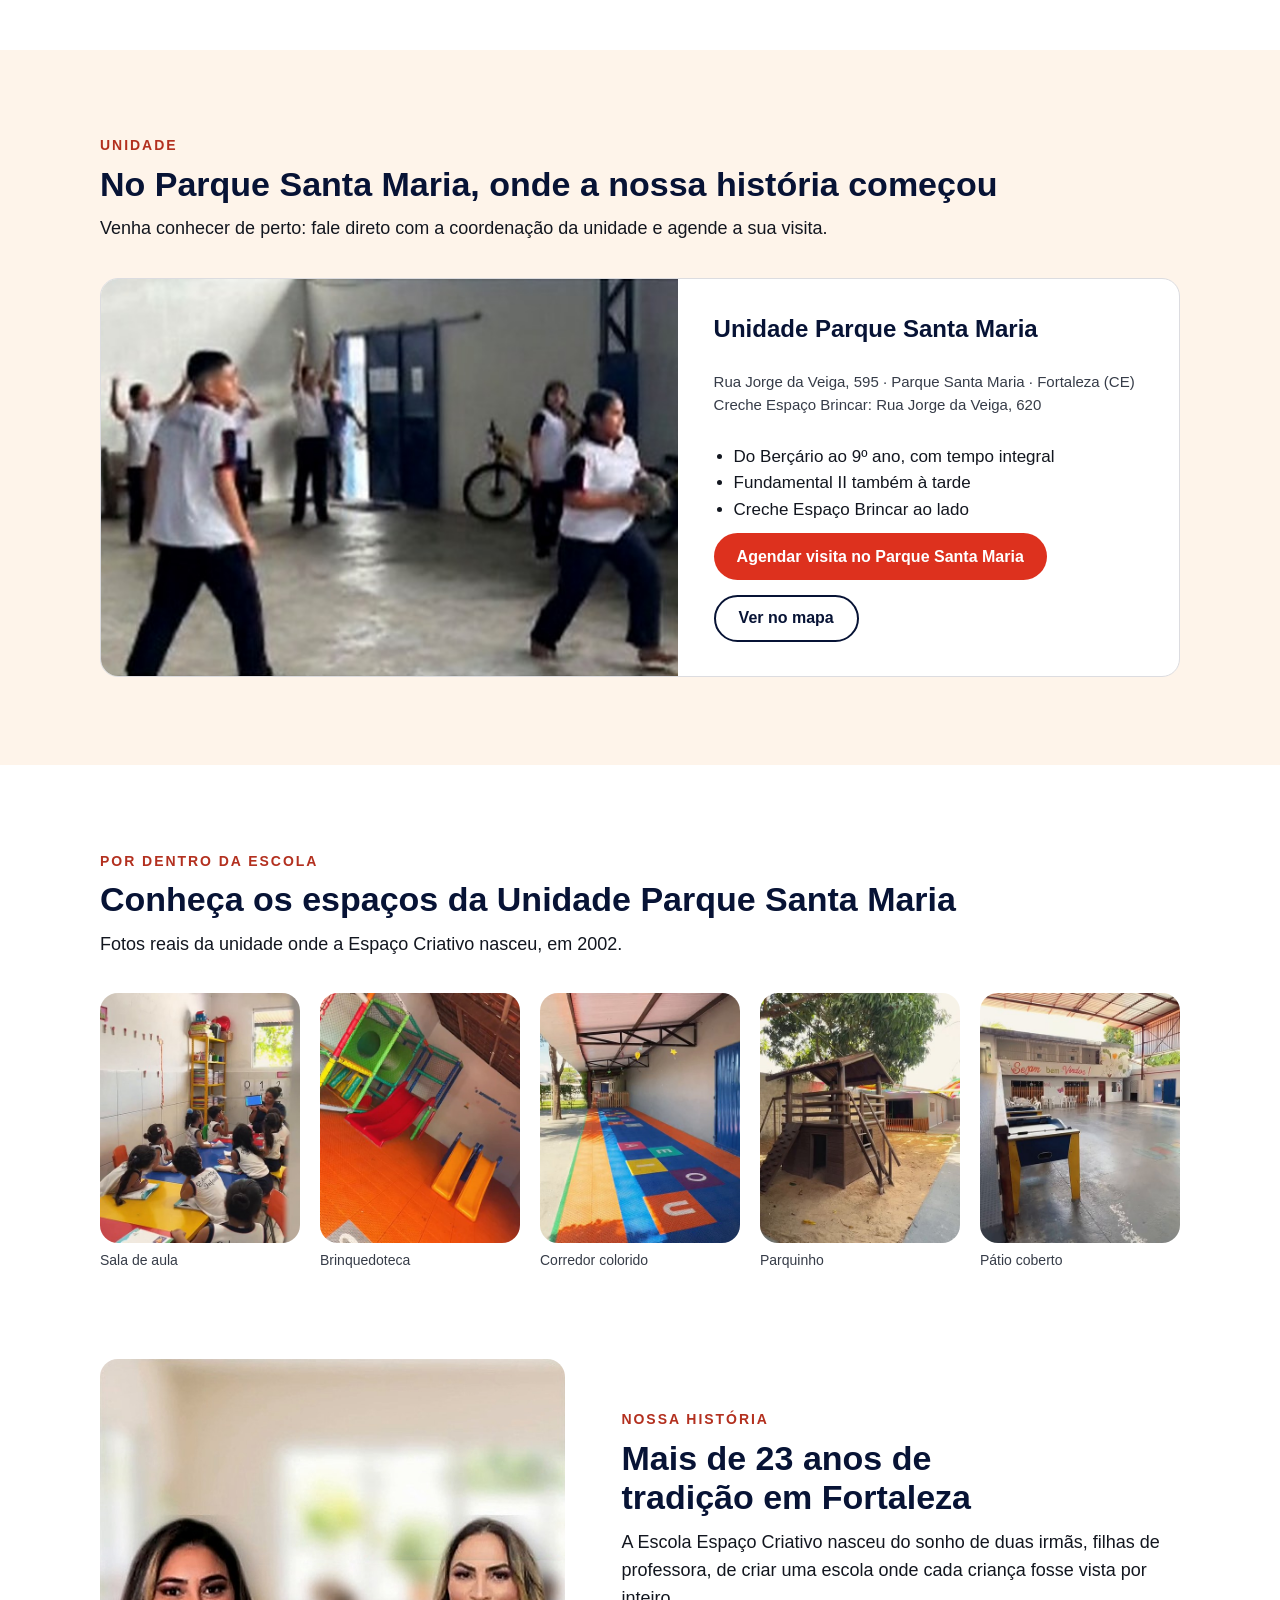
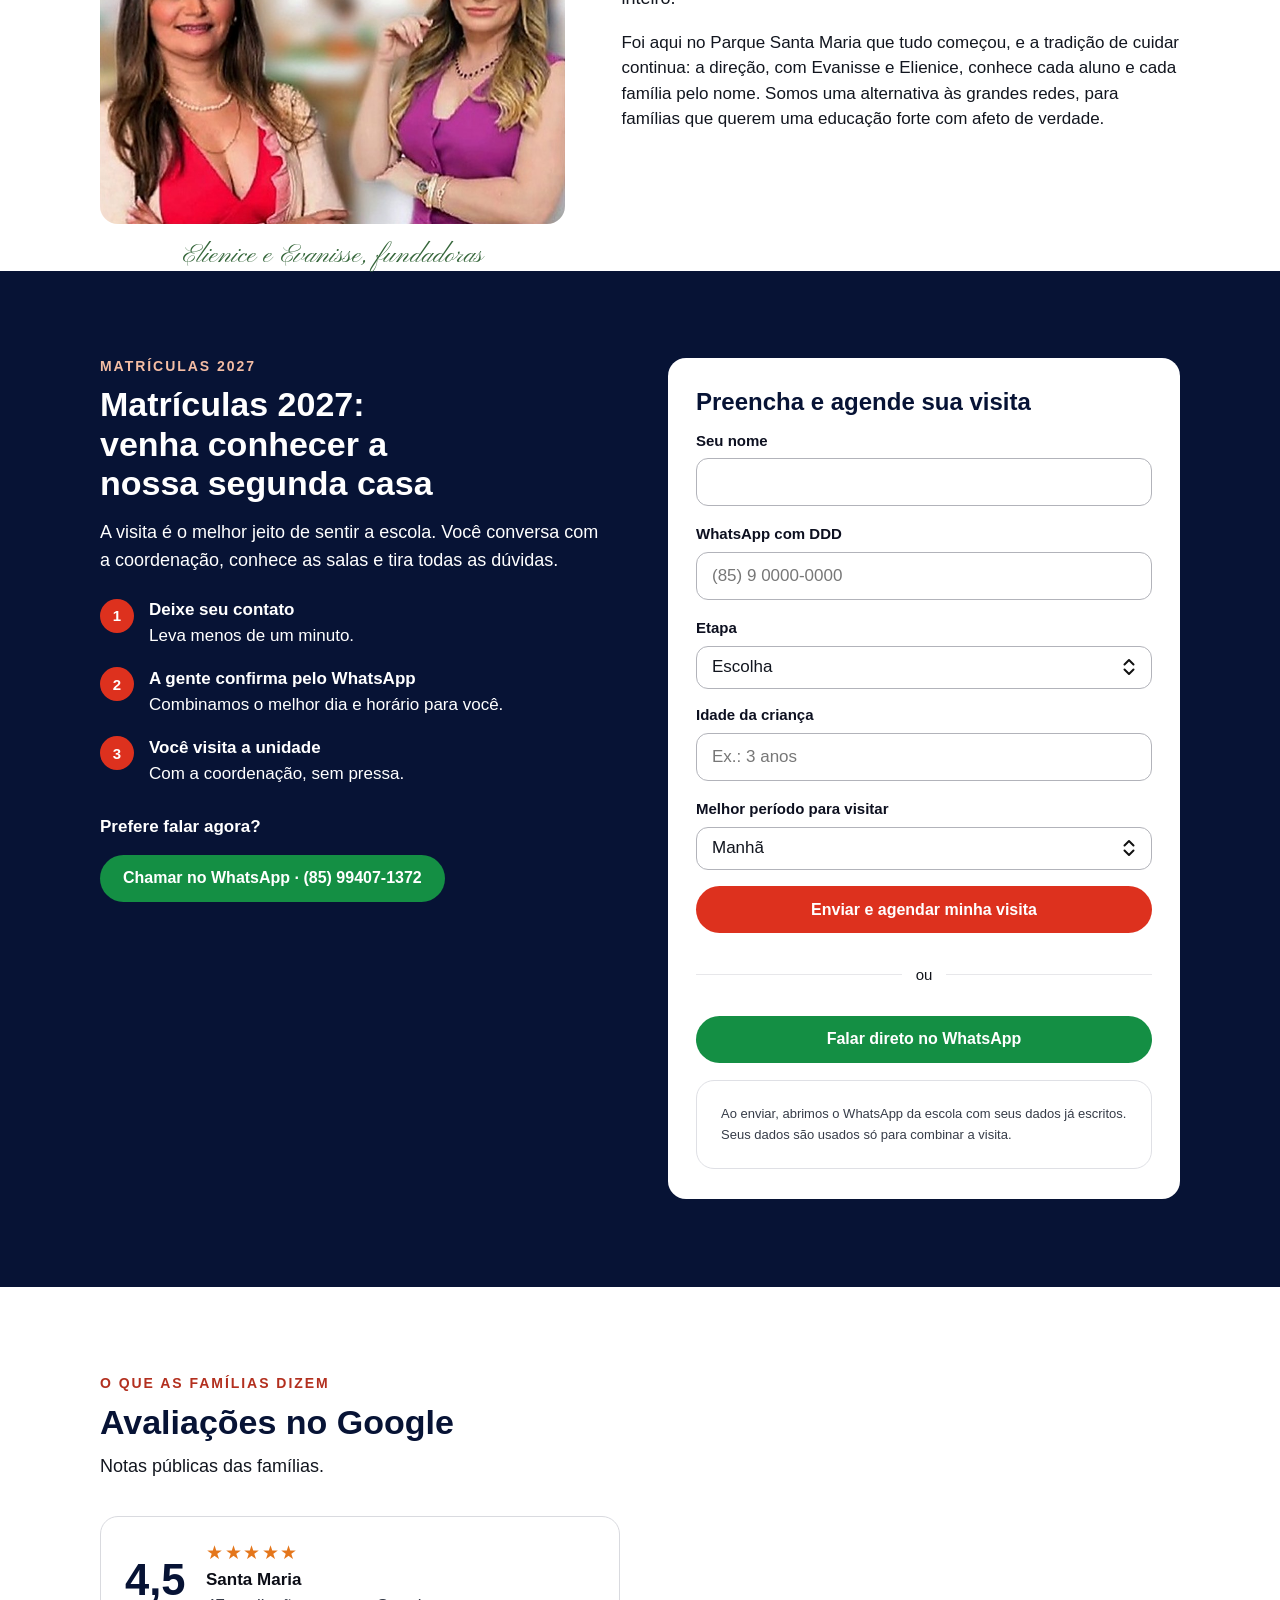
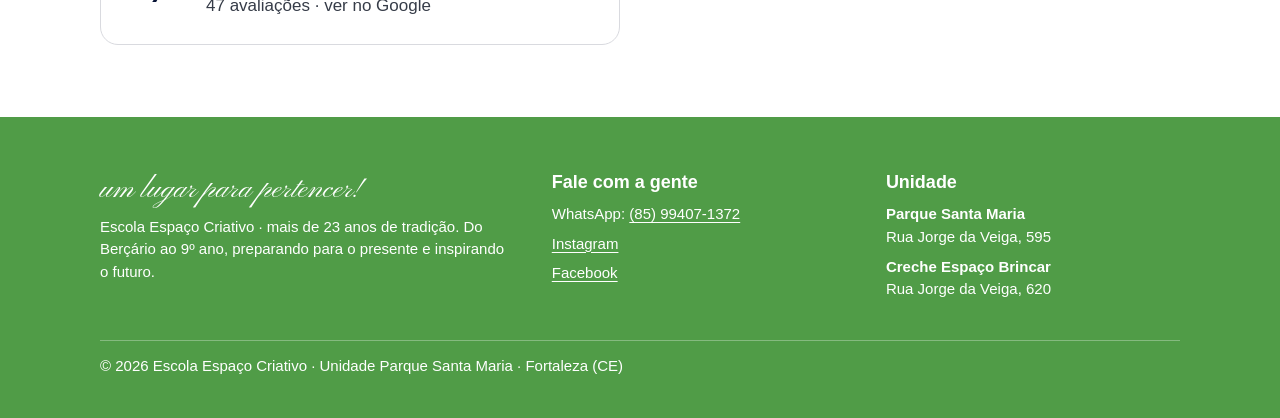
<file: santa-maria/index.html>
<!DOCTYPE html>
<html lang="pt-BR">
<head>
<meta charset="utf-8">
<meta name="viewport" content="width=device-width, initial-scale=1, viewport-fit=cover">
<title>Escola Espaço Criativo · Unidade Parque Santa Maria · Matrículas 2027</title>
<meta name="description" content="Escola Espaço Criativo, Unidade Parque Santa Maria (Rua Jorge da Veiga, 595, Fortaleza/CE). Do Berçário ao 9º ano, com Programa Bilíngue e Educação Socioemocional. Matrículas 2027.">
<meta name="theme-color" content="#ffffff">
<meta property="og:type" content="website">
<meta property="og:title" content="Escola Espaço Criativo · Unidade Parque Santa Maria · Mais que uma escola, um lugar para pertencer!">
<meta property="og:description" content="Matrículas 2027 · vagas para o Berçário ao 9º ano na Unidade Parque Santa Maria, Fortaleza/CE.">
<meta property="og:image" content="https://8rytdz8k66-cyber.github.io/catalogo-escolaespacocriativo/img/ref-santa-maria-parcial.jpg">
<meta property="og:url" content="https://8rytdz8k66-cyber.github.io/catalogo-escolaespacocriativo/santa-maria/">
<link rel="icon" href="../img/logo.png">
<link rel="preload" href="../img/logo-ec-ref.png" as="image">
<style>
@font-face{font-family:"EC Script";src:url(../fonts/pinyon-script.woff) format("woff");font-display:swap}
@font-face{font-family:"EC Sans";src:url(../fonts/ec-sans-400.woff) format("woff");font-weight:400;font-display:swap}
@font-face{font-family:"EC Sans";src:url(../fonts/ec-sans-700.woff) format("woff");font-weight:700;font-display:swap}
:root{
  --navy:#071335; --red:#dd311e; --red-t:#b3301f; --green:#148f44; --green-t:#146a39;
  --script-g:#50924c; --script-r:#c8362c; --beige:#fef4ea; --sage:#e7efe7; --foot:#509c47;
  --text:#12161f; --muted:#363c48; --peach:#f4bda4;
  --sans:Arial,"EC Sans",Helvetica,sans-serif; --script:"Snell Roundhand","EC Script",cursive;
}
*{box-sizing:border-box;margin:0;padding:0}
html{scroll-behavior:smooth;-webkit-text-size-adjust:100%;scroll-padding-top:84px}
body{font-family:var(--sans);color:var(--text);background:#fff;line-height:1.5;-webkit-font-smoothing:antialiased;overflow-x:hidden}
img{display:block;max-width:100%;height:auto}
a{color:inherit}
h1,h2,h3{text-wrap:balance}
.wrap{max-width:1120px;margin:0 auto;padding:0 20px}
.eyebrow{display:block;font-size:14px;font-weight:700;letter-spacing:.14em;text-transform:uppercase;color:var(--red-t);line-height:1.2;margin-bottom:10.6px}
.h2{font-size:28px;line-height:1.16;color:var(--navy);font-weight:700}
.sub{font-size:18px;line-height:1.55;margin-top:11.1px}
.btn{display:inline-flex;align-items:center;justify-content:center;height:47px;padding:0 23px;border-radius:999px;font-weight:700;font-size:16px;line-height:1.5;text-decoration:none;color:#fff;border:0;cursor:pointer;font-family:inherit;text-align:left}
.btn.red{background:var(--red)} .btn.green{background:var(--green)}
.btn.line{background:#fff;color:var(--navy);border:2px solid var(--navy);padding:0 23px}
.btn:active{transform:translateY(1px)}
.btn:focus-visible,a:focus-visible,select:focus-visible,input:focus-visible,button:focus-visible{outline:3px solid #5b8def;outline-offset:2px}

/* Cabeçalho */
.topo{position:sticky;top:0;z-index:40;background:#fff;border-bottom:1px solid #dcdbe0}
.topo .wrap{height:72px;display:flex;align-items:center}
.topo .marcas{display:flex;align-items:center;gap:11px}
.topo .ec{height:54px;width:auto;margin-left:-1.6px}
.topo .mf{height:55.4px;width:auto}
.topo .cta{margin-left:auto;background:var(--red);color:#fff;font-weight:700;font-size:15px;line-height:1.15;padding:12.2px 18px;border-radius:999px;text-decoration:none;white-space:nowrap}

/* Topo da página */
.hero{padding:28px 0 0}
.pill{display:inline-block;background:var(--navy);color:#fff;font-weight:700;font-size:14px;line-height:1.25;padding:8px 15px;border-radius:999px}
.hero h1{font-size:33.6px;line-height:1.12;color:var(--navy);font-weight:700;margin-top:18.5px}
.hero h1 .s{display:block;font-family:var(--script);font-weight:400;font-size:44.8px;line-height:41px;white-space:nowrap}
.hero h1 .s1{color:var(--script-g);margin-top:7.9px}
.hero h1 .s2{color:var(--script-r)}
.hero .lead{font-size:19px;line-height:1.55;margin-top:17px}
.hero .ctas{display:flex;flex-wrap:wrap;gap:13px;margin-top:26.1px}
.onda{display:block;width:100%;height:22px;margin-top:79px}
.difs{background:var(--navy);color:#fff;padding:46.6px 0 33.3px;margin-top:-1px}
.difs ul{list-style:none;display:grid;grid-template-columns:1fr 1fr;column-gap:24px;row-gap:24.1px}
.difs b{display:block;font-size:18px;line-height:1.2}
.difs span{display:block;font-size:15px;line-height:1.57;margin-top:5.6px;color:#f1f3f8}

/* Matrículas */
.matr{background:var(--beige);padding:72px 0 55.8px}
.matr h2 em{font-style:normal;color:var(--red)}
.matr .sub{font-size:17px;margin-top:10.9px}
.cards2{display:grid;gap:16.1px;margin-top:31.2px}
.card{background:#fff;border:1px solid #cfd0d6;border-radius:18px;padding:26.5px 24px 25.9px}
.card h3{font-size:19.84px;line-height:1.25;color:var(--navy)}
.card p{font-size:15px;line-height:1.57;color:var(--muted);margin-top:11.5px}
.card .lnk{display:inline-block;margin-top:7.9px;font-weight:700;font-size:17px;line-height:1.5;text-decoration:none}
.lnk.r{color:var(--red-t)} .lnk.g{color:var(--green-t)}

/* Nosso jeito */
.cuidar{padding-top:86.9px}
.sages{display:grid;gap:20.8px;margin-top:35px}
.sage{background:var(--sage);border-radius:18px;padding:23.5px 24px 23.6px;display:grid;grid-template-columns:64px minmax(0,1fr);column-gap:16.5px;align-items:start}
.sage img{width:64px;height:64px}
.sage h3{font-size:21.12px;line-height:1.15;color:var(--navy)}
.sage p{font-size:17px;line-height:1.55;margin-top:5.4px}
.sage p+p{margin-top:9.6px}

/* Na prática */
.pratica{padding-top:87.8px}
.fotos2{display:grid;gap:24.4px;margin-top:35px}
.fcard{border-radius:18px;overflow:hidden;background:var(--sage)}
.fcard img{width:100%;aspect-ratio:3/2;object-fit:cover}
.fcard div{padding:22px 24px 23.4px}
.fcard h3{font-size:24px;line-height:1.2;color:var(--navy)}
.fcard p{font-size:17px;line-height:1.55;margin-top:8.2px}

/* Etapas */
.etapas{padding:86.6px 0 86.8px}
.ecards{display:grid;gap:15.7px;margin-top:35px}
.ecard{border:1px solid #d2d3d8;border-radius:18px;padding:23.25px 22px 22.75px;background:#fff}
.ecard small{display:block;font-size:14px;color:var(--muted);line-height:1.4}
.ecard h3{font-size:19.84px;line-height:1.25;color:var(--navy);margin-top:5.3px}
.ecard p{font-size:16px;line-height:1.53;margin-top:7.2px}
.nota{font-size:15px;line-height:1.55;color:var(--muted);margin-top:18.6px}

/* Unidades */
.unid{background:var(--beige);padding:87.1px 0 88px}
.ucards{display:grid;gap:24px;margin-top:35.3px}
.ucard{background:#fff;border:1px solid #dcdce0;border-radius:18px;overflow:hidden}
.ucard img{width:100%;aspect-ratio:16/9;object-fit:cover}
.ucard .in{padding:23.4px 24px 24.7px}
.ucard h3{font-size:24px;line-height:1.15;color:var(--navy)}
.ucard address{font-style:normal;font-size:15px;line-height:1.56;color:var(--muted);margin-top:27px}
.ucard ul{margin:27.3px 0 0 20px;font-size:17px;line-height:1.55}
.ucard .bts{display:flex;flex-wrap:wrap;gap:14.5px 14px;margin-top:10.3px}

/* Galeria */
.galeria{padding-top:88px}
.gal{display:grid;grid-template-columns:1fr 1fr;column-gap:14px;row-gap:15.75px;margin-top:34.2px}
.gal img{width:100%;aspect-ratio:4/5;object-fit:cover;border-radius:18px}
.gal figcaption{font-size:14px;color:var(--muted);margin-top:8.65px;line-height:1.4}

/* Fundadoras e história */
.fund{padding-top:96.95px}
.fund img{width:100%;aspect-ratio:1/1;object-fit:cover;border-radius:18px}
.fund figcaption{text-align:center;font-family:var(--script);color:#35663a;font-size:28px;line-height:30px;height:30px;margin-top:16.1px;white-space:nowrap}
.hist{padding:68.7px 0 86.6px}
.hist p{font-size:18px;line-height:1.55;margin-top:11.2px}
.hist p+p{font-size:17px;line-height:1.5;margin-top:17.2px}

/* Formulário */
.visita{background:var(--navy);color:#fff;padding:87.3px 0 88.3px}
.visita .eyebrow{color:var(--peach)}
.visita .h2{color:#fff}
.visita .sub{color:#fff;margin-top:15.6px}
.passos{list-style:none;margin-top:22.1px;display:grid;gap:16px}
.passos li{display:grid;grid-template-columns:34px 1fr;column-gap:15px;align-items:start}
.passos .n{width:34px;height:34px;border-radius:50%;background:var(--red);color:#fff;display:grid;place-items:center;font-weight:700;font-size:15px}
.passos li>div{padding-top:1.9px}
.passos b{display:block;font-size:17px;line-height:1.35}
.passos span{display:block;font-size:17px;line-height:1.55;margin-top:1.65px}
.agora{margin-top:27px}
.agora b{display:block;font-size:17px;line-height:1.5}
.agora .btn{margin-top:14.7px}
.form{background:#fff;color:var(--text);border-radius:18px;padding:29.9px 28px 29.4px;margin-top:48.3px}
.form h3{font-size:24px;line-height:1.17;color:var(--navy)}
.form label{display:block;font-size:15px;font-weight:700;line-height:1.3;color:#0d1020;margin-top:18.2px}
.form h3+label{margin-top:14.9px}
.form select+label{margin-top:16.6px}
.form input,.form select{display:block;width:100%;margin-top:8.3px;height:47.6px;border:1px solid #b2b3ba;border-radius:12px;background:#fff;font:inherit;font-size:17px;color:var(--text);padding:0 15px;-webkit-appearance:none;appearance:none}
.form select{height:43px;background:#fff url("data:image/svg+xml,%3Csvg xmlns='http://www.w3.org/2000/svg' width='12' height='18' viewBox='0 0 12 18'%3E%3Cpath d='M1.5 6.5 6 2l4.5 4.5M1.5 11.5 6 16l4.5-4.5' fill='none' stroke='%23111' stroke-width='2' stroke-linecap='round' stroke-linejoin='round'/%3E%3C/svg%3E") no-repeat right 16px center;padding-right:40px}
.form input::placeholder{color:#777;opacity:1}
.form input.err,.form select.err{border-color:var(--red);box-shadow:0 0 0 3px rgba(221,49,30,.15)}
.form .enviar{width:100%;margin-top:16.6px;justify-content:center}
.ou{display:flex;align-items:center;gap:14px;margin:30.5px 0 29.4px;color:#11131a;font-size:15px;line-height:1.5}
.ou::before,.ou::after{content:"";flex:1;height:1px;background:#e7e7ea}
.form .zap{width:100%;justify-content:center}
.aviso{border:1px solid #dfe0e5;border-radius:18px;padding:23.6px 24px;margin-top:17.3px;font-size:13px;line-height:1.55;color:var(--muted)}
.erro{color:var(--red);font-weight:700;font-size:15px;margin-top:12px}
.erro:empty{display:none}

/* Avaliações */
.aval{padding:88.1px 0 72.6px}
.notas{display:grid;gap:20.4px;margin-top:35px}
.nota-g{display:flex;align-items:center;gap:20px;border:1px solid #d9dadf;border-radius:18px;height:128.8px;padding:0 24px;text-decoration:none;color:inherit}
.nota-g .num{font-size:43.5px;font-weight:700;color:var(--navy);line-height:1;min-width:61px}
.nota-g .stars{display:block;color:#e4761b;font-size:19px;letter-spacing:1.5px;line-height:1}
.nota-g b{display:block;font-size:17px;line-height:1.3;margin-top:7px;color:#0b0d16}
.nota-g small{display:block;font-size:17px;line-height:1.4;color:var(--muted);margin-top:3px}

/* Rodapé */
.rodape{background:var(--foot);color:#fff;padding:54.7px 0 0}
.rodape .s{font-family:var(--script);font-size:31px;line-height:36px;height:36px;white-space:nowrap}
.rodape .s+p{font-size:15px;line-height:1.52;margin-top:7.5px}
.rodape h4{font-size:18px;line-height:1.2;margin-top:39.3px}
.rodape .u h4{margin-top:37.6px}
.rodape ul{list-style:none;margin-top:8.7px}
.rodape li{font-size:15px;line-height:1.55;margin-top:6.05px}
.rodape li:first-child{margin-top:0}
.rodape li a{text-decoration:underline;text-underline-offset:3px}
.rodape .u ul{margin-top:9.45px}
.rodape .u li{line-height:1.51;margin-top:7.2px}
.rodape .u li:first-child{margin-top:0}
.rodape .u b,.rodape .u span{display:block}
.copy{border-top:1px solid rgba(255,255,255,.3);margin-top:39.2px;padding:13.8px 0 40.8px;font-size:15px;line-height:1.52}

/* Botão flutuante e Eli */
.wa{position:fixed;right:18px;bottom:18px;z-index:45;display:flex;align-items:center;gap:12px;background:var(--green);color:#fff;text-decoration:none;font-weight:700;font-size:16px;height:54px;padding:0 20px 0 21px;border-radius:999px;box-shadow:0 8px 22px rgba(0,0,0,.28)}
.wa svg{width:22px;height:22px}
.eli-bot{position:fixed;right:22px;bottom:84px;z-index:45;width:52px;height:52px;border-radius:50%;border:3px solid #fff;padding:0;cursor:pointer;background:var(--navy);box-shadow:0 8px 22px rgba(7,19,53,.35)}
.eli-bot img{width:100%;height:100%;border-radius:50%;object-fit:cover}
.eli-bot::after{content:"";position:absolute;right:-1px;top:-1px;width:13px;height:13px;border-radius:50%;background:#33c25a;border:2px solid #fff}
.eli-bot[aria-expanded="true"]{display:none}
.eli-balao{position:fixed;right:84px;bottom:88px;z-index:44;max-width:220px;background:#fff;color:var(--text);border-radius:16px 16px 4px 16px;padding:10px 30px 10px 14px;box-shadow:0 10px 26px rgba(7,19,53,.22);font-size:14.5px;line-height:1.4}
.eli-balao b{color:var(--navy)}
.eli-balao button{position:absolute;top:4px;right:8px;border:0;background:none;color:#777;font-size:18px;cursor:pointer}
.eli{position:fixed;right:12px;bottom:12px;z-index:60;width:min(380px,calc(100vw - 24px));height:min(600px,calc(100vh - 24px));background:#fff;border-radius:22px;box-shadow:0 20px 60px rgba(7,19,53,.35);display:flex;flex-direction:column;overflow:hidden}
.eli[hidden],.eli-balao[hidden]{display:none}
@media (max-width:520px){.eli{right:0;bottom:0;width:100%;height:88vh;height:88dvh;border-radius:22px 22px 0 0}}
.eli-topo{display:flex;align-items:center;gap:10px;padding:12px 14px;background:var(--navy);color:#fff}
.eli-topo img{width:42px;height:42px;border-radius:50%;object-fit:cover;border:2px solid #fff;flex:none}
.eli-topo b{font-size:17px;display:block;line-height:1.1}
.eli-topo small{color:#c9cee0;font-size:12.5px}
.eli-topo button{margin-left:auto;border:0;background:rgba(255,255,255,.15);color:#fff;width:38px;height:38px;border-radius:50%;font-size:22px;cursor:pointer}
.eli-msgs{flex:1;overflow-y:auto;padding:14px;background:#f6f7f9;display:flex;flex-direction:column;gap:10px}
.eli-oi{display:flex;flex-direction:column;align-items:center;text-align:center;gap:6px;padding:6px 0 4px;color:var(--muted);font-size:13px}
.eli-oi img{width:84px;height:84px;border-radius:50%;object-fit:cover;object-position:center 20%;border:3px solid #fff;box-shadow:0 4px 14px rgba(7,19,53,.18)}
.eli-oi b{color:var(--navy);font-size:15px}
.msg{max-width:86%;padding:10px 13px;border-radius:16px;font-size:15px;line-height:1.45;white-space:pre-line}
.msg.eli-m{background:#fff;border:1px solid #e3e5ea;border-bottom-left-radius:4px;align-self:flex-start}
.msg.eu{background:var(--navy);color:#fff;border-bottom-right-radius:4px;align-self:flex-end}
.msg .acao{display:inline-block;margin-top:8px;background:var(--green);color:#fff;text-decoration:none;font-weight:700;font-size:14px;padding:7px 13px;border-radius:999px}
.digitando{display:inline-flex;gap:4px}.digitando i{width:7px;height:7px;border-radius:50%;background:#9aa0ad;animation:pisca 1s infinite}.digitando i:nth-child(2){animation-delay:.15s}.digitando i:nth-child(3){animation-delay:.3s}
@keyframes pisca{0%,80%,100%{opacity:.25}40%{opacity:1}}
.eli-chips{display:flex;gap:6px;overflow-x:auto;padding:10px 12px 4px;background:#fff;scrollbar-width:none}
.eli-chips::-webkit-scrollbar{display:none}
.eli-chips button{flex:none;border:1px solid #d5d9e2;background:#fff;color:var(--navy);border-radius:999px;padding:7px 12px;font:inherit;font-weight:700;font-size:13.5px;cursor:pointer}
.eli-form{display:flex;gap:8px;padding:10px 12px 12px;background:#fff}
.eli-form input{flex:1;min-width:0;font:inherit;font-size:16px;border:1px solid #c9ceda;border-radius:14px;padding:10px 12px}
.eli-form button{border:0;background:var(--navy);color:#fff;border-radius:14px;width:48px;cursor:pointer;font-size:19px}

/* Telas maiores */
@media (min-width:760px){
  .h2{font-size:34px}
  .hero{padding-top:56px}
  .hero h1{font-size:46px}
  .hero h1 .s{line-height:56px}
  .hero .lead{max-width:600px}
  .difs ul{grid-template-columns:repeat(3,1fr);column-gap:36px;row-gap:34px}
  .cards2,.fotos2,.ucards,.notas,.sages,.ecards{grid-template-columns:1fr 1fr}
  .gal{grid-template-columns:repeat(3,1fr);column-gap:20px;row-gap:26px}
  .fund-hist{display:grid;grid-template-columns:minmax(0,5fr) minmax(0,6fr);gap:56px;align-items:center}
  .fund{padding-top:88px}
  .hist{padding-top:88px}
  .visita .grid{display:grid;grid-template-columns:1fr 1fr;gap:56px;align-items:start}
  .visita .form{margin-top:0}
  .rodape .cols{display:grid;grid-template-columns:1.4fr 1fr 1fr;gap:40px}
  .rodape h4,.rodape .u h4{margin-top:0}
}
@media (min-width:1080px){
  .difs ul{grid-template-columns:repeat(5,1fr)}
  .ecards{grid-template-columns:repeat(4,1fr)}
  .gal{grid-template-columns:repeat(5,1fr)}
  .hero h1{font-size:54px}
  .hero h1 .s{line-height:66px}
}
@media (prefers-reduced-motion:reduce){html{scroll-behavior:auto}}
@media (min-width:760px){.ucards.uma{grid-template-columns:1fr}.ucards.uma .ucard{display:grid;grid-template-columns:minmax(0,1.15fr) minmax(0,1fr)}.ucards.uma .ucard img{height:100%;min-height:340px;aspect-ratio:auto}.ucards.uma .ucard .in{padding:36px 36px 34px;align-self:center}.notas.uma{grid-template-columns:minmax(0,520px)}}@media (min-width:1080px){.ecards.tres{grid-template-columns:repeat(3,1fr)}}
</style>
</head>
<body>
<header class="topo">
  <div class="wrap">
    <a class="marcas" href="#topo" aria-label="Escola Espaço Criativo, início">
      <img class="ec" src="../img/logo-ec-ref.png" alt="Espaço Criativo Escola - Creche" width="341" height="138">
    </a>
    <a class="cta" href="#visita">Matrículas 2027</a>
  </div>
</header>

<main id="topo">
<section class="hero">
  <div class="wrap">
    <span class="pill">Matrículas 2027 · vagas para o Berçário ao 9º ano</span>
    <h1>Mais que uma escola, <span class="s s1" data-fit="219.8" data-base="33.6">um lugar para</span> <span class="s s2" data-fit="165.3" data-base="33.6">pertencer!</span></h1>
    <p class="lead">Estamos no Parque Santa Maria, Fortaleza/CE. Venha conhecer a nossa unidade.</p>
    <div class="ctas">
      <a class="btn red" href="#visita">Preencher o formulário</a>
      <a class="btn green" data-zap="Olá! Vim pelo site da Unidade Parque Santa Maria e quero conhecer a Escola Espaço Criativo." href="https://wa.me/5585994071372" target="_blank" rel="noopener">Chamar no WhatsApp</a>
    </div>
  </div>
  <svg class="onda" viewBox="0 0 402 22" preserveAspectRatio="none" aria-hidden="true"><path d="M0 12.5C17 5.5 32 0 50 0c42 0 79 20.8 122 20.8 39 0 64-18.4 98-18.4 33 0 58 10.5 90 10.5 18 0 30-4.6 42-9.4V22H0z" fill="#071335"/></svg>
  <div class="difs">
    <div class="wrap">
      <ul>
        <li><b>Tradição e reconhecimento dos pais</b><span>há mais de 23 anos em Fortaleza</span></li>
        <li><b>No Parque Santa Maria</b><span>onde a nossa história começou</span></li>
        <li><b>A partir de 2 anos até o 9º ano do Ensino Fundamental</b><span>com tempo integral</span></li>
        <li><b>Programa Bilíngue: Inglês na prática</b><span>na grade, sem taxa à parte</span></li>
        <li><b>Educação Socioemocional, educação financeira e empreendedorismo</b><span>na grade regular</span></li>
      </ul>
    </div>
  </div>
</section>

<section class="matr" id="matriculas">
  <div class="wrap">
    <span class="eyebrow">Matrículas 2027</span>
    <h2 class="h2">Venha conhecer a escola e garantir a vaga para <em>2027</em></h2>
    <p class="sub">Escolha o jeito mais fácil para você.</p>
    <div class="cards2">
      <article class="card">
        <h3>Preencher o formulário</h3>
        <p>Deixe seus dados e a gente combina a visita com você.</p>
        <a class="lnk r" href="#visita">Agendar minha visita →</a>
      </article>
      <article class="card">
        <h3>Chamar no WhatsApp</h3>
        <p>Fale agora com a coordenação: (85) 99407-1372.</p>
        <a class="lnk g" data-zap="Olá! Vim pelo site da Unidade Parque Santa Maria e quero falar com a coordenação." href="https://wa.me/5585994071372" target="_blank" rel="noopener">Abrir o WhatsApp →</a>
      </article>
    </div>
  </div>
</section>

<section class="cuidar">
  <div class="wrap">
    <span class="eyebrow">Nosso jeito de cuidar</span>
    <h2 class="h2">O que seu filho encontra aqui todos os dias</h2>
    <p class="sub">Quatro compromissos que valem todos os dias na Unidade Parque Santa Maria, do Berçário ao 9º ano.</p>
    <div class="sages">
      <article class="sage"><img src="../img/icon-acolhimento.png" alt="" width="64" height="64"><div><h3>Acolhimento que abraça</h3><p>A direção e a equipe conhecem cada aluno e cada família pelo nome, desde o primeiro dia de adaptação.</p><p>“Aqui, seu filho não é um número: ele é conhecido pelo nome e acolhido pelo coração.”</p></div></article>
      <article class="sage"><img src="../img/icon-socioemocional.png" alt="" width="64" height="64"><div><h3>Educação Socioemocional</h3><p>Programa na grade regular, com acompanhamento de psicóloga e o cantinho do sossego, um lugar de escuta e calma.</p><p>“Cuidamos das emoções do seu filho hoje, para que ele mude o mundo com empatia amanhã.”</p></div></article>
      <article class="sage"><img src="../img/icon-bilingue.png" alt="" width="64" height="64"><div><h3>Programa Bilíngue</h3><p>Muito além da aula de inglês: o Programa Bilíngue está na grade e na rotina, com música, brincadeira e conversa, sem cobrança de taxa ou apostila à parte.</p><p>“Aqui, a aprendizagem bilíngue acontece de forma natural, integrada à rotina, para que seu filho conquiste o mundo com confiança.”</p></div></article>
      <article class="sage"><img src="../img/icon-parceria.png" alt="" width="64" height="64"><div><h3>Parceria com as famílias</h3><p>Canal direto com a gestão pelo WhatsApp e equipe no portão todos os dias, na entrada e na saída.</p><p>“Portas abertas, corações ouvidos: a família caminha sempre de mãos dadas com a escola.”</p></div></article>
    </div>
  </div>
</section>

<section class="pratica">
  <div class="wrap">
    <span class="eyebrow">Na prática</span>
    <h2 class="h2">Programa Bilíngue e Educação Socioemocional</h2>
    <p class="sub">Os dois programas fazem parte da grade e da mensalidade regular.</p>
    <div class="fotos2">
      <article class="fcard"><img src="../img/ref-bilingue.jpg" alt="Crianças aprendendo inglês com cartões ilustrados" width="912" height="608" loading="lazy"><div><h3>Programa Bilíngue</h3><p>O inglês vive na rotina: cantar, brincar, contar histórias e conversar, até falar com naturalidade. Sem curso à parte e sem apostila extra.</p></div></article>
      <article class="fcard"><img src="../img/ref-socioemocional.jpg" alt="Professora acolhendo uma criança no cantinho do sossego" width="912" height="608" loading="lazy"><div><h3>Educação Socioemocional</h3><p>Seu filho aprende a entender, falar e cuidar das próprias emoções. O cantinho do sossego é lugar de escuta e calma, nunca de castigo.</p></div></article>
    </div>
  </div>
</section>

<section class="etapas">
  <div class="wrap">
    <span class="eyebrow">Etapas</span>
    <h2 class="h2">Do Berçário ao 9º ano, no mesmo caminho</h2>
    <p class="sub">Seu filho pode crescer com a mesma escola, com a mesma equipe conhecendo a história dele.</p>
    <div class="ecards">
      <article class="ecard"><small>a partir dos primeiros meses</small><h3>Berçário e creche</h3><p>Adaptação afetiva e gradual, com rotina de cuidado, estímulo e musicalização.</p></article>
      <article class="ecard"><small>até 5 anos</small><h3>Educação Infantil</h3><p>Brincar, explorar e aprender a conviver, com psicomotricidade e Programa Bilíngue.</p></article>
      <article class="ecard"><small>1º ao 5º ano</small><h3>Fundamental I</h3><p>Base sólida de leitura e matemática, com acompanhamento próximo da coordenação.</p></article>
      <article class="ecard"><small>6º ao 9º ano</small><h3>Fundamental II</h3><p>Projetos, interclasses e vagas também no turno da tarde.</p></article>
    </div>
    <p class="nota">Tempo integral disponível. A Creche Espaço Brincar fica ao lado, na Rua Jorge da Veiga, 620.</p>
  </div>
</section>

<section class="unid" id="unidades">
  <div class="wrap">
    <span class="eyebrow">Unidade</span>
    <h2 class="h2">No Parque Santa Maria, onde a nossa história começou</h2>
    <p class="sub">Venha conhecer de perto: fale direto com a coordenação da unidade e agende a sua visita.</p>
    <div class="ucards uma">
      <article class="ucard">
        <img src="https://escolaespacocriativo.com/assets/img/simg(8).png" referrerpolicy="no-referrer" onerror="this.onerror=null;this.src='../img/ref-santa-maria-parcial.jpg';this.style.objectPosition='center bottom'" alt="Alunos na quadra coberta da unidade Parque Santa Maria" width="912" height="513" loading="lazy">
        <div class="in">
          <h3>Unidade Parque Santa Maria</h3>
          <address>Rua Jorge da Veiga, 595 · Parque Santa Maria · Fortaleza (CE)<br>Creche Espaço Brincar: Rua Jorge da Veiga, 620</address>
          <ul><li>Do Berçário ao 9º ano, com tempo integral</li><li>Fundamental II também à tarde</li><li>Creche Espaço Brincar ao lado</li></ul>
          <div class="bts">
            <a class="btn red" data-zap="Olá! Vim pelo site e quero agendar uma visita na Unidade Parque Santa Maria." href="https://wa.me/5585994071372" target="_blank" rel="noopener">Agendar visita no Parque Santa Maria</a>
            <a class="btn line" href="https://maps.google.com/?q=-3.858689,-38.501865" target="_blank" rel="noopener">Ver no mapa</a>
          </div>
        </div>
      </article>
    </div>
  </div>
</section>

<section class="galeria">
  <div class="wrap">
    <span class="eyebrow">Por dentro da escola</span>
    <h2 class="h2">Conheça os espaços da Unidade Parque Santa Maria</h2>
    <p class="sub">Fotos reais da unidade onde a Espaço Criativo nasceu, em 2002.</p>
    <div class="gal">
      <figure><img src="../img/sm-sala.jpg" alt="Sala de aula com crianças nas mesinhas" width="440" height="550" loading="lazy"><figcaption>Sala de aula</figcaption></figure>
      <figure><img src="../img/sm-brinquedoteca.jpg" alt="Brinquedoteca com escorregadores e piso colorido" width="440" height="550" loading="lazy"><figcaption>Brinquedoteca</figcaption></figure>
      <figure><img src="../img/sm-corredor.jpg" alt="Corredor com piso colorido e amarelinha das vogais" width="440" height="550" loading="lazy"><figcaption>Corredor colorido</figcaption></figure>
      <figure><img src="../img/sm-parquinho.jpg" alt="Parquinho de areia com casinha de madeira" width="440" height="550" loading="lazy"><figcaption>Parquinho</figcaption></figure>
      <figure><img src="../img/sm-patio.jpg" alt="Pátio coberto com pebolim" width="440" height="550" loading="lazy"><figcaption>Pátio coberto</figcaption></figure>
    </div>
  </div>
</section>

<div class="wrap fund-hist">
  <figure class="fund"><img src="../img/ref-fundadoras.jpg" alt="Elienice e Evanisse, fundadoras da Escola Espaço Criativo" width="912" height="912" loading="lazy"><figcaption data-fit="294.0">Elienice e Evanisse, fundadoras</figcaption></figure>
  <section class="hist">
    <span class="eyebrow">Nossa história</span>
    <h2 class="h2">Mais de 23 anos de tradição em Fortaleza</h2>
    <p>A Escola Espaço Criativo nasceu do sonho de duas irmãs, filhas de professora, de criar uma escola onde cada criança fosse vista por inteiro.</p>
    <p>Foi aqui no Parque Santa Maria que tudo começou, e a tradição de cuidar continua: a direção, com Evanisse e Elienice, conhece cada aluno e cada família pelo nome. Somos uma alternativa às grandes redes, para famílias que querem uma educação forte com afeto de verdade.</p>
  </section>
</div>

<section class="visita" id="visita">
  <div class="wrap grid">
    <div>
      <span class="eyebrow">Matrículas 2027</span>
      <h2 class="h2">Matrículas 2027: venha conhecer a nossa segunda casa</h2>
      <p class="sub">A visita é o melhor jeito de sentir a escola. Você conversa com a coordenação, conhece as salas e tira todas as dúvidas.</p>
      <ol class="passos">
        <li><span class="n">1</span><div><b>Deixe seu contato</b><span>Leva menos de um minuto.</span></div></li>
        <li><span class="n">2</span><div><b>A gente confirma pelo WhatsApp</b><span>Combinamos o melhor dia e horário para você.</span></div></li>
        <li><span class="n">3</span><div><b>Você visita a unidade</b><span>Com a coordenação, sem pressa.</span></div></li>
      </ol>
      <div class="agora">
        <b>Prefere falar agora?</b>
        <a class="btn green" data-zap="Olá! Vim pelo site da Unidade Parque Santa Maria e quero falar com a coordenação." href="https://wa.me/5585994071372" target="_blank" rel="noopener">Chamar no WhatsApp · (85) 99407-1372</a>
      </div>
    </div>
    <form class="form" id="form-visita" data-unidade="Parque Santa Maria" novalidate>
      <h3>Preencha e agende sua visita</h3>
      <label for="f-nome">Seu nome</label>
      <input id="f-nome" name="nome" type="text" autocomplete="name" required>
      <label for="f-zap">WhatsApp com DDD</label>
      <input id="f-zap" name="whatsapp" type="tel" inputmode="numeric" autocomplete="tel-national" placeholder="(85) 9 0000-0000" required>
      <label for="f-etapa">Etapa</label>
      <select id="f-etapa" name="etapa" required><option value="">Escolha</option><option>Berçário / creche</option><option>Educação Infantil</option><option>Fundamental I (1º ao 5º)</option><option>Fundamental II (6º ao 9º)</option></select>
      <label for="f-idade">Idade da criança</label>
      <input id="f-idade" name="idade" type="text" placeholder="Ex.: 3 anos">
      <label for="f-per">Melhor período para visitar</label>
      <select id="f-per" name="periodo"><option>Manhã</option><option>Tarde</option></select>
      <p class="erro" id="f-erro" role="alert"></p>
      <button class="btn red enviar" type="submit">Enviar e agendar minha visita</button>
      <div class="ou">ou</div>
      <a class="btn green zap" data-zap="Olá! Vim pelo site da Unidade Parque Santa Maria e quero falar com a coordenação." href="https://wa.me/5585994071372" target="_blank" rel="noopener">Falar direto no WhatsApp</a>
      <p class="aviso">Ao enviar, abrimos o WhatsApp da escola com seus dados já escritos. Seus dados são usados só para combinar a visita.</p>
    </form>
  </div>
</section>

<section class="aval">
  <div class="wrap">
    <span class="eyebrow">O que as famílias dizem</span>
    <h2 class="h2">Avaliações no Google</h2>
    <p class="sub">Notas públicas das famílias.</p>
    <div class="notas uma">
      <a class="nota-g" href="https://www.google.com/maps/search/?api=1&amp;query=Escola+Espa%C3%A7o+Criativo+Parque+Santa+Maria" target="_blank" rel="noopener"><span class="num">4,5</span><span><span class="stars" aria-label="4,5 de 5 estrelas">★★★★★</span><b>Santa Maria</b><small>47 avaliações · ver no Google</small></span></a>
    </div>
  </div>
</section>
</main>

<footer class="rodape">
  <div class="wrap">
    <div class="cols">
      <div>
        <p class="s" data-fit="270.1">um lugar para pertencer!</p>
        <p>Escola Espaço Criativo · mais de 23 anos de tradição. Do Berçário ao 9º ano, preparando para o presente e inspirando o futuro.</p>
      </div>
      <div>
        <h4>Fale com a gente</h4>
        <ul>
          <li>WhatsApp: <a href="https://wa.me/5585994071372" target="_blank" rel="noopener">(85) 99407-1372</a></li>
          <li><a href="https://www.instagram.com/criativoespaco_sm/" target="_blank" rel="noopener">Instagram</a></li>
          <li><a href="https://www.facebook.com/search/top?q=Escola%20Espa%C3%A7o%20Criativo%20Fortaleza" target="_blank" rel="noopener">Facebook</a></li>
        </ul>
      </div>
      <div class="u">
        <h4>Unidade</h4>
        <ul>
          <li><b>Parque Santa Maria</b><span>Rua Jorge da Veiga, 595</span></li>
          <li><b>Creche Espaço Brincar</b><span>Rua Jorge da Veiga, 620</span></li>
        </ul>
      </div>
    </div>
    <p class="copy">© 2026 Escola Espaço Criativo · Unidade Parque Santa Maria · Fortaleza (CE)</p>
  </div>
</footer>

<a class="wa" data-zap="Olá! Vim pelo site da Unidade Parque Santa Maria e quero falar com a Escola Espaço Criativo." href="https://wa.me/5585994071372" target="_blank" rel="noopener" aria-label="Falar no WhatsApp"><svg viewBox="0 0 32 32" aria-hidden="true"><path fill="#fff" d="M16 3.2A12.7 12.7 0 0 0 5.1 22.4L3.3 28.8l6.6-1.7A12.7 12.7 0 1 0 16 3.2zm0 23.2c-2 0-3.9-.5-5.6-1.5l-.4-.2-3.9 1 1-3.8-.3-.4A10.5 10.5 0 1 1 16 26.4zm5.8-7.9c-.3-.2-1.9-.9-2.2-1-.3-.1-.5-.2-.7.2l-1 1.2c-.2.2-.4.2-.7.1a8.6 8.6 0 0 1-4.3-3.7c-.3-.6.3-.5.9-1.7.1-.2 0-.4 0-.5l-1-2.4c-.3-.6-.5-.5-.7-.5h-.6c-.2 0-.5.1-.8.4-.3.3-1 1-1 2.5s1.1 2.9 1.2 3.1c.2.2 2.1 3.2 5.1 4.5 1.9.8 2.6.9 3.6.7.6-.1 1.9-.8 2.1-1.5.3-.7.3-1.4.2-1.5-.1-.2-.3-.3-.6-.4z"/></svg>WhatsApp</a>

<div class="eli-balao" id="eli-balao" hidden>Oi! Eu sou a <b>Eli</b> 😊 Posso tirar suas dúvidas sobre a escola?<button type="button" id="eli-balao-x" aria-label="Fechar aviso">×</button></div>
<button type="button" class="eli-bot" id="eli-abrir" aria-expanded="false" aria-controls="eli" aria-label="Falar com a Eli, assistente virtual"><img src="../img/eli-avatar.jpg" alt="" width="56" height="56"></button>
<section class="eli" id="eli" role="dialog" aria-label="Conversa com a Eli" hidden>
  <div class="eli-topo"><img src="../img/eli-avatar.jpg" alt="" width="42" height="42"><div><b>Eli</b><small>Assistente virtual · Espaço Criativo</small></div><button type="button" id="eli-fechar" aria-label="Fechar conversa">×</button></div>
  <div class="eli-msgs" id="eli-msgs" aria-live="polite"><div class="eli-oi"><img src="../img/eli-retrato.jpg" alt="Eli, assistente virtual da Escola Espaço Criativo" width="84" height="84" loading="lazy"><b>Eli</b>Assistente virtual da Escola Espaço Criativo</div></div>
  <div class="eli-chips" id="eli-chips"></div>
  <form class="eli-form" id="eli-form"><input id="eli-txt" type="text" placeholder="Escreva sua dúvida…" autocomplete="off" aria-label="Sua mensagem"><button type="submit" aria-label="Enviar">➤</button></form>
</section>

<script>
(function(){
  /* Ajusta o tamanho das frases cursivas para a mesma largura do modelo (Snell Roundhand no iPhone; fonte reserva nos demais) */
  function fit(){
    var c=document.createElement('canvas').getContext('2d');
    document.querySelectorAll('[data-fit]').forEach(function(el){
      var k=1, base=parseFloat(el.dataset.base||0);
      if(base){k=parseFloat(getComputedStyle(el.parentNode).fontSize)/base;}
      c.font='100px '+getComputedStyle(el).fontFamily;
      var m=c.measureText(el.textContent.trim());
      var ink=(m.actualBoundingBoxLeft||0)+(m.actualBoundingBoxRight||m.width);
      if(!ink)return;
      el.style.fontSize=(100*parseFloat(el.dataset.fit)*k/ink).toFixed(2)+'px';
    });
  }
  var t; window.addEventListener('resize',function(){clearTimeout(t);t=setTimeout(fit,150);});
  fit();
  if(document.fonts&&document.fonts.ready)document.fonts.ready.then(fit);
})();
</script>
<script>
(function(){
  var ZAP='5585994071372', ZAP_TXT='(85) 99407-1372';
  var BASE=[{"id": "etapas", "chip": "Turmas e etapas", "chaves": ["etapa", "turma", "serie", "série", "ano", "infantil", "fundamental", "idade", "atende", "berçario", "bercario", "creche", "maternal"], "r": "A Unidade Parque Santa Maria atende do Berçário ao 9º ano: Berçário e creche, Educação Infantil, Fundamental I (1º ao 5º) e Fundamental II (6º ao 9º), com tempo integral. O Fundamental II também tem turma à tarde. 😊 Quer que eu te ajude a agendar uma visita?"}, {"id": "integral", "chip": "Tempo integral", "chaves": ["integral", "contraturno", "tarde", "dia todo", "horario", "horário", "diaria", "diária", "meio periodo", "meio período"], "r": "Temos sim! O tempo integral amplia o dia da criança com acompanhamento das atividades escolares, brincadeiras, convivência e cuidado. No berçário há opção de integral e de meio período (manhã ou tarde). Os horários certinhos de cada turma a coordenação confirma pelo WhatsApp (85) 99407-1372."}, {"id": "bilingue", "chip": "Programa Bilíngue", "chaves": ["bilingue", "bilíngue", "ingles", "inglês", "idioma", "english"], "r": "O Programa Bilíngue está na grade e na rotina, não é uma aula solta! As crianças cantam, brincam, ouvem histórias e conversam em inglês até falar com naturalidade. E o melhor: faz parte da mensalidade regular, sem taxa nem apostila à parte. 🌎"}, {"id": "socio", "chip": "Socioemocional", "chaves": ["socioemocional", "emoc", "psicolog", "sossego", "comportamento", "empreendedor", "financeira"], "r": "A Educação Socioemocional está na grade regular, com acompanhamento de psicóloga. Seu filho aprende a entender, falar e cuidar das próprias emoções. Temos o cantinho do sossego, um lugar de escuta e calma, nunca de castigo 💛 A grade também inclui educação financeira e empreendedorismo."}, {"id": "endereco", "chip": "Endereço", "chaves": ["endereço", "endereco", "onde fica", "localiza", "mapa", "chegar", "rua", "fica onde"], "r": "A Unidade Parque Santa Maria fica na Rua Jorge da Veiga, 595 · Parque Santa Maria · Fortaleza (CE). A Creche Espaço Brincar fica ao lado, na Rua Jorge da Veiga, 620. Toque em \"Ver no mapa\" para abrir o caminho 📍", "acao": "mapa"}, {"id": "visita", "chip": "Agendar visita", "chaves": ["visita", "conhecer", "agendar", "ir ai", "ir aí", "passear", "marcar"], "r": "Que alegria! A visita é o melhor jeito de sentir a escola: você conversa com a coordenação, conhece as salas e tira todas as dúvidas, sem pressa. É só preencher o formulário aqui no site ou chamar no WhatsApp 😊", "acao": "form"}, {"id": "matricula", "chip": "Matrícula 2027", "chaves": ["matricula", "matrícula", "vaga", "2027", "inscri", "documento", "papel"], "r": "As matrículas 2027 estão abertas! A coordenação confirma a lista de documentos e te ajuda com tudo pelo WhatsApp (85) 99407-1372."}, {"id": "valores", "chip": "Valores", "chaves": ["valor", "preço", "preco", "mensalidade", "quanto custa", "custa", "pagar", "desconto", "material", "fardamento", "farda", "uniforme"], "r": "Os valores de mensalidade, material e fardamento quem passa é a nossa coordenação, direitinho para a turma do seu filho 😊 E tem condição especial para irmãos! Toque no botão abaixo e fale direto com a gente no WhatsApp.", "acao": "zap"}, {"id": "historia", "chip": "Nossa história", "chaves": ["historia", "história", "fundad", "dona", "elienice", "evanisse", "quem criou", "tempo de escola", "anos de escola", "quantos anos"], "r": "A Espaço Criativo nasceu em 2002, aqui no Parque Santa Maria, do sonho de duas irmãs, filhas de professora: Elienice e Evanisse. Começou numa casa adaptada, com quatro salas, e já são mais de 23 anos de tradição em Fortaleza. A direção conhece cada aluno e cada família pelo nome 💙"}, {"id": "seguranca", "chip": "Cuidado no dia a dia", "chaves": ["segur", "portao", "portão", "entrada", "saida", "saída", "adapta", "cuidado", "familia", "família", "comunica", "agenda"], "r": "Aqui a família caminha de mãos dadas com a escola: tem canal direto com a gestão pelo WhatsApp e equipe no portão todos os dias, na entrada e na saída. A adaptação é afetiva e gradual, no tempo de cada criança."}, {"id": "avaliacoes", "chip": "Avaliações", "chaves": ["avalia", "nota", "google", "opini", "recomenda", "boa escola", "é boa"], "r": "No Google, a Unidade Parque Santa Maria tem nota 4,5 ⭐ com 47 avaliações de famílias. Dá uma olhada lá embaixo na página!"}, {"id": "extras", "chip": "Atividades extras", "chaves": ["extra", "ballet", "balé", "futsal", "futebol", "jiu", "luta", "esporte", "dança"], "r": "Na unidade Parque Santa Maria já tivemos atividades como ballet, futsal e jiu-jitsu. As turmas e horários de 2027 a coordenação confirma pelo WhatsApp (85) 99407-1372 😊"}];
  function so(v){return (v||'').replace(/\D/g,'');}
  function masc(v){v=so(v).slice(0,11);if(v.length<=2)return v.length?'('+v:'';if(v.length<=3)return '('+v.slice(0,2)+') '+v.slice(2);if(v.length<=7)return '('+v.slice(0,2)+') '+v.slice(2,3)+' '+v.slice(3);return '('+v.slice(0,2)+') '+v.slice(2,3)+' '+v.slice(3,7)+'-'+v.slice(7);}
  function telOk(v){var d=so(v);return d.length===11&&d[2]==='9';}
  function zap(txt){return 'https://wa.me/'+ZAP+'?text='+encodeURIComponent(txt);}
  document.querySelectorAll('[data-zap]').forEach(function(a){a.href=zap(a.dataset.zap);});

  /* Formulário */
  var f=document.getElementById('form-visita'), z=document.getElementById('f-zap'), er=document.getElementById('f-erro');
  z.addEventListener('input',function(){this.value=masc(this.value);});
  f.querySelectorAll('input,select').forEach(function(el){el.addEventListener('input',function(){el.classList.remove('err');});el.addEventListener('change',function(){el.classList.remove('err');});});
  f.addEventListener('submit',function(e){
    e.preventDefault();
    var nome=document.getElementById('f-nome'), unid=document.getElementById('f-unid'), etapa=document.getElementById('f-etapa'),
        idade=document.getElementById('f-idade'), per=document.getElementById('f-per');
    var falta=[], prim=null;
    function marca(el,txt){el.classList.add('err');falta.push(txt);if(!prim)prim=el;}
    if(nome.value.trim().length<2)marca(nome,'seu nome');
    if(!telOk(z.value))marca(z,'um WhatsApp com DDD');
    if(unid&&!unid.value)marca(unid,'a unidade');
    if(!etapa.value)marca(etapa,'a etapa');
    if(falta.length){er.textContent='Falta preencher: '+falta.join(', ')+'.';prim.focus();return;}
    er.textContent='';
    var m=['Olá! Vim pelo site da Unidade Parque Santa Maria e quero agendar uma visita.','','*Nome:* '+nome.value.trim(),'*WhatsApp:* '+z.value,'*Unidade:* '+(unid?unid.value:f.dataset.unidade),'*Etapa:* '+etapa.value];
    if(idade.value.trim())m.push('*Idade da criança:* '+idade.value.trim());
    m.push('*Melhor período para visitar:* '+per.value);
    var url=zap(m.join('\n'));
    var w=window.open(url,'_blank','noopener'); if(!w)location.href=url;
  });

  /* Eli */
  var abrir=document.getElementById('eli-abrir'), caixa=document.getElementById('eli'), msgs=document.getElementById('eli-msgs'),
      chips=document.getElementById('eli-chips'), form=document.getElementById('eli-form'), txt=document.getElementById('eli-txt'),
      balao=document.getElementById('eli-balao'), iniciou=false;
  function norm(s){return (s||'').toLowerCase().normalize('NFD').replace(/[̀-ͯ]/g,'');}
  function rolar(){msgs.scrollTop=msgs.scrollHeight;}
  function bolha(quem,texto,acao){
    var d=document.createElement('div'); d.className='msg '+(quem==='eu'?'eu':'eli-m'); d.textContent=texto;
    if(acao){var a=document.createElement('a'); a.className='acao';
      if(acao==='zap'){a.href=zap('Olá! Vim pelo site da Unidade Parque Santa Maria da Escola Espaço Criativo e gostaria de mais informações para 2027.');a.target='_blank';a.rel='noopener';a.textContent='Falar no WhatsApp';}
      else if(acao==='form'){a.href='#visita';a.textContent='Agendar minha visita';a.addEventListener('click',fechar);}
      else if(acao==='mapa'){a.href='https://maps.google.com/?q=-3.858689,-38.501865';a.target='_blank';a.rel='noopener';a.textContent='Ver no mapa';}
      d.appendChild(document.createElement('br'));d.appendChild(a);}
    msgs.appendChild(d); rolar();
  }
  function eliDiz(texto,acao){
    var t=document.createElement('div'); t.className='msg eli-m'; t.innerHTML='<span class="digitando" aria-label="Eli está digitando"><i></i><i></i><i></i></span>';
    msgs.appendChild(t); rolar();
    setTimeout(function(){t.remove(); bolha('eli',texto,acao);}, Math.min(1200, 450+texto.length*4));
  }
  function responder(p){
    var n=norm(p);
    if(/^(oi|ola|bom dia|boa tarde|boa noite|e ai|hey)\b/.test(n)&&n.length<25){eliDiz('Oi! Que bom te ver por aqui 😊 Me conta, qual é a sua dúvida? Você pode escrever ou tocar num dos assuntos abaixo.');return;}
    if(/(obrigad|valeu|brigad)/.test(n)){eliDiz('Imagina! Foi um prazer ajudar 💙 Se quiser, a nossa coordenação te recebe para uma visita. Até breve!','form');return;}
    if(/(atendente|humano|pessoa|coordena|falar com|whats|telefone|contato|ligar)/.test(n)){eliDiz('Claro! A nossa coordenação te atende pelo WhatsApp '+ZAP_TXT+'. É só tocar no botão 😊','zap');return;}
    var melhor=null, pts=0;
    BASE.forEach(function(it){var s=0; it.chaves.forEach(function(k){if(n.indexOf(norm(k))>-1)s+=k.length;}); if(s>pts){pts=s;melhor=it;}});
    if(melhor){eliDiz(melhor.r,melhor.acao);return;}
    eliDiz('Hmm, essa eu ainda não sei responder 😅 Mas a nossa coordenação te ajuda rapidinho pelo WhatsApp!','zap');
  }
  function enviar(p){if(!p.trim())return; bolha('eu',p); responder(p);}
  BASE.forEach(function(it){var b=document.createElement('button');b.type='button';b.textContent=it.chip;b.addEventListener('click',function(){bolha('eu',it.chip);eliDiz(it.r,it.acao);});chips.appendChild(b);});
  function abre(){caixa.hidden=false;abrir.setAttribute('aria-expanded','true');balao.hidden=true;
    if(!iniciou){iniciou=true;eliDiz('Oi! Eu sou a Eli, a assistente virtual da Escola Espaço Criativo, Unidade Parque Santa Maria 😊 Posso te ajudar com turmas, endereço, Programa Bilíngue, visita e matrícula 2027. Como posso ajudar?');}
    setTimeout(function(){txt.focus();},300);}
  function fechar(){caixa.hidden=true;abrir.setAttribute('aria-expanded','false');abrir.focus();}
  abrir.addEventListener('click',abre); document.getElementById('eli-fechar').addEventListener('click',fechar);
  document.addEventListener('keydown',function(e){if(e.key==='Escape'&&!caixa.hidden)fechar();});
  form.addEventListener('submit',function(e){e.preventDefault();var v=txt.value;txt.value='';enviar(v);});
  document.getElementById('eli-balao-x').addEventListener('click',function(){balao.hidden=true;});
  setTimeout(function(){if(caixa.hidden&&!iniciou)balao.hidden=false;},6000);
})();
</script>
</body>
</html>
</file>
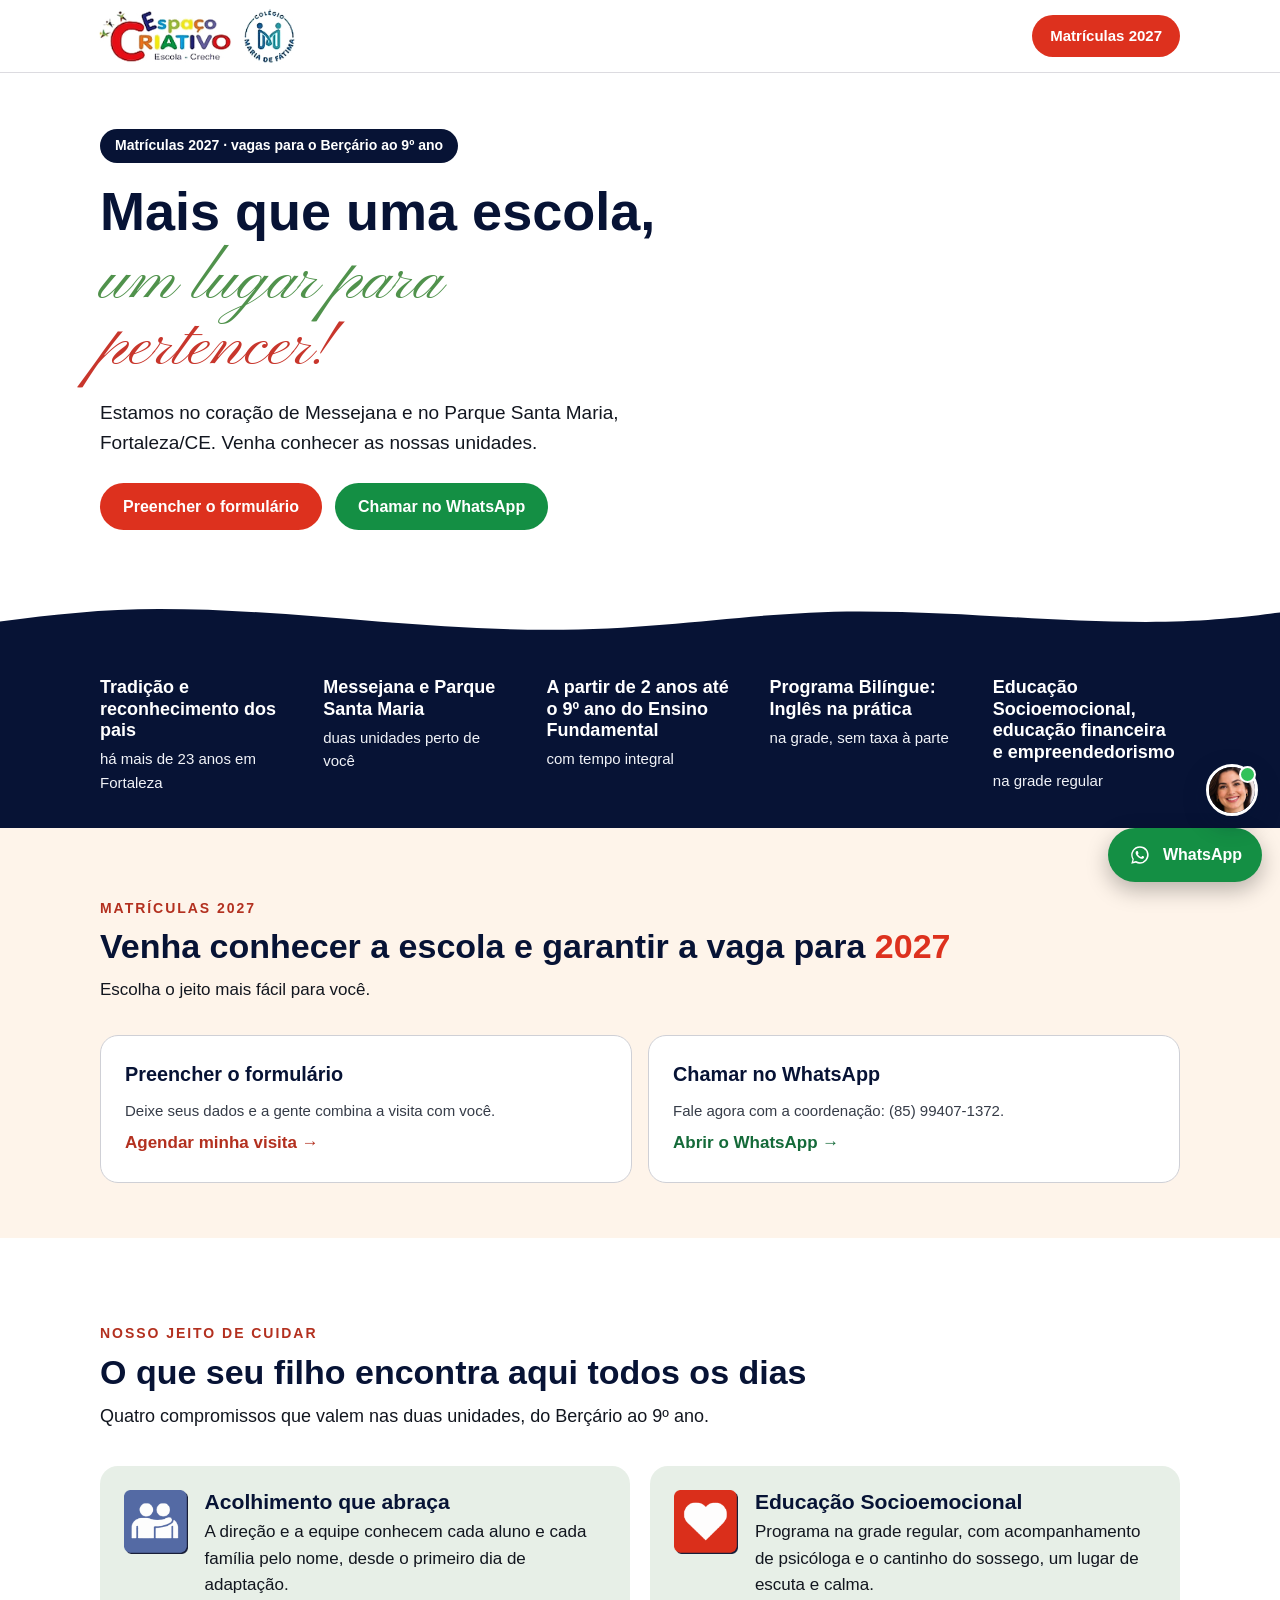
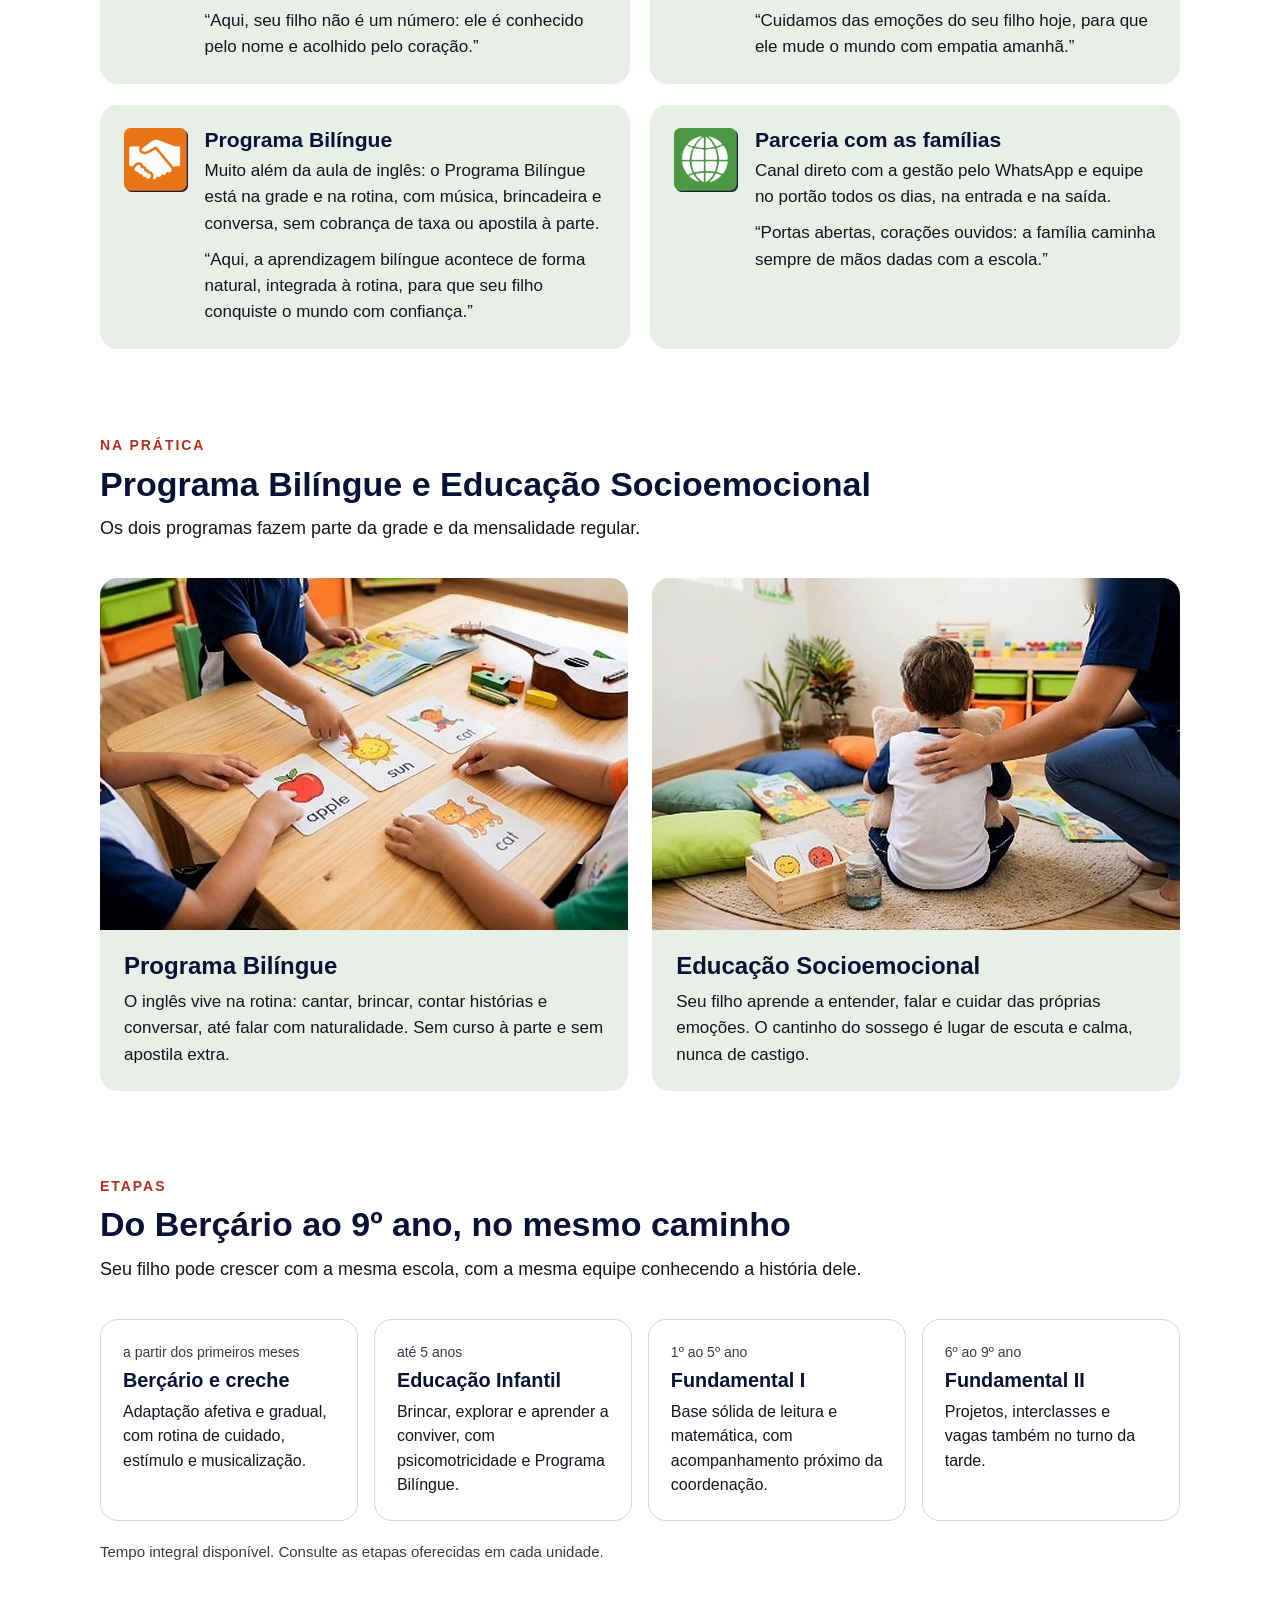
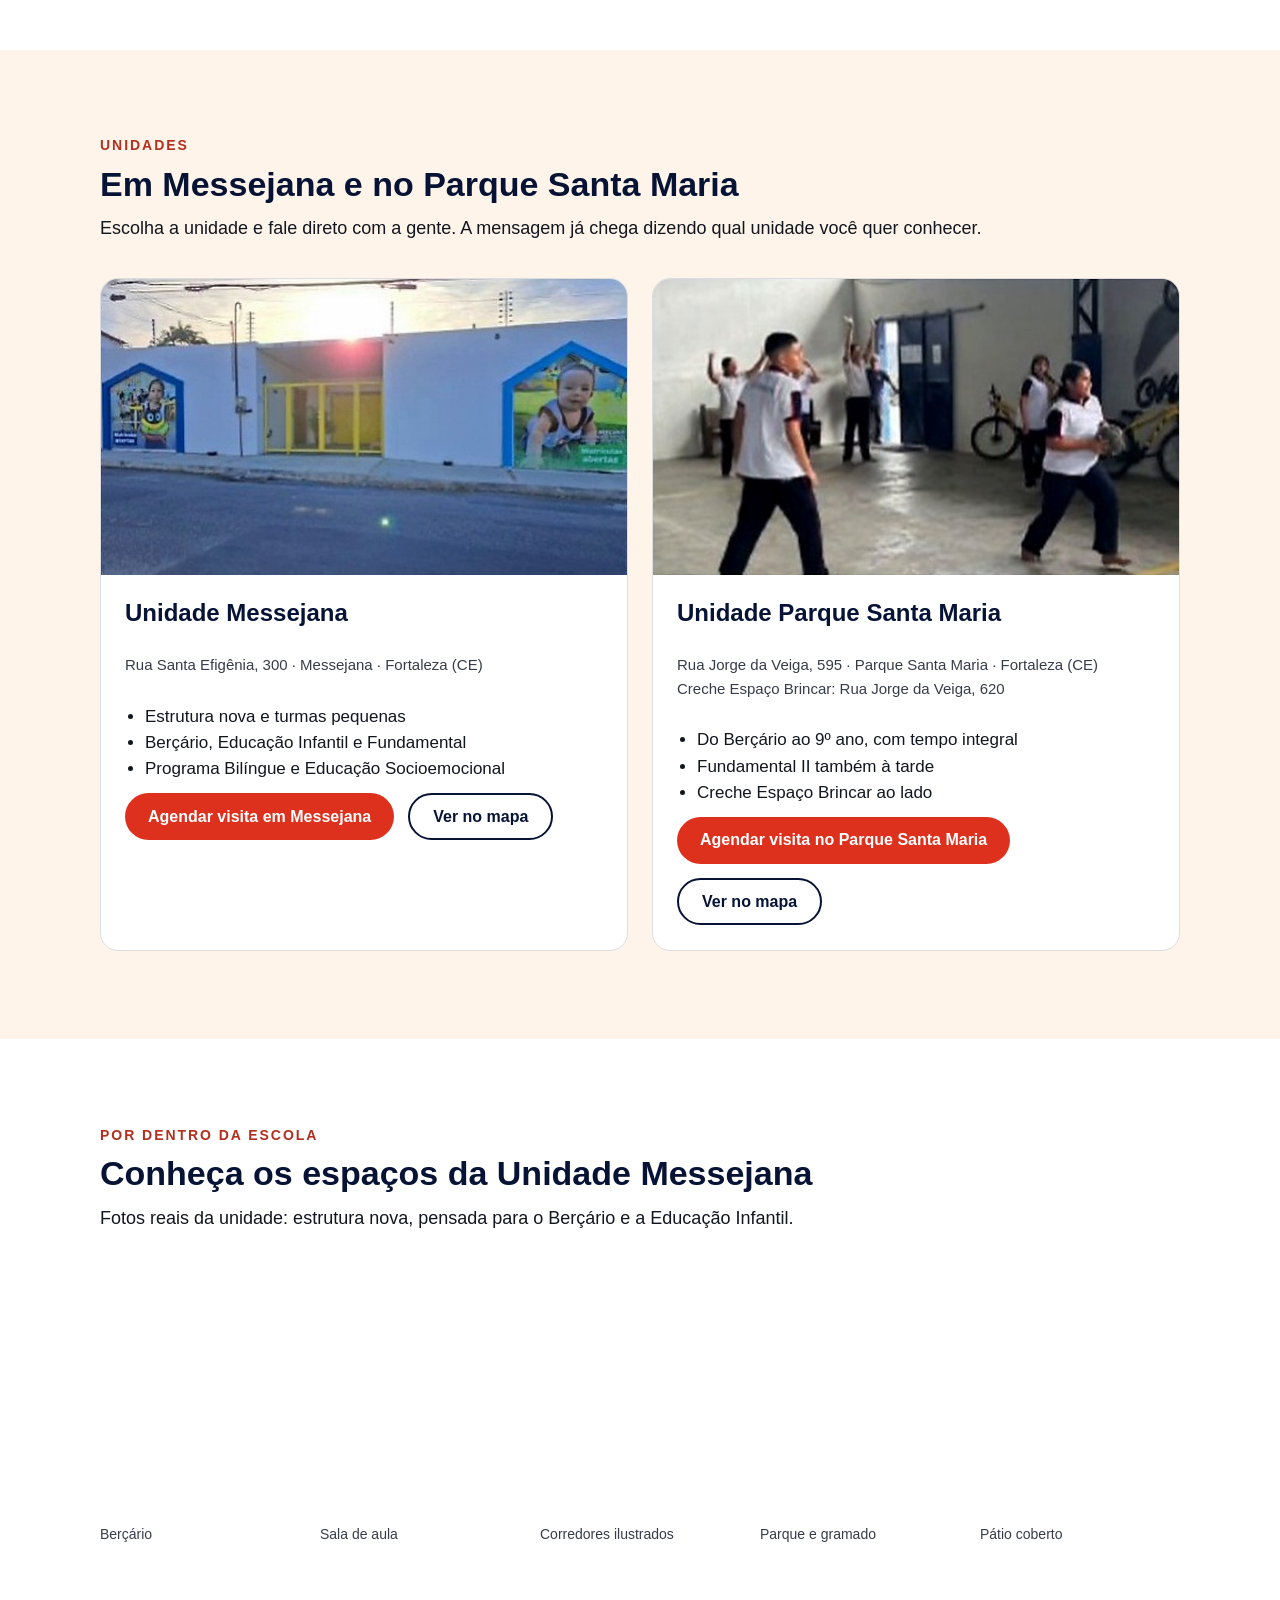
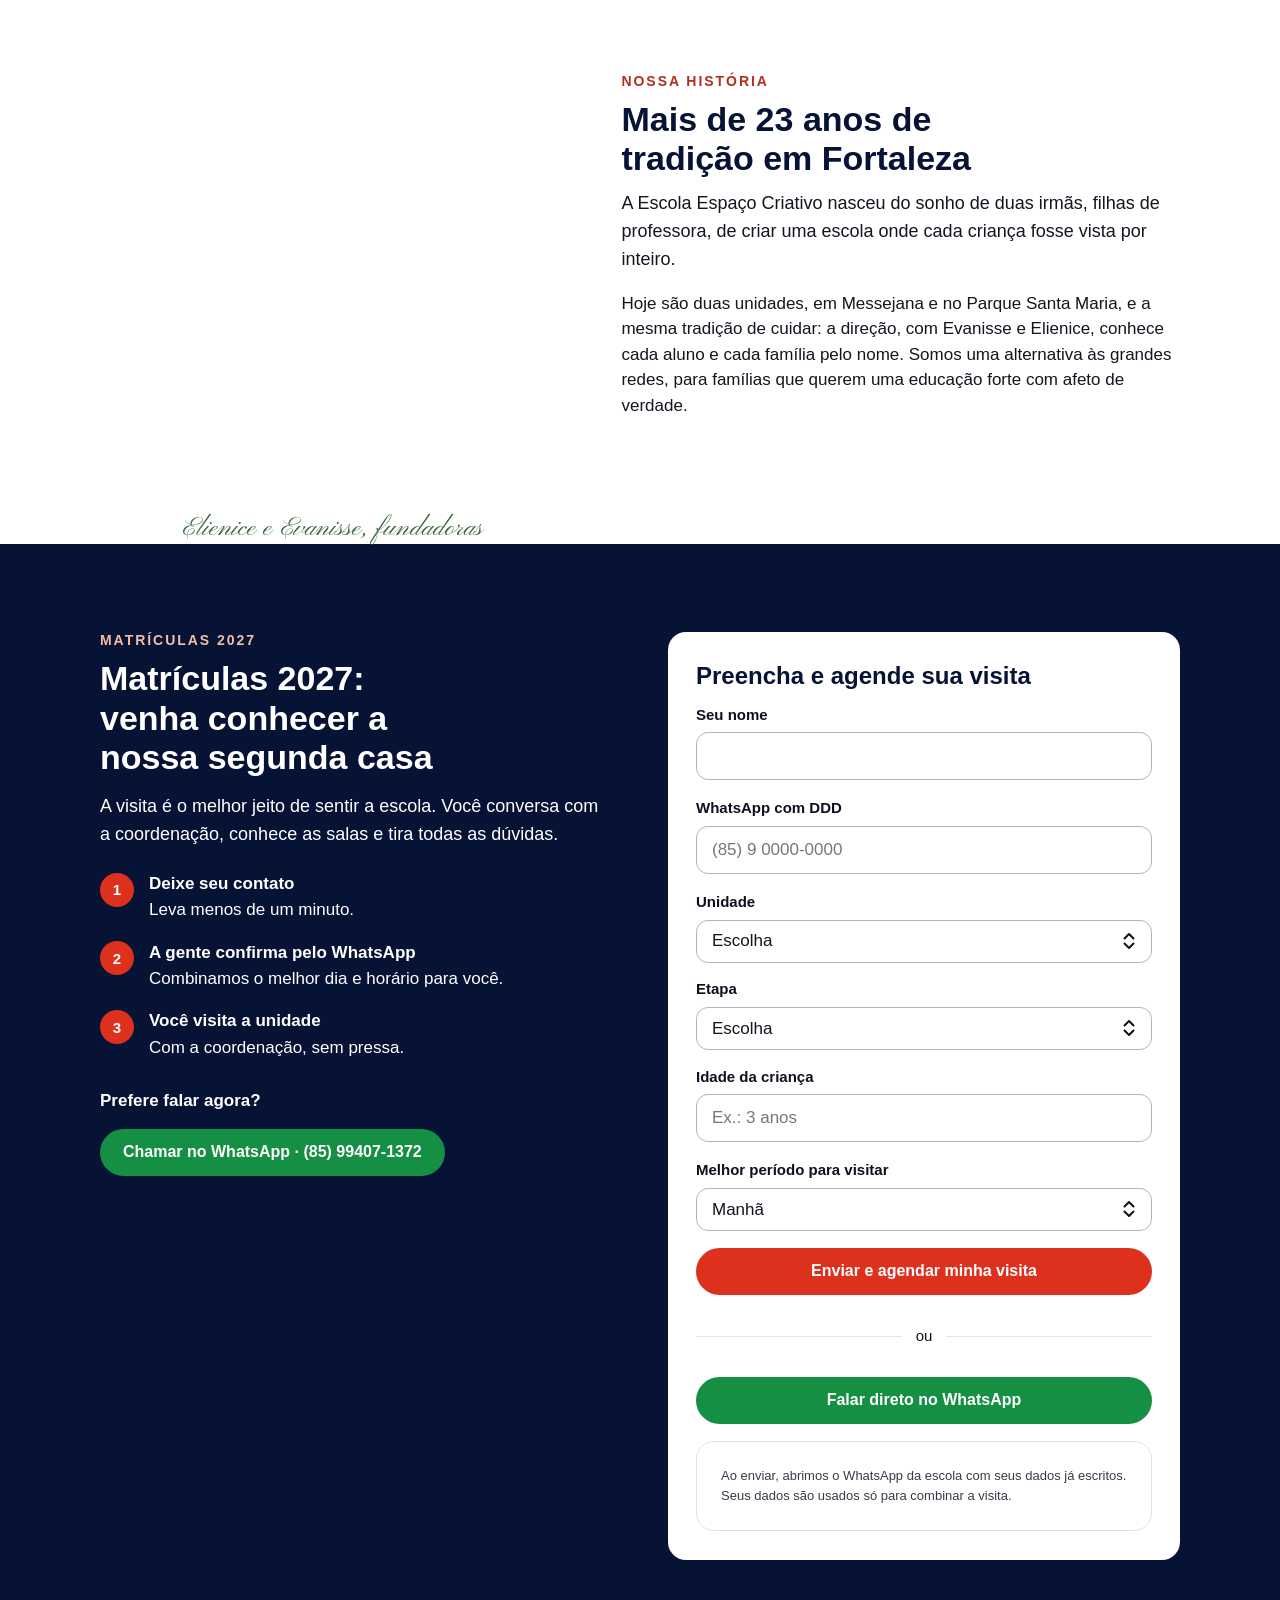
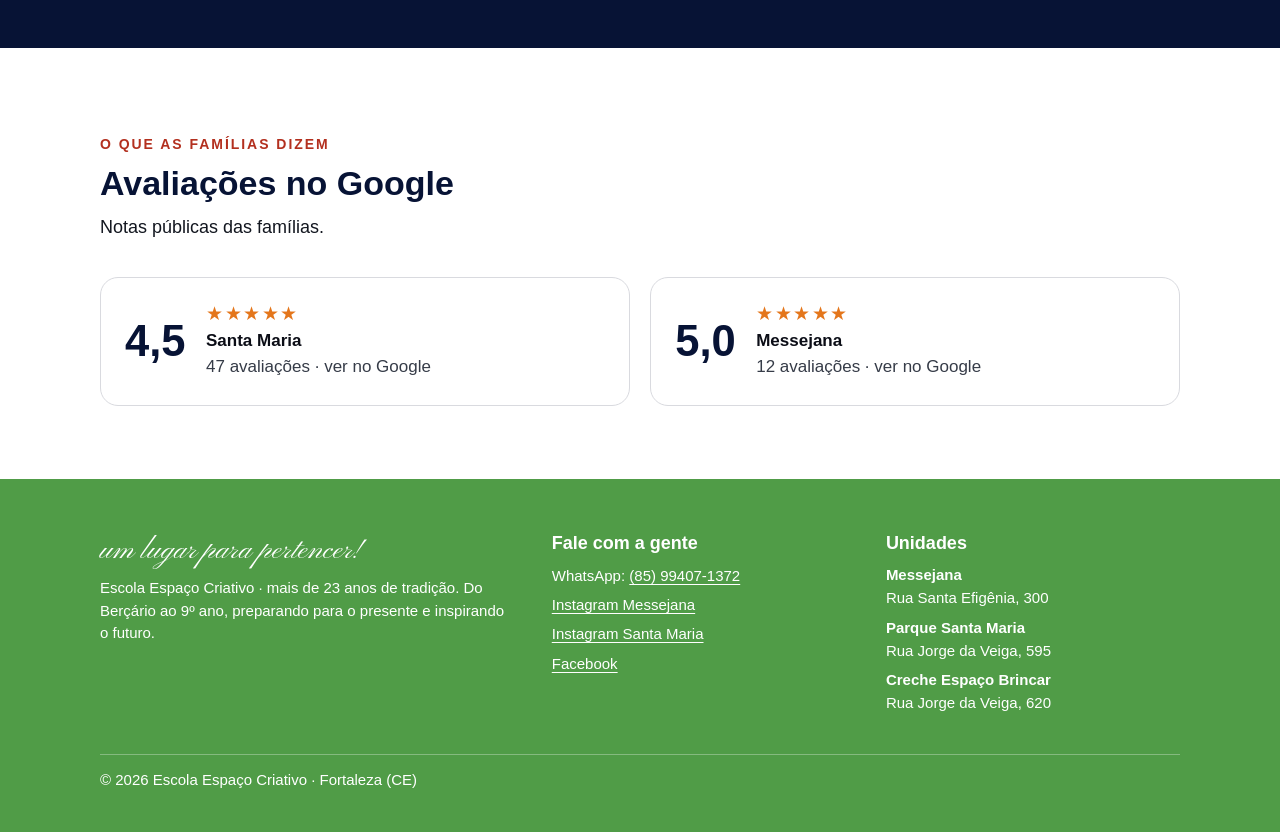
<file: unidades/index.html>
<!DOCTYPE html>
<html lang="pt-BR"><head><meta charset="utf-8"><title>Escola Espaço Criativo</title><meta http-equiv="refresh" content="0; url=../"><link rel="canonical" href="../"></head><body><a href="../">Ir para o site da Escola Espaço Criativo</a></body></html>
</file>
<file: assets/site.css>
/* Escola Espaço Criativo · estilo compartilhado por todas as páginas */
:root{
  --marinho:#0d0f74;--marinho-2:#1b1f8f;
  --vermelho:#e53b2c;--laranja:#f7941d;--amarelo:#ffc928;--verde:#2e9e47;--azul:#2a9be0;--lilas:#7a68c4;
  --zap:#1f9a3d;
  --papel:#f7f8ff;--branco:#fff;--tinta:#1d1f4a;--cinza:#5f6386;--linha:#e1e3f2;
  --acc:var(--verde); /* cor da unidade: verde no Santa Maria, azul em Messejana */
  --display:"Baloo 2","Trebuchet MS",system-ui,sans-serif;
  --body:"Nunito","Segoe UI",system-ui,sans-serif;
  --script:"Caveat","Brush Script MT",cursive;
  --topo:60px;--barra:64px;
  color-scheme:light;
}
body.me{--acc:#2f8fd0}
*{box-sizing:border-box}
[hidden]{display:none!important}
html{scroll-behavior:smooth;scroll-padding-top:calc(var(--topo) + 10px);-webkit-text-size-adjust:100%}
html.travado{overflow:hidden}
@media (prefers-reduced-motion:reduce){html{scroll-behavior:auto}*{transition:none!important;animation:none!important}}
body{margin:0;background:var(--papel);color:var(--tinta);font-family:var(--body);font-size:16.5px;line-height:1.6;-webkit-font-smoothing:antialiased;padding-bottom:var(--barra)}
@media (min-width:900px){body{padding-bottom:0}}
::selection{background:var(--amarelo);color:var(--marinho)}
a{color:inherit}
img{max-width:100%;display:block}
:focus-visible{outline:3px solid var(--laranja);outline-offset:3px;border-radius:10px}
.wrap{max-width:960px;margin:0 auto;padding:0 18px}
@media (min-width:768px){.wrap{padding:0 28px}}
h1,h2,h3{font-family:var(--display);line-height:1.1;text-wrap:balance;margin:0;color:var(--marinho)}
h2{font-size:clamp(26px,5.6vw,38px);letter-spacing:-.01em}
h3{font-size:20px}
p{margin:0 0 14px}
.nota{color:var(--cinza);font-size:14.5px;line-height:1.5}
.arco{height:6px;background:linear-gradient(90deg,var(--vermelho) 0 16.6%,var(--laranja) 0 33.3%,var(--amarelo) 0 50%,var(--verde) 0 66.6%,var(--azul) 0 83.3%,var(--lilas) 0)}
.sr{position:absolute;width:1px;height:1px;overflow:hidden;clip:rect(0 0 0 0)}

/* Botões */
.btn{display:inline-flex;align-items:center;justify-content:center;gap:8px;text-decoration:none;font-family:var(--display);font-weight:800;font-size:17px;line-height:1.1;padding:12px 20px;min-height:48px;border-radius:14px;border:0;cursor:pointer;transition:transform .15s,filter .15s}
.btn:hover{filter:brightness(1.07);transform:translateY(-1px)}
.btn:active{transform:translateY(1px)}
.btn svg{width:20px;height:20px;flex:none}
.btn.zap{background:var(--zap);color:#fff}
.btn.amarelo{background:var(--amarelo);color:var(--marinho)}
.btn.branco{background:#fff;color:var(--marinho)}
.btn.marinho{background:var(--marinho);color:#fff}
.btn.contorno{background:transparent;color:#fff;box-shadow:inset 0 0 0 2px rgba(255,255,255,.55)}
.btn.contorno-escuro{background:#fff;color:var(--marinho);box-shadow:inset 0 0 0 2px var(--linha)}
.btn.cheio{width:100%}
.botoes{display:flex;flex-wrap:wrap;gap:10px}

/* Topo fixo */
.topo{position:sticky;top:0;z-index:40;background:rgba(255,255,255,.94);backdrop-filter:saturate(1.4) blur(10px);-webkit-backdrop-filter:saturate(1.4) blur(10px);border-bottom:1px solid var(--linha)}
.topo-in{max-width:960px;margin:0 auto;height:var(--topo);padding:0 14px;display:flex;align-items:center;gap:10px}
.marca{display:flex;align-items:center;gap:10px;text-decoration:none;min-width:0;overflow:hidden}
.marca > span{min-width:0;overflow:hidden}
.marca small{overflow:hidden;text-overflow:ellipsis}
.marca img{width:42px;height:42px;border-radius:50%;flex:none}
.marca b{font-family:var(--display);font-size:18px;color:var(--marinho);line-height:1;white-space:nowrap}
.marca small{display:block;font-family:var(--body);font-weight:700;font-size:11.5px;color:var(--cinza);margin-top:2px;white-space:nowrap}
.topo-links{display:none;gap:4px;margin-left:auto}
.topo-links a{text-decoration:none;font-family:var(--display);font-weight:700;font-size:15.5px;color:var(--marinho);padding:8px 12px;border-radius:10px}
.topo-links a:hover,.topo-links a[aria-current]{background:var(--papel)}
.topo .btn{margin-left:auto;font-size:15.5px;padding:9px 16px;min-height:42px;border-radius:12px}
.topo-links + .btn{margin-left:8px}
.hamb{flex:none;width:44px;height:44px;border:0;border-radius:12px;background:var(--papel);display:grid;place-items:center;cursor:pointer;color:var(--marinho)}
.hamb svg{width:24px;height:24px}
@media (min-width:900px){.topo-links{display:flex}.hamb{display:none}.topo-links + .btn{margin-left:8px}}

/* Gaveta do menu */
.gaveta{border:0;padding:0;margin:0 0 0 auto;height:100%;max-height:100%;width:min(340px,86vw);background:#fff;color:var(--tinta)}
.gaveta[open]{display:flex;flex-direction:column;animation:entra .2s ease-out}
.gaveta::backdrop{background:rgba(13,15,116,.45)}
@keyframes entra{from{transform:translateX(30px);opacity:0}to{transform:none;opacity:1}}
.gaveta-cab{display:flex;align-items:center;justify-content:space-between;padding:14px 16px;border-bottom:1px solid var(--linha)}
.gaveta-cab b{font-family:var(--display);font-size:20px;color:var(--marinho)}
.gaveta nav{padding:8px 10px;display:grid;gap:2px}
.gaveta nav a{display:flex;align-items:center;gap:12px;text-decoration:none;padding:12px;border-radius:12px;font-family:var(--display);font-weight:700;font-size:18px;color:var(--marinho)}
.gaveta nav a:hover,.gaveta nav a[aria-current]{background:var(--papel)}
.gaveta nav a img{width:34px;height:34px;border-radius:50%}
.gaveta nav a small{display:block;font-family:var(--body);font-size:12.5px;color:var(--cinza);font-weight:700}
.gaveta nav .ico{width:34px;height:34px;border-radius:50%;display:grid;place-items:center;background:var(--papel);font-size:17px}
.gaveta .rodape-gav{margin-top:auto;padding:16px}
.x{width:42px;height:42px;border:0;border-radius:50%;background:var(--papel);color:var(--marinho);font-size:26px;line-height:1;cursor:pointer}

/* Barra de ações no celular */
.barra{position:fixed;left:0;right:0;bottom:0;z-index:40;height:var(--barra);background:#fff;border-top:1px solid var(--linha);box-shadow:0 -6px 18px rgba(13,15,116,.08);display:grid;grid-template-columns:repeat(3,1fr);padding-bottom:env(safe-area-inset-bottom)}
.barra button,.barra a{border:0;background:none;font:inherit;cursor:pointer;display:flex;flex-direction:column;align-items:center;justify-content:center;gap:2px;text-decoration:none;font-family:var(--display);font-weight:700;font-size:13px;color:var(--marinho)}
.barra .i{font-size:21px;line-height:1}
.barra .zap-b{color:var(--zap)}
@media (min-width:900px){.barra{display:none}}

/* Seções */
section{padding:52px 0}
@media (min-width:768px){section{padding:76px 0}}
.claro{background:var(--branco)}
.escuro{background:var(--marinho);color:#fff}
.escuro h2,.escuro h3{color:#fff}
.cab{margin-bottom:22px}
.cab small{display:block;font-family:var(--display);font-weight:700;color:var(--c,var(--acc));text-transform:uppercase;letter-spacing:.09em;font-size:12.5px;margin-bottom:4px}
.cab p{color:var(--cinza);margin:8px 0 0;max-width:40em}
.escuro .cab p{color:#cfd2ff}

/* Banner principal */
.hero{background:var(--marinho);color:#fff;position:relative;overflow:hidden;padding:30px 0 40px}
.hero .wrap{position:relative;z-index:1;display:grid;gap:22px;align-items:center}
@media (min-width:760px){.hero .wrap{grid-template-columns:1.2fr .8fr}.hero{padding:60px 0}}
.hero h1{color:#fff;font-size:clamp(32px,8.4vw,52px);line-height:1.04}
.hero h1 span{color:var(--amarelo)}
.hero p.lead{color:#cfd2ff;font-size:17px;margin:12px 0 20px;max-width:30em}
.hero .botoes .btn{flex:1 1 180px}
.hero-logo{justify-self:center;width:min(250px,62vw);height:auto;aspect-ratio:1;object-fit:cover;border-radius:50%;border:6px solid #fff;box-shadow:0 0 0 6px var(--amarelo),0 16px 34px rgba(0,0,0,.35)}
@media (max-width:759px){.hero-logo{width:110px;order:-1;justify-self:start;border-width:4px;box-shadow:0 0 0 4px var(--amarelo)}}
.bolinhas{position:absolute;inset:0;pointer-events:none}
.bolinhas i{position:absolute;border-radius:50%}
.selos-hero{display:flex;flex-wrap:wrap;gap:8px;margin-top:16px}
.selos-hero span{font-weight:700;font-size:13.5px;padding:5px 12px;border-radius:999px;background:rgba(255,255,255,.1);color:#fff}
body.me .hero{background:linear-gradient(180deg,#163f86,#0d0f74)}

/* Cartões de unidade */
.unidades{display:grid;grid-template-columns:repeat(auto-fit,minmax(270px,1fr));gap:16px}
.uni{display:flex;gap:14px;align-items:center;text-decoration:none;background:#fff;border-radius:22px;padding:16px;border-left:8px solid var(--c);box-shadow:0 6px 18px rgba(13,15,116,.08);transition:transform .18s,box-shadow .18s}
.uni:hover{transform:translateY(-2px);box-shadow:0 12px 26px rgba(13,15,116,.14)}
.uni img{width:76px;height:76px;border-radius:50%;flex:none;box-shadow:0 0 0 3px var(--c)}
.uni b{display:block;font-family:var(--display);font-size:21px;color:var(--marinho);line-height:1.1}
.uni span{display:block;font-size:14.5px;color:var(--cinza);line-height:1.35;margin-top:2px}
.uni .tag{display:inline-block;margin-top:6px;font-family:var(--display);font-weight:700;font-size:13px;color:#fff;background:var(--c);padding:2px 10px;border-radius:999px}
.uni .seta{margin-left:auto;font-size:30px;color:var(--c);flex:none}

/* Carrossel horizontal (celular) */
.trilho-h{display:grid;grid-auto-flow:column;grid-auto-columns:82%;gap:14px;overflow-x:auto;scroll-snap-type:x mandatory;padding:4px 18px 10px;margin:0 -18px;scrollbar-width:none;-webkit-overflow-scrolling:touch}
.trilho-h::-webkit-scrollbar{display:none}
.trilho-h > *{scroll-snap-align:start}
@media (min-width:768px){.trilho-h{grid-auto-flow:row;grid-template-columns:repeat(var(--cols,4),1fr);grid-auto-columns:auto;overflow:visible;margin:0;padding:0}}
.pontos{display:flex;justify-content:center;gap:6px;margin-top:6px}
.pontos i{width:7px;height:7px;border-radius:50%;background:#cfd2ec;transition:width .2s,background .2s}
.pontos i.on{width:20px;border-radius:4px;background:var(--marinho)}
@media (min-width:768px){.pontos{display:none}}

.mini{background:#fff;border-radius:20px;padding:18px;border-top:6px solid var(--c);box-shadow:0 6px 18px rgba(13,15,116,.07)}
.claro .mini{background:var(--papel)}
.mini .ic{font-size:28px;line-height:1;display:block;margin-bottom:8px}
.mini h3{font-size:19px;margin-bottom:6px}
.mini p{font-size:15px;margin:0;color:var(--tinta)}

/* Segmentos */
.seg{background:#fff;border-radius:20px;padding:16px 18px;box-shadow:0 6px 18px rgba(13,15,116,.07);border-top:6px solid var(--c)}
.seg h3{font-size:20px}
.seg .idade{font-weight:800;color:var(--c);font-size:14px;margin:2px 0 8px}
.seg p{font-size:15px;margin:0 0 10px}
.onde{display:flex;flex-wrap:wrap;gap:6px}
.onde span{font-size:12.5px;font-weight:800;padding:3px 10px;border-radius:999px;background:var(--papel);color:var(--marinho)}
.onde span.no{opacity:.4;text-decoration:line-through}

/* Vídeos */
.videos{display:grid;grid-auto-flow:column;grid-auto-columns:72%;gap:14px;overflow-x:auto;scroll-snap-type:x mandatory;padding:4px 18px 10px;margin:0 -18px;scrollbar-width:none}
.videos::-webkit-scrollbar{display:none}
.videos figure{margin:0;scroll-snap-align:start}
@media (min-width:768px){.videos{grid-auto-flow:row;grid-template-columns:repeat(2,minmax(0,300px));justify-content:center;gap:28px;overflow:visible;margin:0;padding:0}}
.vid{position:relative;border-radius:20px;overflow:hidden;background:#000;aspect-ratio:9/16;box-shadow:0 12px 26px rgba(13,15,116,.22)}
.vid video{width:100%;height:100%;object-fit:cover;display:block}
.vid .som{position:absolute;right:10px;bottom:10px;border:0;border-radius:999px;background:rgba(0,0,0,.6);color:#fff;font:700 13px var(--body);padding:7px 12px;cursor:pointer}
.videos figcaption{margin-top:10px}
.videos figcaption b{display:block;font-family:var(--display);font-size:18px;color:var(--marinho)}
.videos figcaption a{font-weight:800;font-size:14.5px;color:var(--zap);text-decoration:none}
.video-un{display:grid;gap:20px;align-items:center}
@media (min-width:700px){.video-un{grid-template-columns:300px 1fr}}
.video-un .vid{max-width:320px;width:100%;margin:0 auto}

/* Números */
.nums{display:grid;grid-template-columns:repeat(3,1fr);text-align:center}
.nums > div{padding:4px}
.nums > div + div{border-left:1px solid rgba(255,255,255,.18)}
.nums b{display:block;font-family:var(--display);font-weight:800;font-size:clamp(32px,8vw,52px);line-height:1}
.nums span{color:#cfd2ff;font-weight:700;font-size:14px}

/* Depoimentos */
.dep{margin:0;background:#fff;border-radius:18px;padding:16px;border-top:6px solid var(--amarelo);box-shadow:0 6px 18px rgba(13,15,116,.07)}
.dep blockquote{margin:6px 0 8px;font-size:15.5px}
.dep figcaption{font-weight:800;font-size:14px;color:var(--marinho)}
.est{color:var(--amarelo);letter-spacing:2px}

/* História resumida */
.hist{display:grid;gap:18px;align-items:center}
@media (min-width:700px){.hist{grid-template-columns:auto 1fr}}
.irmas{display:flex}
.irmas img{width:96px;height:96px;flex:none;border-radius:50%;object-fit:cover;border:4px solid #fff;box-shadow:0 8px 20px rgba(13,15,116,.18)}
.irmas img + img{margin-left:-18px}
.citacao{position:relative;margin:20px 0 0;padding:24px 24px 20px 28px;background:var(--marinho);color:#fff;border-radius:22px}
.citacao::before{content:"“";position:absolute;top:-16px;left:16px;font-family:Georgia,serif;font-size:84px;line-height:1;color:var(--amarelo)}
.citacao p{font-family:var(--script);font-size:29px;line-height:1.2;margin:0 0 8px}
.citacao cite{font-style:normal;font-weight:700;color:var(--amarelo);font-size:15px}

/* Chamada final */
.cta{background:linear-gradient(135deg,var(--marinho),#2a2fb0);color:#fff;border-radius:26px;padding:26px 22px;text-align:center}
.cta h2{color:#fff}
.cta p{color:#cfd2ff;margin:10px auto 18px;max-width:32em}
.cta .botoes{justify-content:center}

/* Página da unidade */
.lista-turmas{display:grid;gap:10px}
.turma{display:flex;gap:12px;align-items:flex-start;background:#fff;border-radius:16px;padding:12px 14px;border-left:6px solid var(--c)}
.claro .turma{background:var(--papel)}
.turma b{display:block;font-family:var(--display);font-size:18px;color:var(--marinho);line-height:1.15}
.turma span{font-size:14.5px;color:var(--cinza)}
.horarios{display:flex;flex-wrap:wrap;gap:8px;margin-top:14px}
.horarios span{font-weight:700;font-size:14px;padding:6px 12px;border-radius:999px;background:#fff;border:2px solid var(--linha)}

details.abre{background:#fff;border-radius:18px;box-shadow:0 4px 14px rgba(13,15,116,.06);margin-bottom:10px;border-left:6px solid var(--c,var(--acc))}
details.abre summary{list-style:none;cursor:pointer;display:flex;align-items:center;justify-content:space-between;gap:10px;padding:14px 16px;font-family:var(--display);font-weight:800;font-size:18px;color:var(--marinho)}
details.abre summary::-webkit-details-marker{display:none}
details.abre summary::after{content:"+";font-size:26px;line-height:1;color:var(--c,var(--acc))}
details.abre[open] summary::after{content:"–"}
details.abre .corpo{padding:0 16px 14px}
.tab{width:100%;border-collapse:collapse;font-variant-numeric:tabular-nums}
.tab td{padding:9px 0;border-bottom:1px dotted var(--linha);vertical-align:top}
.tab tr:last-child td{border-bottom:0}
.tab td:last-child{text-align:right;font-weight:800;white-space:nowrap;padding-left:10px;color:var(--marinho)}
.tab small{display:block;color:var(--cinza);font-weight:600;font-size:13px}
.tab .riscado{display:block;font-size:12.5px;color:var(--cinza);text-decoration:line-through;font-weight:600}
.selos{display:flex;flex-wrap:wrap;gap:8px;margin-top:12px}
.selos span{font-weight:700;font-size:14px;padding:6px 12px;border-radius:999px;background:#fff;border:2px solid var(--acc)}
.promo{display:flex;gap:12px;align-items:center;background:#fff4d1;border:2px dashed var(--amarelo);border-radius:18px;padding:12px 16px;margin-bottom:14px}
.promo b{font-family:var(--display);font-size:30px;color:var(--vermelho);line-height:1;flex:none}
.promo p{margin:0;font-weight:700;font-size:15px;color:var(--marinho)}
.ola{background:#e7f6ea;border-left:6px solid var(--verde);border-radius:12px;padding:10px 14px;font-weight:700;color:var(--marinho)}

.local{display:grid;gap:14px}
@media (min-width:700px){.local{grid-template-columns:1fr 1fr}}
.local .card{background:var(--marinho-2);border-radius:20px;padding:18px;color:#fff}
.local .card p{color:#cfd2ff;font-size:15px;margin:4px 0 12px}
.ig{display:inline-grid;place-items:center;width:48px;height:48px;border-radius:14px;color:#fff;background:radial-gradient(circle at 30% 107%,#fdf497 0%,#fd5949 45%,#d6249f 60%,#285aeb 90%)}
.ig svg{width:26px;height:26px}

/* Formulários */
.form{background:#fff;border-radius:22px;padding:18px;box-shadow:0 4px 14px rgba(13,15,116,.08);border-top:7px solid var(--acc)}
.form h3{font-size:22px}
.form label,.campo label{display:block;font-weight:700;font-size:15px;margin:12px 0 4px}
.form input[type=text],.form select,.form textarea{width:100%;font:inherit;font-size:16px;padding:10px 12px;min-height:48px;border:2px solid var(--linha);border-radius:12px;background:#fff;color:var(--tinta);transition:border-color .15s,box-shadow .15s}
.form input:focus,.form select:focus,.form textarea:focus{border-color:var(--azul);box-shadow:0 0 0 4px rgba(42,155,224,.15);outline:none}
.form .btn{margin-top:14px}
.unid-esc{display:grid;grid-template-columns:1fr 1fr;gap:8px;border:0;padding:0;margin:4px 0 0}
.unid-esc legend{font-weight:700;font-size:15px;padding:0;margin-bottom:6px}
.unid-esc label{margin:0;display:flex;flex-direction:column;gap:2px;border:2px solid var(--linha);border-radius:14px;padding:10px 12px;cursor:pointer;font-family:var(--display);font-size:16px;color:var(--marinho);line-height:1.15}
.unid-esc label small{font-family:var(--body);font-weight:600;font-size:12px;color:var(--cinza)}
.unid-esc label:has(input:checked){border-color:var(--verde);background:#e7f6ea}
.unid-esc input{position:absolute;opacity:0}
.irmao{display:flex;align-items:center;justify-content:space-between;gap:12px;margin-top:14px;padding:10px 12px;border:2px solid var(--linha);border-radius:14px}
.irmao p{margin:0;font-weight:800;font-size:15px;color:var(--marinho);line-height:1.3}
.irmao p span{display:block;font-weight:700;font-size:13px;color:var(--verde)}
.irmao label{margin:0;display:inline-flex;align-items:center;gap:8px;padding:8px 14px;border:2px solid var(--linha);border-radius:999px;font-weight:700;cursor:pointer;min-height:44px}
.irmao input{width:20px;height:20px;accent-color:var(--verde)}
.irmao:has(input:checked){border-color:var(--verde)}
.dica{font-size:14px;color:var(--verde);font-weight:700;margin:6px 0 0}
.erro{color:var(--vermelho);font-weight:700;font-size:14px;margin:10px 0 0;min-height:1em}
.valor{margin-top:16px;background:#fff;border:2px solid var(--amarelo);border-radius:16px;padding:12px 14px}
.valor b{font-family:var(--display);color:var(--marinho);font-size:17px}
.valor ul{list-style:none;margin:6px 0 0;padding:0}
.valor li{display:flex;justify-content:space-between;gap:10px;padding:4px 0;font-variant-numeric:tabular-nums}
.valor p{font-size:14px;color:var(--cinza);margin:6px 0 0}
a.btn[aria-disabled="true"]{opacity:.55}
.estrelas{display:flex;gap:2px;margin-top:4px}
.estrelas button{background:none;border:0;cursor:pointer;font-size:36px;line-height:1;color:#d5d7e8;min-width:44px;min-height:44px}
.estrelas button.on{color:var(--amarelo)}

/* Janelas */
dialog.janela{border:0;padding:0;border-radius:24px;width:min(560px,94vw);max-height:88vh;background:var(--papel);color:var(--tinta);box-shadow:0 20px 60px rgba(0,0,0,.35);overflow:hidden}
dialog.janela[open]{display:flex;flex-direction:column;animation:sobe .22s ease-out}
dialog.janela::backdrop{background:rgba(13,15,116,.5)}
@keyframes sobe{from{transform:translateY(16px);opacity:0}to{transform:none;opacity:1}}
@media (max-width:560px){dialog.janela{width:100%;max-width:100%;margin:auto 0 0;border-radius:24px 24px 0 0}}
.j-cab{display:flex;align-items:center;justify-content:space-between;gap:10px;padding:14px 16px;background:var(--marinho);color:#fff}
.j-cab b{font-family:var(--display);font-size:19px}
.j-cab .x{background:rgba(255,255,255,.15);color:#fff}
.j-corpo{padding:16px;display:grid;gap:10px;overflow-y:auto}

/* História */
.tempo{list-style:none;margin:0;padding:0;display:grid;gap:10px}
.tempo li{display:grid;grid-template-columns:96px 1fr;gap:12px;padding:12px 14px;border-radius:16px;background:#fff;border-left:7px solid var(--c);box-shadow:0 2px 10px rgba(13,15,116,.05)}
.claro .tempo li{background:var(--papel)}
.tempo .q{font-family:var(--display);font-weight:800;font-size:18px;color:var(--marinho)}
.tempo b{display:block;font-family:var(--display);font-size:17.5px;color:var(--marinho)}
@media (max-width:480px){.tempo li{grid-template-columns:1fr;gap:0}}
.texto{max-width:680px}
.texto h3{color:var(--vermelho);font-size:21px;margin:26px 0 8px}
.fundadoras{display:grid;grid-template-columns:1fr 1fr;gap:16px;max-width:520px}
.fundadoras figure{margin:0;text-align:center}
.fundadoras img{width:100%;max-width:170px;aspect-ratio:1;object-fit:cover;border-radius:50%;margin:0 auto 8px;border:6px solid var(--c);box-shadow:0 10px 24px rgba(13,15,116,.16)}
.fundadoras b{display:block;font-family:var(--display);font-size:19px;color:var(--marinho);line-height:1.15}
.fundadoras span{color:var(--cinza);font-size:14px}
.fim{font-family:var(--script);font-size:32px;color:var(--verde)}

/* Rodapé */
.rodape{background:var(--marinho);color:#cfd2ff;padding:40px 0 26px;font-size:14.5px}
.rodape .cols{display:grid;gap:22px}
@media (min-width:760px){.rodape .cols{grid-template-columns:1.1fr 1fr 1fr}}
.rodape h3{color:#fff;font-size:18px;margin-bottom:6px}
.rodape p{margin:0 0 6px}
.rodape a{color:#fff;font-weight:700}
.rodape .links{display:flex;flex-wrap:wrap;gap:6px 16px;margin-top:6px}
.rodape .frase{font-family:var(--script);font-size:30px;color:var(--amarelo);text-align:center;margin:28px 0 6px}
.rodape .peq{text-align:center;font-size:12.5px;color:#9da1e0}
@media (max-width:420px){.marca b{font-size:16px}.marca img{width:36px;height:36px}.topo .btn{padding:8px 12px;font-size:14.5px}.topo-in{gap:8px}}
</file>
